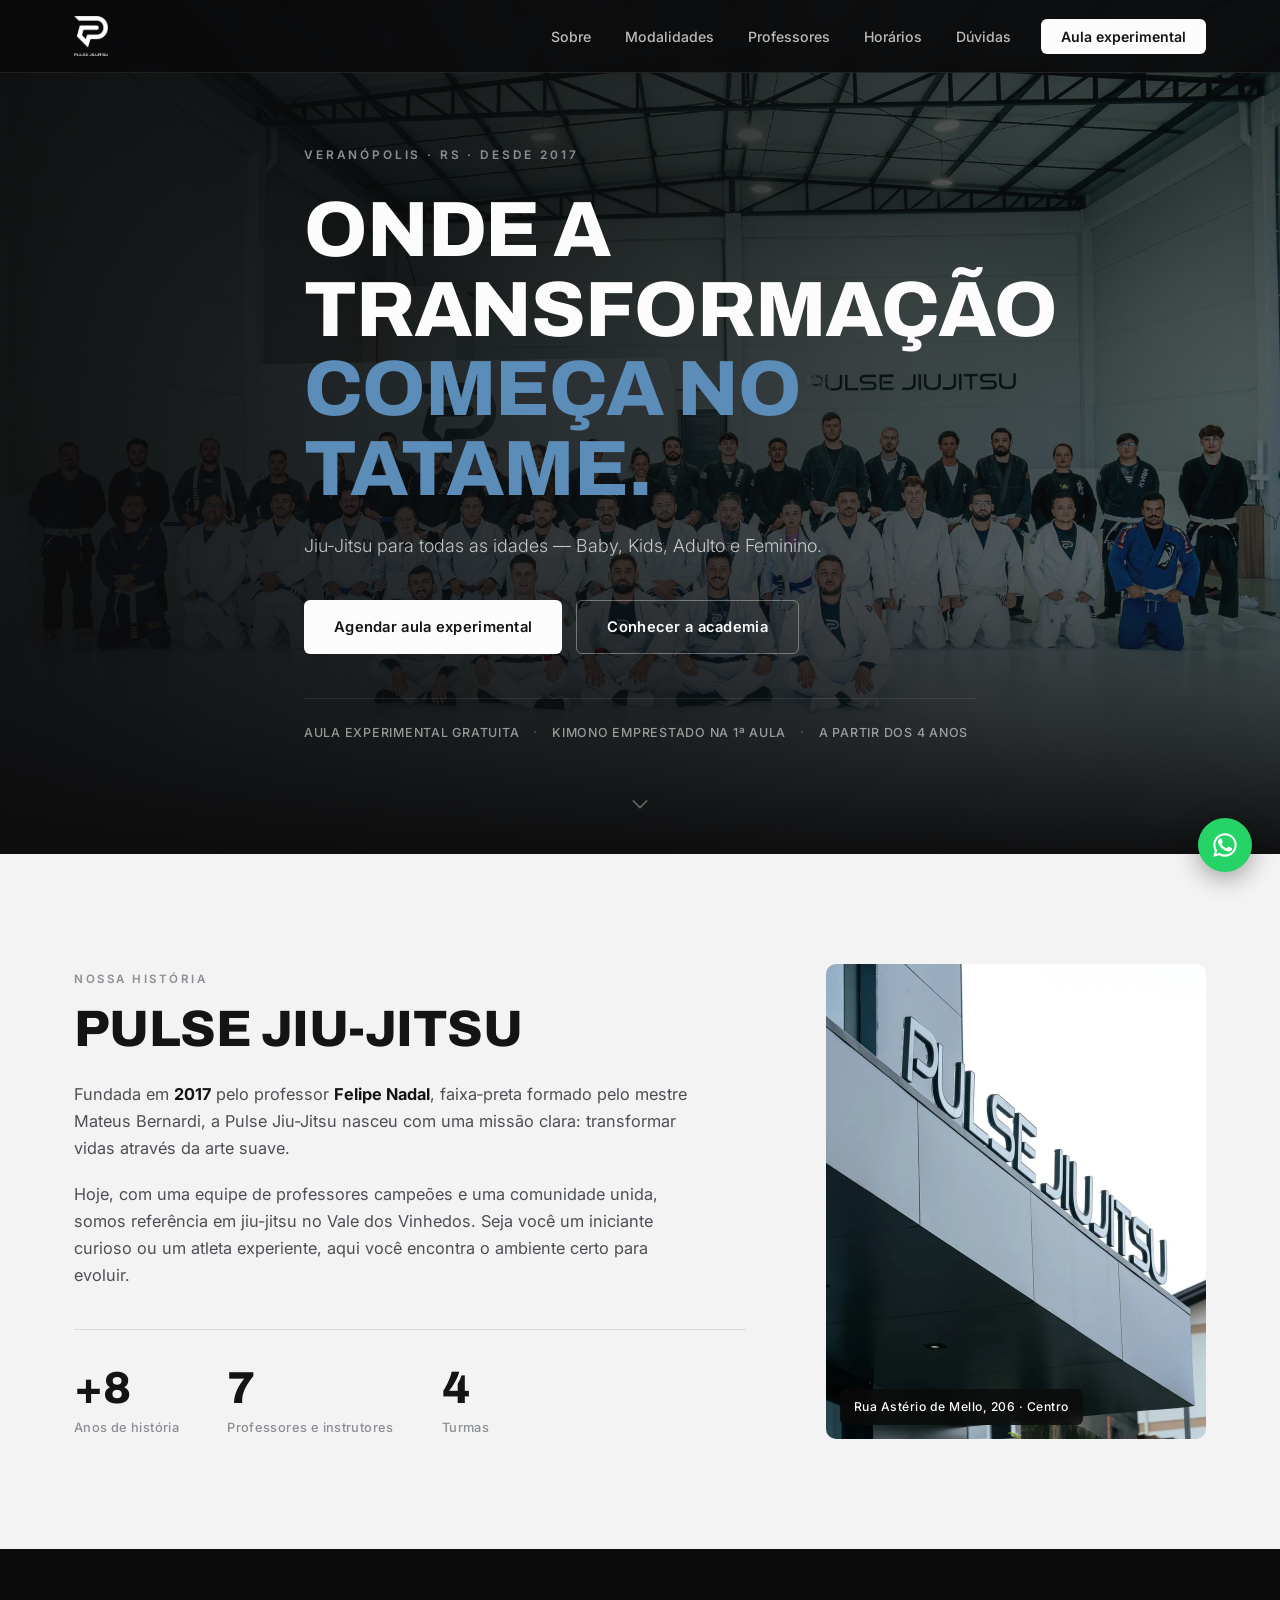
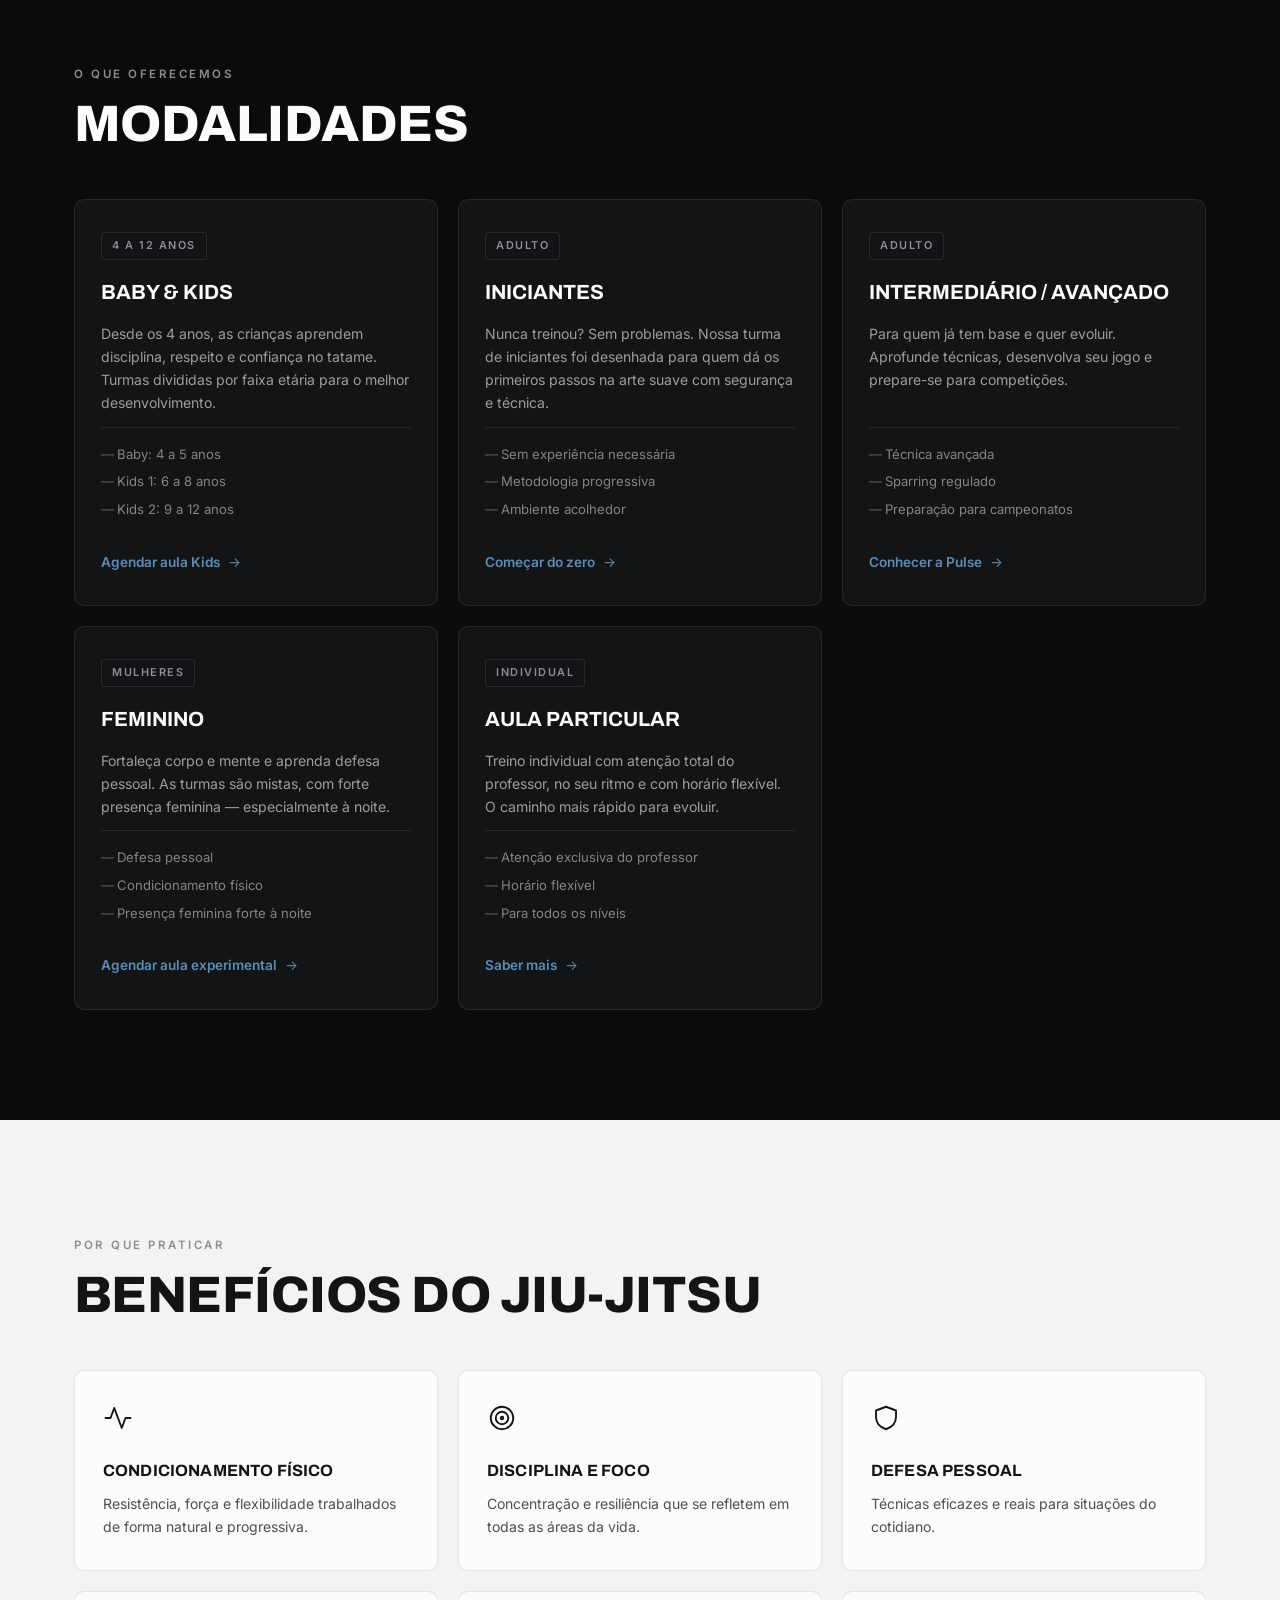
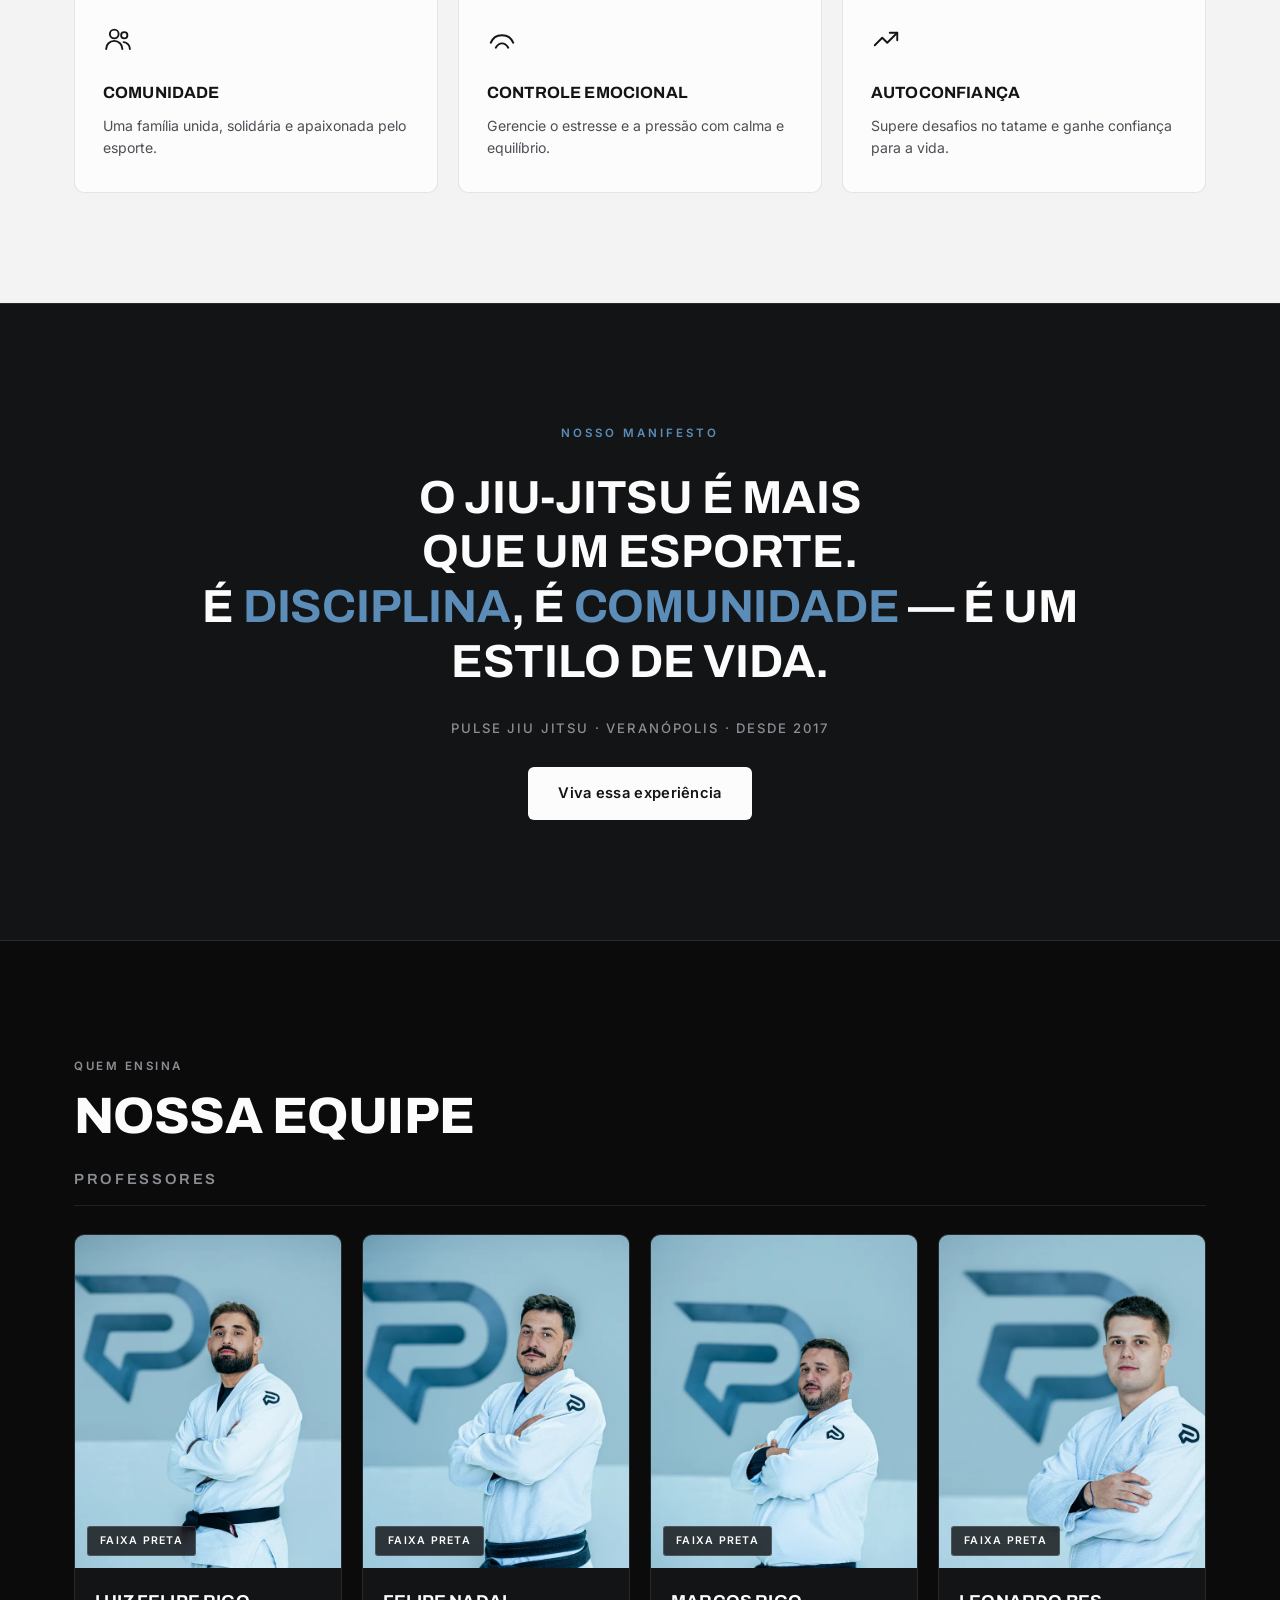
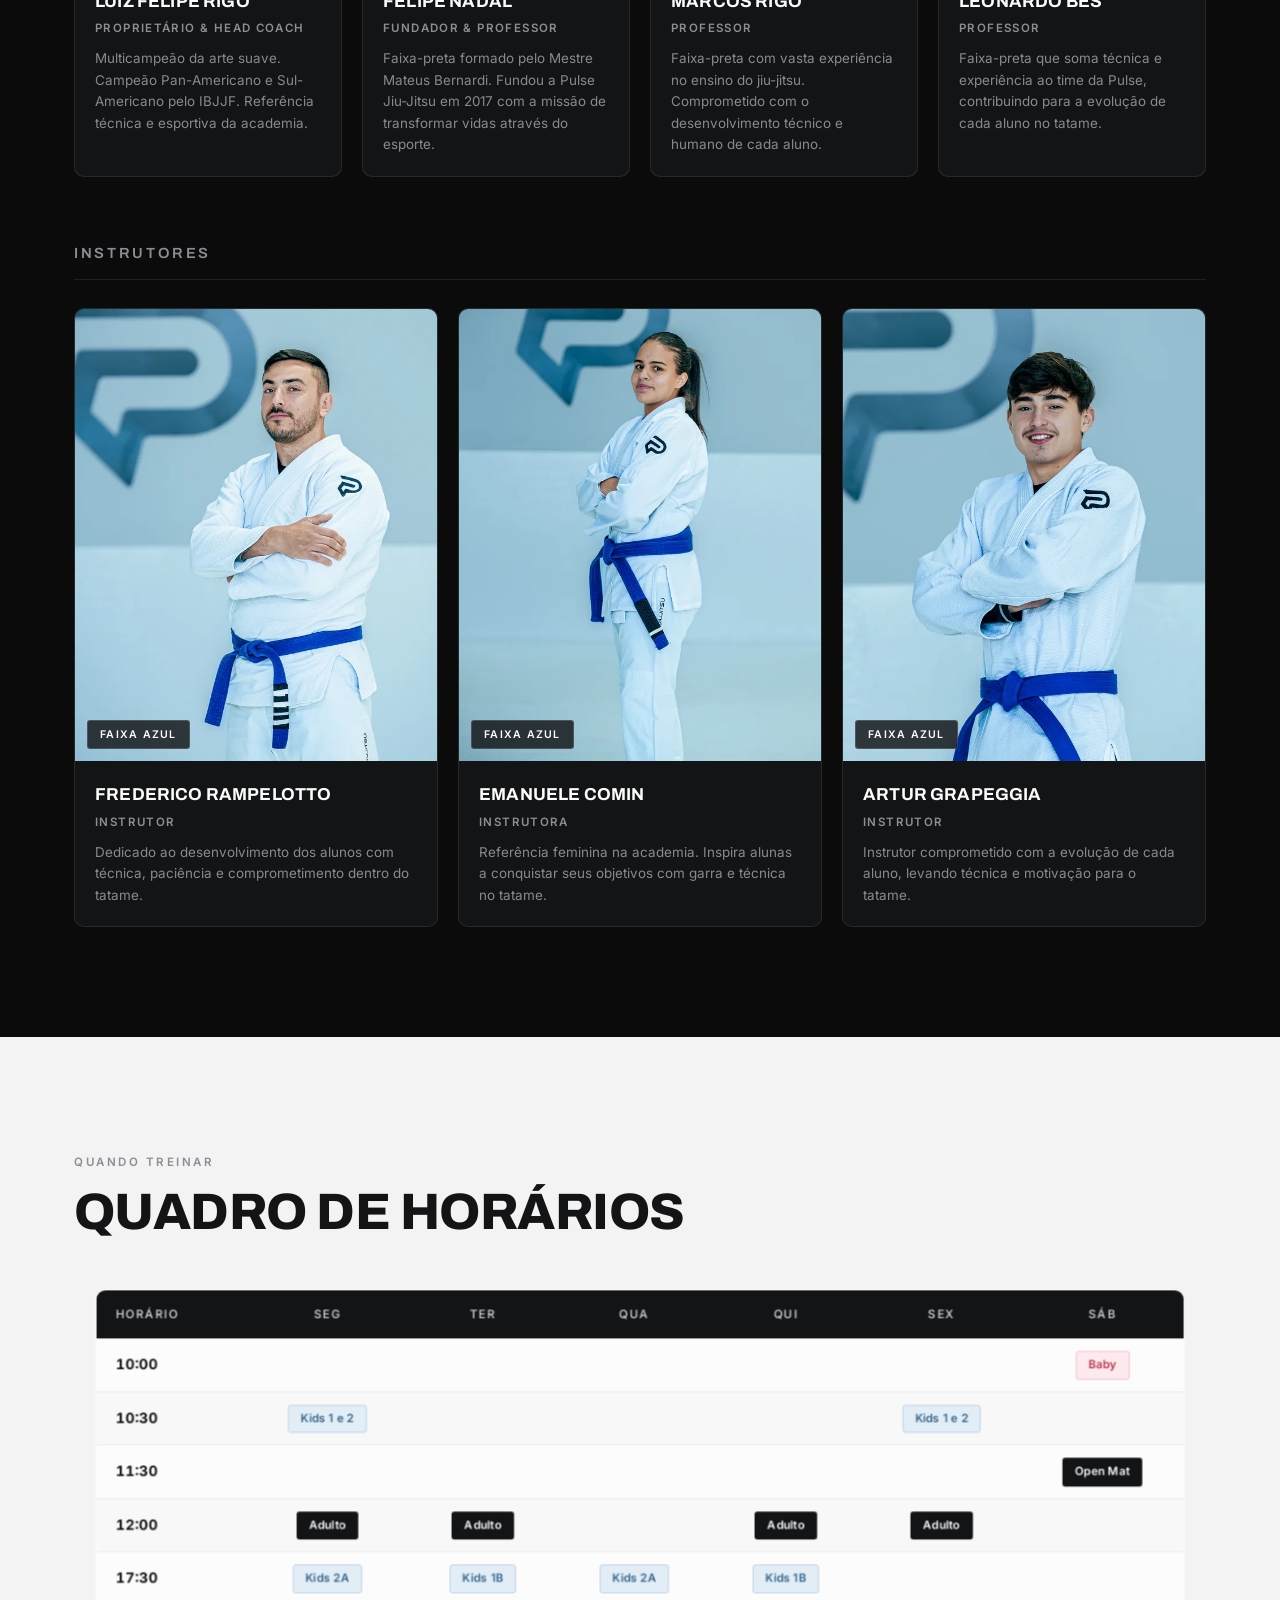
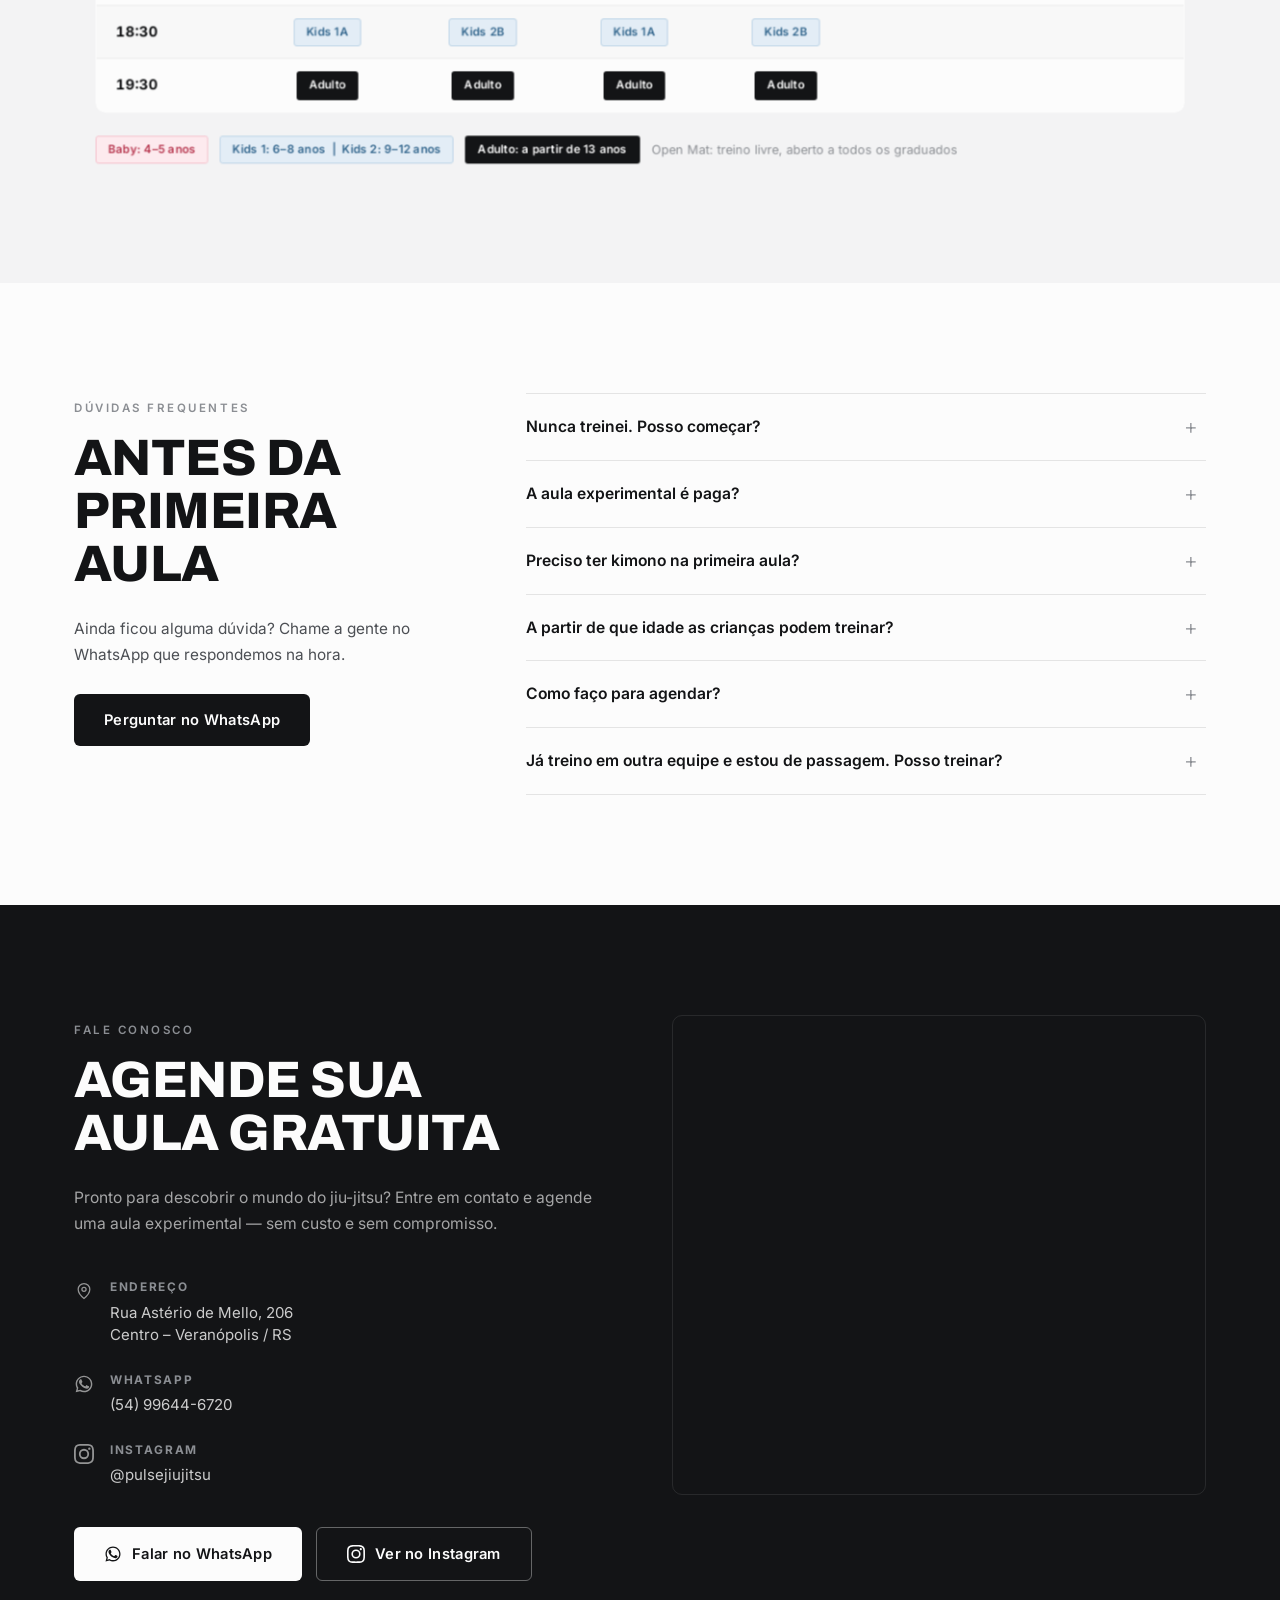
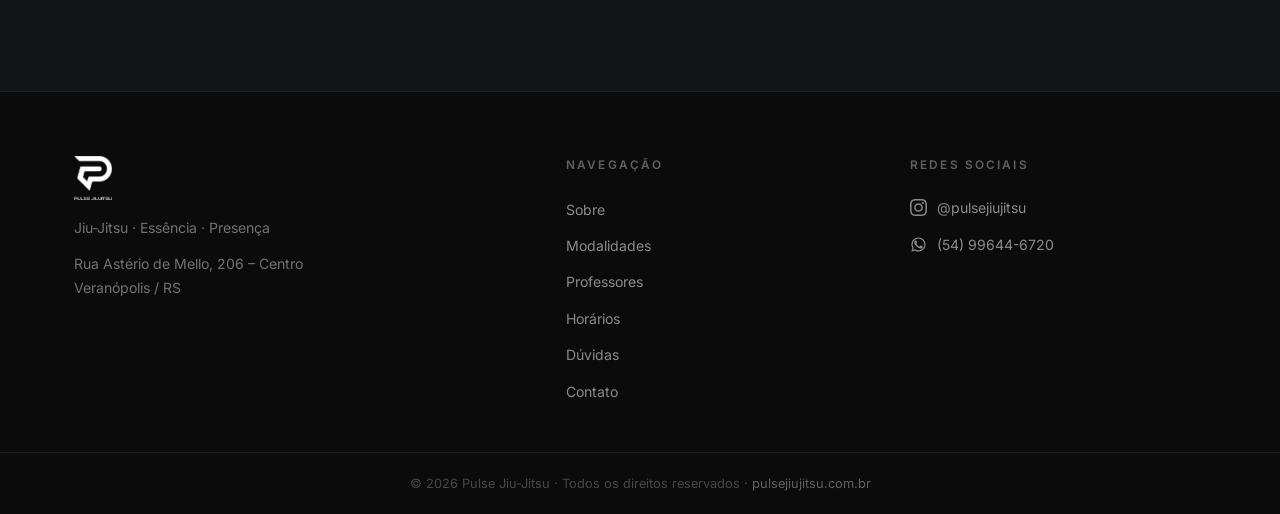
<file: index.html>
<!DOCTYPE html>
<html lang="pt-BR">
<head>
  <meta charset="UTF-8" />
  <meta name="viewport" content="width=device-width, initial-scale=1.0" />
  <meta name="description" content="Pulse Jiu-Jitsu – Academia de Jiu-Jitsu em Veranópolis/RS. Turmas para Baby, Kids, Adulto e Feminino. Aula experimental gratuita." />
  <meta name="keywords" content="jiu-jitsu, academia, veranópolis, RS, BJJ, Pulse, artes marciais" />
  <meta property="og:type" content="website" />
  <meta property="og:url" content="https://pulsejiujitsu.com.br" />
  <meta property="og:title" content="Pulse Jiu-Jitsu – Veranópolis/RS" />
  <meta property="og:description" content="Onde a transformação começa no tatame. Aula experimental gratuita — Baby, Kids, Adulto e Feminino." />
  <meta property="og:image" content="https://pulsejiujitsu.com.br/images/og-image.jpg" />
  <meta name="twitter:card" content="summary_large_image" />
  <title>Pulse Jiu-Jitsu | Veranópolis – RS</title>
  <link rel="icon" type="image/png" href="images/favicon.png" />
  <link rel="preconnect" href="https://fonts.googleapis.com" />
  <link rel="preconnect" href="https://fonts.gstatic.com" crossorigin />
  <link href="https://fonts.googleapis.com/css2?family=Archivo:wght@600;700;800&family=Inter:wght@300;400;500;600;700&display=swap" rel="stylesheet" />
  <link rel="preload" as="image" href="images/hero-bg.webp" fetchpriority="high" />
  <link rel="stylesheet" href="css/style.css" />
  <script type="application/ld+json">
  {
    "@context": "https://schema.org",
    "@type": "SportsActivityLocation",
    "name": "Pulse Jiu-Jitsu",
    "image": "https://pulsejiujitsu.com.br/images/og-image.jpg",
    "url": "https://pulsejiujitsu.com.br",
    "telephone": "+5554996446720",
    "priceRange": "$$",
    "address": {
      "@type": "PostalAddress",
      "streetAddress": "Rua Astério de Mello, 206",
      "addressLocality": "Veranópolis",
      "addressRegion": "RS",
      "postalCode": "95330-000",
      "addressCountry": "BR"
    },
    "sameAs": ["https://instagram.com/pulsejiujitsu"],
    "openingHoursSpecification": [
      {"@type":"OpeningHoursSpecification","dayOfWeek":["Monday","Tuesday","Wednesday","Thursday","Friday"],"opens":"10:00","closes":"20:30"},
      {"@type":"OpeningHoursSpecification","dayOfWeek":"Saturday","opens":"10:00","closes":"12:00"}
    ]
  }
  </script>
</head>
<body>

  <!-- ===== HEADER ===== -->
  <header class="header" id="header">
    <div class="container header__inner">
      <a href="#hero" class="header__logo">
        <img src="images/logo.png" alt="Pulse Jiu-Jitsu" />
      </a>
      <nav class="nav" id="nav">
        <ul class="nav__list">
          <li><a href="#sobre" class="nav__link">Sobre</a></li>
          <li><a href="#modalidades" class="nav__link">Modalidades</a></li>
          <li><a href="#professores" class="nav__link">Professores</a></li>
          <li><a href="#horarios" class="nav__link">Horários</a></li>
          <li><a href="#faq" class="nav__link">Dúvidas</a></li>
          <li><a href="#contato" class="nav__link nav__link--cta">Aula experimental</a></li>
        </ul>
      </nav>
      <button class="hamburger" id="hamburger" aria-label="Menu">
        <span></span><span></span><span></span>
      </button>
    </div>
  </header>

  <!-- ===== HERO ===== -->
  <section class="hero" id="hero">
    <div class="hero__bg"></div>
    <div class="container hero__content">
      <span class="hero__eyebrow">Veranópolis · RS · Desde 2017</span>
      <h1 class="hero__title">Onde a transformação<br><span class="text-accent">começa no tatame.</span></h1>
      <p class="hero__subtitle">Jiu-Jitsu para todas as idades — Baby, Kids, Adulto e Feminino.</p>
      <div class="hero__actions">
        <a href="https://wa.me/5554996446720?text=Olá!%20Quero%20agendar%20uma%20aula%20experimental%20na%20Pulse%20Jiu-Jitsu!" target="_blank" rel="noopener" class="btn btn--primary">Agendar aula experimental</a>
        <a href="#sobre" class="btn btn--outline">Conhecer a academia</a>
      </div>
      <ul class="hero__badges">
        <li>Aula experimental gratuita</li>
        <li>Kimono emprestado na 1ª aula</li>
        <li>A partir dos 4 anos</li>
      </ul>
    </div>
    <a href="#sobre" class="hero__scroll" aria-label="Rolar para baixo">
      <svg viewBox="0 0 24 24" fill="none" stroke="currentColor" stroke-width="1.5"><polyline points="6 9 12 15 18 9"/></svg>
    </a>
  </section>

  <!-- ===== SOBRE ===== -->
  <section class="sobre" id="sobre">
    <div class="container sobre__inner">
      <div class="sobre__text">
        <span class="section-label">Nossa história</span>
        <h2 class="section-title">Pulse Jiu-Jitsu</h2>
        <p>Fundada em <strong>2017</strong> pelo professor <strong>Felipe Nadal</strong>, faixa‑preta formado pelo mestre Mateus Bernardi, a Pulse Jiu-Jitsu nasceu com uma missão clara: transformar vidas através da arte suave.</p>
        <p>Hoje, com uma equipe de professores campeões e uma comunidade unida, somos referência em jiu-jitsu no Vale dos Vinhedos. Seja você um iniciante curioso ou um atleta experiente, aqui você encontra o ambiente certo para evoluir.</p>
        <div class="sobre__stats">
          <div class="stat">
            <span class="stat__number" data-count="8" data-prefix="+">+8</span>
            <span class="stat__label">Anos de história</span>
          </div>
          <div class="stat">
            <span class="stat__number" data-count="7">7</span>
            <span class="stat__label">Professores e instrutores</span>
          </div>
          <div class="stat">
            <span class="stat__number" data-count="4">4</span>
            <span class="stat__label">Turmas</span>
          </div>
        </div>
      </div>
      <div class="sobre__foto">
        <img src="images/fachada.webp" alt="Fachada da Pulse Jiu-Jitsu em Veranópolis" class="sobre__foto-img" width="760" height="950" loading="lazy" />
        <span class="sobre__foto-tag">Rua Astério de Mello, 206 · Centro</span>
      </div>
    </div>
  </section>

  <!-- ===== MODALIDADES ===== -->
  <section class="modalidades" id="modalidades">
    <div class="container">
      <span class="section-label">O que oferecemos</span>
      <h2 class="section-title section-title--light">Modalidades</h2>
      <div class="cards">

        <div class="card">
          <div class="card__badge">4 a 12 anos</div>
          <h3 class="card__title">Baby &amp; Kids</h3>
          <p class="card__text">Desde os 4 anos, as crianças aprendem disciplina, respeito e confiança no tatame. Turmas divididas por faixa etária para o melhor desenvolvimento.</p>
          <ul class="card__list">
            <li>Baby: 4 a 5 anos</li>
            <li>Kids 1: 6 a 8 anos</li>
            <li>Kids 2: 9 a 12 anos</li>
          </ul>
          <a href="https://wa.me/5554996446720?text=Olá!%20Quero%20agendar%20uma%20aula%20experimental%20Kids%20na%20Pulse%20Jiu-Jitsu!" target="_blank" rel="noopener" class="card__cta">Agendar aula Kids</a>
        </div>

        <div class="card">
          <div class="card__badge">Adulto</div>
          <h3 class="card__title">Iniciantes</h3>
          <p class="card__text">Nunca treinou? Sem problemas. Nossa turma de iniciantes foi desenhada para quem dá os primeiros passos na arte suave com segurança e técnica.</p>
          <ul class="card__list">
            <li>Sem experiência necessária</li>
            <li>Metodologia progressiva</li>
            <li>Ambiente acolhedor</li>
          </ul>
          <a href="https://wa.me/5554996446720?text=Olá!%20Nunca%20treinei%20e%20quero%20agendar%20uma%20aula%20experimental%20na%20Pulse%20Jiu-Jitsu!" target="_blank" rel="noopener" class="card__cta">Começar do zero</a>
        </div>

        <div class="card">
          <div class="card__badge">Adulto</div>
          <h3 class="card__title">Intermediário / Avançado</h3>
          <p class="card__text">Para quem já tem base e quer evoluir. Aprofunde técnicas, desenvolva seu jogo e prepare-se para competições.</p>
          <ul class="card__list">
            <li>Técnica avançada</li>
            <li>Sparring regulado</li>
            <li>Preparação para campeonatos</li>
          </ul>
          <a href="https://wa.me/5554996446720?text=Olá!%20Já%20treino%20jiu-jitsu%20e%20quero%20conhecer%20a%20Pulse!" target="_blank" rel="noopener" class="card__cta">Conhecer a Pulse</a>
        </div>

        <div class="card">
          <div class="card__badge">Mulheres</div>
          <h3 class="card__title">Feminino</h3>
          <p class="card__text">Fortaleça corpo e mente e aprenda defesa pessoal. As turmas são mistas, com forte presença feminina — especialmente à noite.</p>
          <ul class="card__list">
            <li>Defesa pessoal</li>
            <li>Condicionamento físico</li>
            <li>Presença feminina forte à noite</li>
          </ul>
          <a href="https://wa.me/5554996446720?text=Olá!%20Quero%20agendar%20uma%20aula%20experimental%20na%20Pulse%20Jiu-Jitsu!" target="_blank" rel="noopener" class="card__cta">Agendar aula experimental</a>
        </div>

        <div class="card">
          <div class="card__badge">Individual</div>
          <h3 class="card__title">Aula Particular</h3>
          <p class="card__text">Treino individual com atenção total do professor, no seu ritmo e com horário flexível. O caminho mais rápido para evoluir.</p>
          <ul class="card__list">
            <li>Atenção exclusiva do professor</li>
            <li>Horário flexível</li>
            <li>Para todos os níveis</li>
          </ul>
          <a href="https://wa.me/5554996446720?text=Olá!%20Quero%20informações%20sobre%20aulas%20particulares%20na%20Pulse!" target="_blank" rel="noopener" class="card__cta">Saber mais</a>
        </div>

      </div>
    </div>
  </section>

  <!-- ===== BENEFÍCIOS ===== -->
  <section class="beneficios" id="beneficios">
    <div class="container">
      <span class="section-label">Por que praticar</span>
      <h2 class="section-title">Benefícios do Jiu-Jitsu</h2>
      <div class="beneficios__grid">
        <div class="beneficio">
          <svg class="beneficio__icon" viewBox="0 0 24 24" fill="none" stroke="currentColor" stroke-width="1.5" stroke-linecap="round" stroke-linejoin="round"><polyline points="2 12 6 12 9 4 15 20 18 12 22 12"/></svg>
          <h4>Condicionamento físico</h4>
          <p>Resistência, força e flexibilidade trabalhados de forma natural e progressiva.</p>
        </div>
        <div class="beneficio">
          <svg class="beneficio__icon" viewBox="0 0 24 24" fill="none" stroke="currentColor" stroke-width="1.5" stroke-linecap="round" stroke-linejoin="round"><circle cx="12" cy="12" r="9"/><circle cx="12" cy="12" r="5"/><circle cx="12" cy="12" r="1"/></svg>
          <h4>Disciplina e foco</h4>
          <p>Concentração e resiliência que se refletem em todas as áreas da vida.</p>
        </div>
        <div class="beneficio">
          <svg class="beneficio__icon" viewBox="0 0 24 24" fill="none" stroke="currentColor" stroke-width="1.5" stroke-linecap="round" stroke-linejoin="round"><path d="M12 3l8 3v5c0 5-3.5 8.5-8 10-4.5-1.5-8-5-8-10V6l8-3z"/></svg>
          <h4>Defesa pessoal</h4>
          <p>Técnicas eficazes e reais para situações do cotidiano.</p>
        </div>
        <div class="beneficio">
          <svg class="beneficio__icon" viewBox="0 0 24 24" fill="none" stroke="currentColor" stroke-width="1.5" stroke-linecap="round" stroke-linejoin="round"><circle cx="9" cy="8" r="3.5"/><path d="M2.5 20c0-3.6 2.9-6.5 6.5-6.5s6.5 2.9 6.5 6.5"/><circle cx="17" cy="9" r="2.5"/><path d="M16.5 14.5c2.9.3 5 2.7 5 5.5"/></svg>
          <h4>Comunidade</h4>
          <p>Uma família unida, solidária e apaixonada pelo esporte.</p>
        </div>
        <div class="beneficio">
          <svg class="beneficio__icon" viewBox="0 0 24 24" fill="none" stroke="currentColor" stroke-width="1.5" stroke-linecap="round" stroke-linejoin="round"><path d="M3 15c2-4 4-6 9-6s7 2 9 6"/><path d="M7 19c1.2-2.2 2.5-3.5 5-3.5s3.8 1.3 5 3.5"/></svg>
          <h4>Controle emocional</h4>
          <p>Gerencie o estresse e a pressão com calma e equilíbrio.</p>
        </div>
        <div class="beneficio">
          <svg class="beneficio__icon" viewBox="0 0 24 24" fill="none" stroke="currentColor" stroke-width="1.5" stroke-linecap="round" stroke-linejoin="round"><polyline points="3 17 9 11 13 15 21 7"/><polyline points="15 7 21 7 21 13"/></svg>
          <h4>Autoconfiança</h4>
          <p>Supere desafios no tatame e ganhe confiança para a vida.</p>
        </div>
      </div>
    </div>
  </section>

  <!-- ===== MANIFESTO ===== -->
  <section class="manifesto" id="manifesto">
    <div class="container">
      <div class="manifesto__inner">
        <span class="manifesto__label">Nosso manifesto</span>
        <p class="manifesto__text">O jiu-jitsu é mais que um esporte.<br>É <em>disciplina</em>, é <em>comunidade</em> — é um estilo de vida.</p>
        <span class="manifesto__origin">Pulse Jiu Jitsu · Veranópolis · Desde 2017</span>
        <a href="https://wa.me/5554996446720?text=Olá!%20Quero%20agendar%20uma%20aula%20experimental%20na%20Pulse%20Jiu-Jitsu!" target="_blank" rel="noopener" class="btn btn--primary">Viva essa experiência</a>
      </div>
    </div>
  </section>

  <!-- ===== PROFESSORES ===== -->
  <section class="professores" id="professores">
    <div class="container">
      <span class="section-label">Quem ensina</span>
      <h2 class="section-title section-title--light">Nossa Equipe</h2>

      <div class="team__group">
        <h3 class="team__group-title">Professores</h3>
        <div class="team team--4">

          <div class="team__card">
            <div class="team__photo-wrap">
              <img src="images/prof-luiz.webp" alt="Luiz Felipe Rigo" class="team__photo" width="640" height="800" loading="lazy" />
              <span class="team__belt">Faixa Preta</span>
            </div>
            <div class="team__info">
              <h4 class="team__name">Luiz Felipe Rigo</h4>
              <p class="team__role">Proprietário &amp; Head Coach</p>
              <p class="team__bio">Multicampeão da arte suave. Campeão Pan-Americano e Sul-Americano pelo IBJJF. Referência técnica e esportiva da academia.</p>
            </div>
          </div>

          <div class="team__card">
            <div class="team__photo-wrap">
              <img src="images/prof-felipe.webp" alt="Felipe Nadal" class="team__photo" width="640" height="800" loading="lazy" />
              <span class="team__belt">Faixa Preta</span>
            </div>
            <div class="team__info">
              <h4 class="team__name">Felipe Nadal</h4>
              <p class="team__role">Fundador &amp; Professor</p>
              <p class="team__bio">Faixa-preta formado pelo Mestre Mateus Bernardi. Fundou a Pulse Jiu-Jitsu em 2017 com a missão de transformar vidas através do esporte.</p>
            </div>
          </div>

          <div class="team__card">
            <div class="team__photo-wrap">
              <img src="images/prof-marcos.webp" alt="Marcos Rigo" class="team__photo" width="640" height="800" loading="lazy" />
              <span class="team__belt">Faixa Preta</span>
            </div>
            <div class="team__info">
              <h4 class="team__name">Marcos Rigo</h4>
              <p class="team__role">Professor</p>
              <p class="team__bio">Faixa-preta com vasta experiência no ensino do jiu-jitsu. Comprometido com o desenvolvimento técnico e humano de cada aluno.</p>
            </div>
          </div>

          <div class="team__card">
            <div class="team__photo-wrap">
              <img src="images/prof-leonardo.webp" alt="Leonardo Bes" class="team__photo" width="640" height="800" loading="lazy" />
              <span class="team__belt">Faixa Preta</span>
            </div>
            <div class="team__info">
              <h4 class="team__name">Leonardo Bes</h4>
              <p class="team__role">Professor</p>
              <p class="team__bio">Faixa-preta que soma técnica e experiência ao time da Pulse, contribuindo para a evolução de cada aluno no tatame.</p>
            </div>
          </div>

        </div>
      </div>

      <div class="team__group">
        <h3 class="team__group-title">Instrutores</h3>
        <div class="team team--3">

          <div class="team__card">
            <div class="team__photo-wrap">
              <img src="images/prof-fred.webp" alt="Frederico Rampelotto" class="team__photo" width="640" height="800" loading="lazy" />
              <span class="team__belt">Faixa Azul</span>
            </div>
            <div class="team__info">
              <h4 class="team__name">Frederico Rampelotto</h4>
              <p class="team__role">Instrutor</p>
              <p class="team__bio">Dedicado ao desenvolvimento dos alunos com técnica, paciência e comprometimento dentro do tatame.</p>
            </div>
          </div>

          <div class="team__card">
            <div class="team__photo-wrap">
              <img src="images/prof-emanuele.webp" alt="Emanuele Comin" class="team__photo" width="640" height="800" loading="lazy" />
              <span class="team__belt">Faixa Azul</span>
            </div>
            <div class="team__info">
              <h4 class="team__name">Emanuele Comin</h4>
              <p class="team__role">Instrutora</p>
              <p class="team__bio">Referência feminina na academia. Inspira alunas a conquistar seus objetivos com garra e técnica no tatame.</p>
            </div>
          </div>

          <div class="team__card">
            <div class="team__photo-wrap">
              <img src="images/prof-artur.webp" alt="Artur Grapeggia" class="team__photo" width="640" height="800" loading="lazy" />
              <span class="team__belt">Faixa Azul</span>
            </div>
            <div class="team__info">
              <h4 class="team__name">Artur Grapeggia</h4>
              <p class="team__role">Instrutor</p>
              <p class="team__bio">Instrutor comprometido com a evolução de cada aluno, levando técnica e motivação para o tatame.</p>
            </div>
          </div>

        </div>
      </div>

    </div>
  </section>

  <!-- ===== HORÁRIOS ===== -->
  <section class="horarios" id="horarios">
    <div class="container">
      <span class="section-label">Quando treinar</span>
      <h2 class="section-title">Quadro de Horários</h2>
      <div class="horarios__wrap horarios__fx" id="horariosFx">
        <div class="table-scroll">
          <table class="schedule">
            <thead>
              <tr>
                <th>Horário</th>
                <th>Seg</th>
                <th>Ter</th>
                <th>Qua</th>
                <th>Qui</th>
                <th>Sex</th>
                <th>Sáb</th>
              </tr>
            </thead>
            <tbody>
              <tr>
                <td class="schedule__time">10:00</td>
                <td></td>
                <td></td>
                <td></td>
                <td></td>
                <td></td>
                <td><span class="pill pill--baby">Baby</span></td>
              </tr>
              <tr>
                <td class="schedule__time">10:30</td>
                <td><span class="pill pill--kids">Kids 1 e 2</span></td>
                <td></td>
                <td></td>
                <td></td>
                <td><span class="pill pill--kids">Kids 1 e 2</span></td>
                <td></td>
              </tr>
              <tr>
                <td class="schedule__time">11:30</td>
                <td></td>
                <td></td>
                <td></td>
                <td></td>
                <td></td>
                <td><span class="pill pill--adulto">Open Mat</span></td>
              </tr>
              <tr>
                <td class="schedule__time">12:00</td>
                <td><span class="pill pill--adulto">Adulto</span></td>
                <td><span class="pill pill--adulto">Adulto</span></td>
                <td></td>
                <td><span class="pill pill--adulto">Adulto</span></td>
                <td><span class="pill pill--adulto">Adulto</span></td>
                <td></td>
              </tr>
              <tr>
                <td class="schedule__time">17:30</td>
                <td><span class="pill pill--kids">Kids 2A</span></td>
                <td><span class="pill pill--kids">Kids 1B</span></td>
                <td><span class="pill pill--kids">Kids 2A</span></td>
                <td><span class="pill pill--kids">Kids 1B</span></td>
                <td></td>
                <td></td>
              </tr>
              <tr>
                <td class="schedule__time">18:30</td>
                <td><span class="pill pill--kids">Kids 1A</span></td>
                <td><span class="pill pill--kids">Kids 2B</span></td>
                <td><span class="pill pill--kids">Kids 1A</span></td>
                <td><span class="pill pill--kids">Kids 2B</span></td>
                <td></td>
                <td></td>
              </tr>
              <tr>
                <td class="schedule__time">19:30</td>
                <td><span class="pill pill--adulto">Adulto</span></td>
                <td><span class="pill pill--adulto">Adulto</span></td>
                <td><span class="pill pill--adulto">Adulto</span></td>
                <td><span class="pill pill--adulto">Adulto</span></td>
                <td></td>
                <td></td>
              </tr>
            </tbody>
          </table>
        </div>
        <div class="horarios__legend">
          <span class="pill pill--baby">Baby: 4–5 anos</span>
          <span class="pill pill--kids">Kids 1: 6–8 anos &nbsp;|&nbsp; Kids 2: 9–12 anos</span>
          <span class="pill pill--adulto">Adulto: a partir de 13 anos</span>
          <span class="horarios__nota">Open Mat: treino livre, aberto a todos os graduados</span>
        </div>
      </div>
    </div>
  </section>

  <!-- ===== FAQ ===== -->
  <section class="faq" id="faq">
    <div class="container faq__inner">
      <div class="faq__head">
        <span class="section-label">Dúvidas frequentes</span>
        <h2 class="section-title">Antes da primeira aula</h2>
        <p class="faq__desc">Ainda ficou alguma dúvida? Chame a gente no WhatsApp que respondemos na hora.</p>
        <a href="https://wa.me/5554996446720?text=Olá!%20Tenho%20uma%20dúvida%20sobre%20a%20Pulse%20Jiu-Jitsu!" target="_blank" rel="noopener" class="btn btn--dark">Perguntar no WhatsApp</a>
      </div>
      <div class="faq__list">

        <details class="faq__item">
          <summary>Nunca treinei. Posso começar?</summary>
          <p>Sim! Não precisa de nenhuma experiência. Temos turma dedicada para iniciantes e a aula experimental é gratuita justamente para você conhecer sem compromisso.</p>
        </details>

        <details class="faq__item">
          <summary>A aula experimental é paga?</summary>
          <p>Não — a primeira aula é <strong>gratuita e sem compromisso</strong>. É só agendar pelo WhatsApp e aparecer.</p>
        </details>

        <details class="faq__item">
          <summary>Preciso ter kimono na primeira aula?</summary>
          <p>Não precisa. A gente <strong>empresta o material</strong> na aula experimental. Venha de roupa confortável e traga uma garrafa de água.</p>
        </details>

        <details class="faq__item">
          <summary>A partir de que idade as crianças podem treinar?</summary>
          <p>A partir dos <strong>4 anos</strong>, na turma Baby. As turmas são divididas por idade: Baby (4–5), Kids 1 (6–8) e Kids 2 (9–12).</p>
        </details>

        <details class="faq__item">
          <summary>Como faço para agendar?</summary>
          <p>É só chamar no WhatsApp <a href="https://wa.me/5554996446720" target="_blank" rel="noopener">(54) 99644-6720</a>. Somente a primeira aula precisa de agendamento — depois é só comparecer nos horários da grade.</p>
        </details>

        <details class="faq__item">
          <summary>Já treino em outra equipe e estou de passagem. Posso treinar?</summary>
          <p>Claro! Visitantes são bem-vindos em qualquer horário da grade. Mande uma mensagem antes para a gente te receber bem.</p>
        </details>

      </div>
    </div>
  </section>

  <!-- ===== CONTATO ===== -->
  <section class="contato" id="contato">
    <div class="container contato__inner">
      <div class="contato__info">
        <span class="section-label">Fale conosco</span>
        <h2 class="section-title section-title--light">Agende sua<br>aula gratuita</h2>
        <p class="contato__desc">Pronto para descobrir o mundo do jiu-jitsu? Entre em contato e agende uma aula experimental — sem custo e sem compromisso.</p>

        <div class="contato__items">
          <div class="contato__item">
            <svg class="contato__icon" viewBox="0 0 24 24" fill="none" stroke="currentColor" stroke-width="1.5" stroke-linecap="round" stroke-linejoin="round"><path d="M12 21s-7-5.5-7-11a7 7 0 0 1 14 0c0 5.5-7 11-7 11z"/><circle cx="12" cy="10" r="2.5"/></svg>
            <div>
              <strong>Endereço</strong>
              <p>Rua Astério de Mello, 206<br>Centro – Veranópolis / RS</p>
            </div>
          </div>
          <div class="contato__item">
            <svg class="contato__icon" viewBox="0 0 24 24" fill="currentColor"><path d="M17.472 14.382c-.297-.149-1.758-.867-2.03-.967-.273-.099-.471-.148-.67.15-.197.297-.767.966-.94 1.164-.173.199-.347.223-.644.075-.297-.15-1.255-.463-2.39-1.475-.883-.788-1.48-1.761-1.653-2.059-.173-.297-.018-.458.13-.606.134-.133.298-.347.446-.52.149-.174.198-.298.298-.497.099-.198.05-.371-.025-.52-.075-.149-.669-1.612-.916-2.207-.242-.579-.487-.5-.669-.51-.173-.008-.371-.01-.57-.01-.198 0-.52.074-.792.372-.272.297-1.04 1.016-1.04 2.479 0 1.462 1.065 2.875 1.213 3.074.149.198 2.096 3.2 5.077 4.487.709.306 1.262.489 1.694.625.712.227 1.36.195 1.871.118.571-.085 1.758-.719 2.006-1.413.248-.694.248-1.289.173-1.413-.074-.124-.272-.198-.57-.347z"/><path d="M12.004 2C6.477 2 2.002 6.479 2 12.01a9.98 9.98 0 001.334 5.005L2 22l5.143-1.311A9.97 9.97 0 0012.004 22C17.531 22 22 17.523 22 12c0-5.522-4.469-10-9.996-10zm0 18.162a8.289 8.289 0 01-4.224-1.155l-.303-.18-3.051.779.807-2.966-.198-.317A8.272 8.272 0 013.733 12c0-4.561 3.712-8.273 8.271-8.273 4.558 0 8.27 3.712 8.27 8.273 0 4.558-3.712 8.162-8.27 8.162z"/></svg>
            <div>
              <strong>WhatsApp</strong>
              <p><a href="https://wa.me/5554996446720" target="_blank" rel="noopener">(54) 99644-6720</a></p>
            </div>
          </div>
          <div class="contato__item">
            <svg class="contato__icon" viewBox="0 0 24 24" fill="currentColor"><path d="M12 2.163c3.204 0 3.584.012 4.85.07 3.252.148 4.771 1.691 4.919 4.919.058 1.265.069 1.645.069 4.849 0 3.205-.012 3.584-.069 4.849-.149 3.225-1.664 4.771-4.919 4.919-1.266.058-1.644.07-4.85.07-3.204 0-3.584-.012-4.849-.07-3.26-.149-4.771-1.699-4.919-4.92-.058-1.265-.07-1.644-.07-4.849 0-3.204.013-3.583.07-4.849.149-3.227 1.664-4.771 4.919-4.919 1.266-.057 1.645-.069 4.849-.069zM12 0C8.741 0 8.333.014 7.053.072 2.695.272.273 2.69.073 7.052.014 8.333 0 8.741 0 12c0 3.259.014 3.668.072 4.948.2 4.358 2.618 6.78 6.98 6.98C8.333 23.986 8.741 24 12 24c3.259 0 3.668-.014 4.948-.072 4.354-.2 6.782-2.618 6.979-6.98.059-1.28.073-1.689.073-4.948 0-3.259-.014-3.667-.072-4.947-.196-4.354-2.617-6.78-6.979-6.98C15.668.014 15.259 0 12 0zm0 5.838a6.162 6.162 0 100 12.324 6.162 6.162 0 000-12.324zM12 16a4 4 0 110-8 4 4 0 010 8zm6.406-11.845a1.44 1.44 0 100 2.881 1.44 1.44 0 000-2.881z"/></svg>
            <div>
              <strong>Instagram</strong>
              <p><a href="https://instagram.com/pulsejiujitsu" target="_blank" rel="noopener">@pulsejiujitsu</a></p>
            </div>
          </div>
        </div>

        <div class="contato__ctas">
          <a href="https://wa.me/5554996446720?text=Olá!%20Quero%20agendar%20uma%20aula%20experimental%20na%20Pulse%20Jiu-Jitsu!" target="_blank" rel="noopener" class="btn btn--primary btn--icon">
            <svg viewBox="0 0 24 24" fill="currentColor"><path d="M17.472 14.382c-.297-.149-1.758-.867-2.03-.967-.273-.099-.471-.148-.67.15-.197.297-.767.966-.94 1.164-.173.199-.347.223-.644.075-.297-.15-1.255-.463-2.39-1.475-.883-.788-1.48-1.761-1.653-2.059-.173-.297-.018-.458.13-.606.134-.133.298-.347.446-.52.149-.174.198-.298.298-.497.099-.198.05-.371-.025-.52-.075-.149-.669-1.612-.916-2.207-.242-.579-.487-.5-.669-.51-.173-.008-.371-.01-.57-.01-.198 0-.52.074-.792.372-.272.297-1.04 1.016-1.04 2.479 0 1.462 1.065 2.875 1.213 3.074.149.198 2.096 3.2 5.077 4.487.709.306 1.262.489 1.694.625.712.227 1.36.195 1.871.118.571-.085 1.758-.719 2.006-1.413.248-.694.248-1.289.173-1.413-.074-.124-.272-.198-.57-.347z"/><path d="M12.004 2C6.477 2 2.002 6.479 2 12.01a9.98 9.98 0 001.334 5.005L2 22l5.143-1.311A9.97 9.97 0 0012.004 22C17.531 22 22 17.523 22 12c0-5.522-4.469-10-9.996-10zm0 18.162a8.289 8.289 0 01-4.224-1.155l-.303-.18-3.051.779.807-2.966-.198-.317A8.272 8.272 0 013.733 12c0-4.561 3.712-8.273 8.271-8.273 4.558 0 8.27 3.712 8.27 8.273 0 4.558-3.712 8.162-8.27 8.162z"/></svg>
            Falar no WhatsApp
          </a>
          <a href="https://instagram.com/pulsejiujitsu" target="_blank" rel="noopener" class="btn btn--outline btn--icon">
            <svg viewBox="0 0 24 24" fill="currentColor"><path d="M12 2.163c3.204 0 3.584.012 4.85.07 3.252.148 4.771 1.691 4.919 4.919.058 1.265.069 1.645.069 4.849 0 3.205-.012 3.584-.069 4.849-.149 3.225-1.664 4.771-4.919 4.919-1.266.058-1.644.07-4.85.07-3.204 0-3.584-.012-4.849-.07-3.26-.149-4.771-1.699-4.919-4.92-.058-1.265-.07-1.644-.07-4.849 0-3.204.013-3.583.07-4.849.149-3.227 1.664-4.771 4.919-4.919 1.266-.057 1.645-.069 4.849-.069zM12 0C8.741 0 8.333.014 7.053.072 2.695.272.273 2.69.073 7.052.014 8.333 0 8.741 0 12c0 3.259.014 3.668.072 4.948.2 4.358 2.618 6.78 6.98 6.98C8.333 23.986 8.741 24 12 24c3.259 0 3.668-.014 4.948-.072 4.354-.2 6.782-2.618 6.979-6.98.059-1.28.073-1.689.073-4.948 0-3.259-.014-3.667-.072-4.947-.196-4.354-2.617-6.78-6.979-6.98C15.668.014 15.259 0 12 0zm0 5.838a6.162 6.162 0 100 12.324 6.162 6.162 0 000-12.324zM12 16a4 4 0 110-8 4 4 0 010 8zm6.406-11.845a1.44 1.44 0 100 2.881 1.44 1.44 0 000-2.881z"/></svg>
            Ver no Instagram
          </a>
        </div>
      </div>

      <div class="contato__map">
        <iframe
          src="https://www.google.com/maps/embed?pb=!1m18!1m12!1m3!1d3524.9!2d-51.5416!3d-28.9380!2m3!1f0!2f0!3f0!3m2!1i1024!2i768!4f13.1!3m3!1m2!1s0x0%3A0x0!2zMjjCsDU2JzE2LjkiUyA1McKwMzInMzAuMiJX!5e0!3m2!1spt-BR!2sbr!4v1234567890"
          width="100%"
          height="100%"
          style="border:0;"
          allowfullscreen=""
          loading="lazy"
          referrerpolicy="no-referrer-when-downgrade"
          title="Localização Pulse Jiu-Jitsu">
        </iframe>
      </div>
    </div>
  </section>

  <!-- ===== FOOTER ===== -->
  <footer class="footer">
    <div class="container footer__inner">
      <div class="footer__brand">
        <img src="images/logo.png" alt="Pulse Jiu-Jitsu" class="footer__logo" />
        <p>Jiu-Jitsu · Essência · Presença</p>
        <p class="footer__address">Rua Astério de Mello, 206 – Centro<br>Veranópolis / RS</p>
      </div>
      <div class="footer__links">
        <h4>Navegação</h4>
        <ul>
          <li><a href="#sobre">Sobre</a></li>
          <li><a href="#modalidades">Modalidades</a></li>
          <li><a href="#professores">Professores</a></li>
          <li><a href="#horarios">Horários</a></li>
          <li><a href="#faq">Dúvidas</a></li>
          <li><a href="#contato">Contato</a></li>
        </ul>
      </div>
      <div class="footer__social">
        <h4>Redes sociais</h4>
        <div class="footer__social-links">
          <a href="https://instagram.com/pulsejiujitsu" target="_blank" rel="noopener" aria-label="Instagram">
            <svg viewBox="0 0 24 24" fill="currentColor"><path d="M12 2.163c3.204 0 3.584.012 4.85.07 3.252.148 4.771 1.691 4.919 4.919.058 1.265.069 1.645.069 4.849 0 3.205-.012 3.584-.069 4.849-.149 3.225-1.664 4.771-4.919 4.919-1.266.058-1.644.07-4.85.07-3.204 0-3.584-.012-4.849-.07-3.26-.149-4.771-1.699-4.919-4.92-.058-1.265-.07-1.644-.07-4.849 0-3.204.013-3.583.07-4.849.149-3.227 1.664-4.771 4.919-4.919 1.266-.057 1.645-.069 4.849-.069zM12 0C8.741 0 8.333.014 7.053.072 2.695.272.273 2.69.073 7.052.014 8.333 0 8.741 0 12c0 3.259.014 3.668.072 4.948.2 4.358 2.618 6.78 6.98 6.98C8.333 23.986 8.741 24 12 24c3.259 0 3.668-.014 4.948-.072 4.354-.2 6.782-2.618 6.979-6.98.059-1.28.073-1.689.073-4.948 0-3.259-.014-3.667-.072-4.947-.196-4.354-2.617-6.78-6.979-6.98C15.668.014 15.259 0 12 0zm0 5.838a6.162 6.162 0 100 12.324 6.162 6.162 0 000-12.324zM12 16a4 4 0 110-8 4 4 0 010 8zm6.406-11.845a1.44 1.44 0 100 2.881 1.44 1.44 0 000-2.881z"/></svg>
            @pulsejiujitsu
          </a>
          <a href="https://wa.me/5554996446720" target="_blank" rel="noopener" aria-label="WhatsApp">
            <svg viewBox="0 0 24 24" fill="currentColor"><path d="M17.472 14.382c-.297-.149-1.758-.867-2.03-.967-.273-.099-.471-.148-.67.15-.197.297-.767.966-.94 1.164-.173.199-.347.223-.644.075-.297-.15-1.255-.463-2.39-1.475-.883-.788-1.48-1.761-1.653-2.059-.173-.297-.018-.458.13-.606.134-.133.298-.347.446-.52.149-.174.198-.298.298-.497.099-.198.05-.371-.025-.52-.075-.149-.669-1.612-.916-2.207-.242-.579-.487-.5-.669-.51-.173-.008-.371-.01-.57-.01-.198 0-.52.074-.792.372-.272.297-1.04 1.016-1.04 2.479 0 1.462 1.065 2.875 1.213 3.074.149.198 2.096 3.2 5.077 4.487.709.306 1.262.489 1.694.625.712.227 1.36.195 1.871.118.571-.085 1.758-.719 2.006-1.413.248-.694.248-1.289.173-1.413-.074-.124-.272-.198-.57-.347z"/><path d="M12.004 2C6.477 2 2.002 6.479 2 12.01a9.98 9.98 0 001.334 5.005L2 22l5.143-1.311A9.97 9.97 0 0012.004 22C17.531 22 22 17.523 22 12c0-5.522-4.469-10-9.996-10zm0 18.162a8.289 8.289 0 01-4.224-1.155l-.303-.18-3.051.779.807-2.966-.198-.317A8.272 8.272 0 013.733 12c0-4.561 3.712-8.273 8.271-8.273 4.558 0 8.27 3.712 8.27 8.273 0 4.558-3.712 8.162-8.27 8.162z"/></svg>
            (54) 99644-6720
          </a>
        </div>
      </div>
    </div>
    <div class="footer__bottom">
      <p>© 2026 Pulse Jiu-Jitsu · Todos os direitos reservados · <a href="https://pulsejiujitsu.com.br">pulsejiujitsu.com.br</a></p>
    </div>
  </footer>

  <a href="https://wa.me/5554996446720?text=Olá!%20Quero%20agendar%20uma%20aula%20experimental%20na%20Pulse%20Jiu-Jitsu!" class="whatsapp-fab" target="_blank" rel="noopener" aria-label="WhatsApp">
    <svg viewBox="0 0 24 24" fill="currentColor"><path d="M17.472 14.382c-.297-.149-1.758-.867-2.03-.967-.273-.099-.471-.148-.67.15-.197.297-.767.966-.94 1.164-.173.199-.347.223-.644.075-.297-.15-1.255-.463-2.39-1.475-.883-.788-1.48-1.761-1.653-2.059-.173-.297-.018-.458.13-.606.134-.133.298-.347.446-.52.149-.174.198-.298.298-.497.099-.198.05-.371-.025-.52-.075-.149-.669-1.612-.916-2.207-.242-.579-.487-.5-.669-.51-.173-.008-.371-.01-.57-.01-.198 0-.52.074-.792.372-.272.297-1.04 1.016-1.04 2.479 0 1.462 1.065 2.875 1.213 3.074.149.198 2.096 3.2 5.077 4.487.709.306 1.262.489 1.694.625.712.227 1.36.195 1.871.118.571-.085 1.758-.719 2.006-1.413.248-.694.248-1.289.173-1.413-.074-.124-.272-.198-.57-.347z"/><path d="M12.004 2C6.477 2 2.002 6.479 2 12.01a9.98 9.98 0 001.334 5.005L2 22l5.143-1.311A9.97 9.97 0 0012.004 22C17.531 22 22 17.523 22 12c0-5.522-4.469-10-9.996-10zm0 18.162a8.289 8.289 0 01-4.224-1.155l-.303-.18-3.051.779.807-2.966-.198-.317A8.272 8.272 0 013.733 12c0-4.561 3.712-8.273 8.271-8.273 4.558 0 8.27 3.712 8.27 8.273 0 4.558-3.712 8.162-8.27 8.162z"/></svg>
  </a>

  <script src="js/main.js"></script>
</body>
</html>
</file>
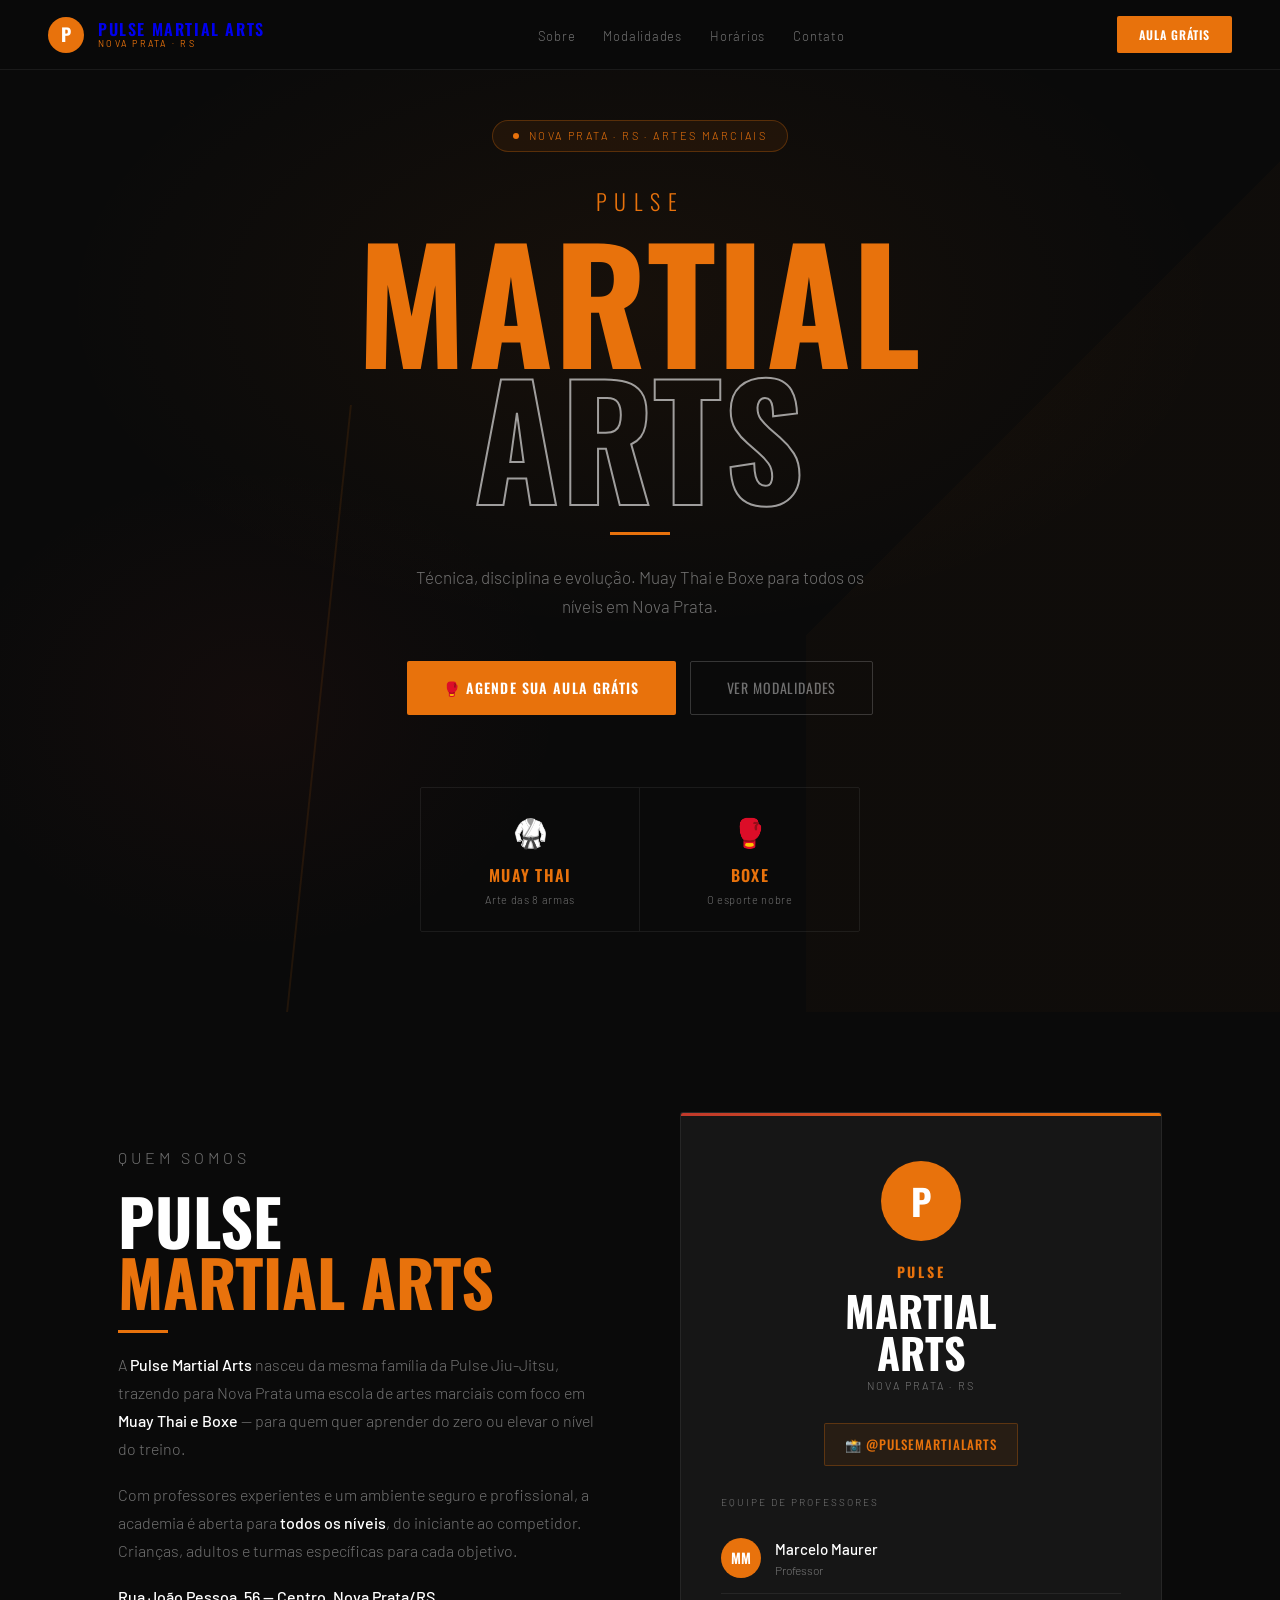
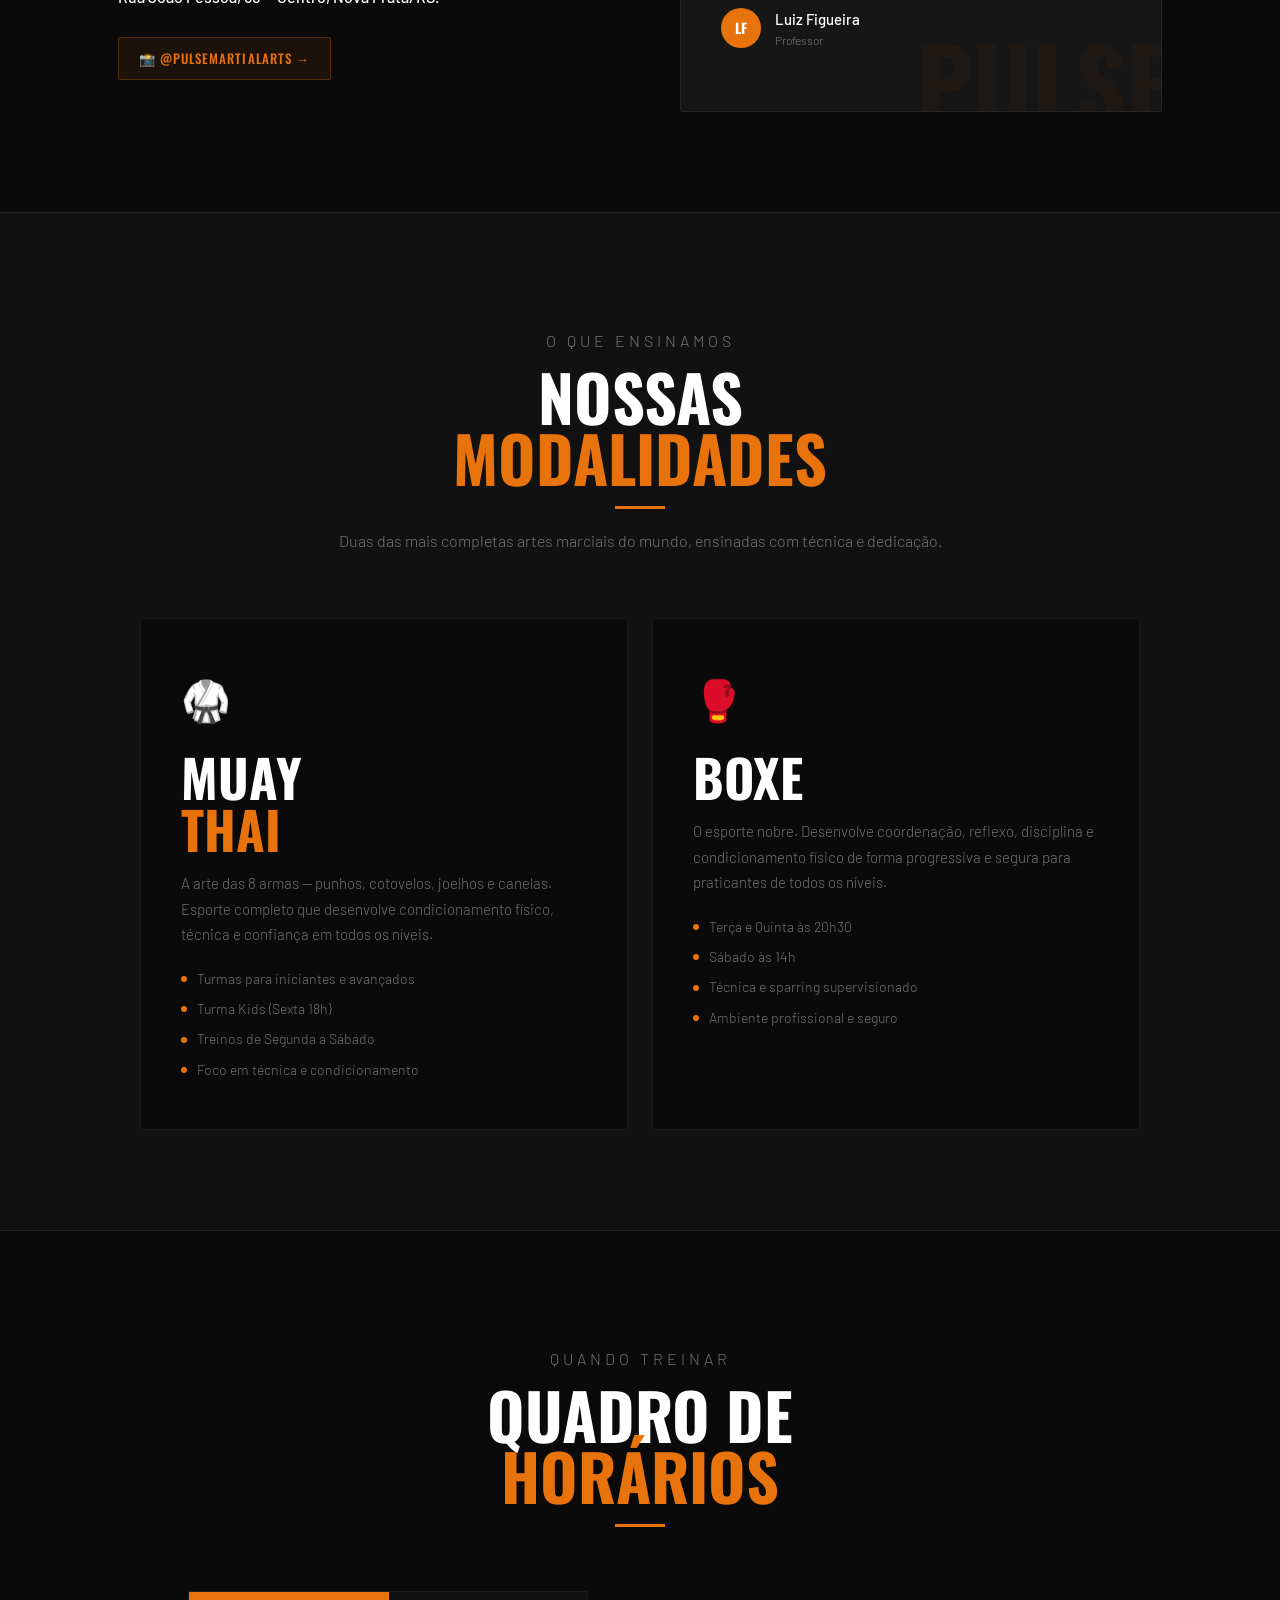
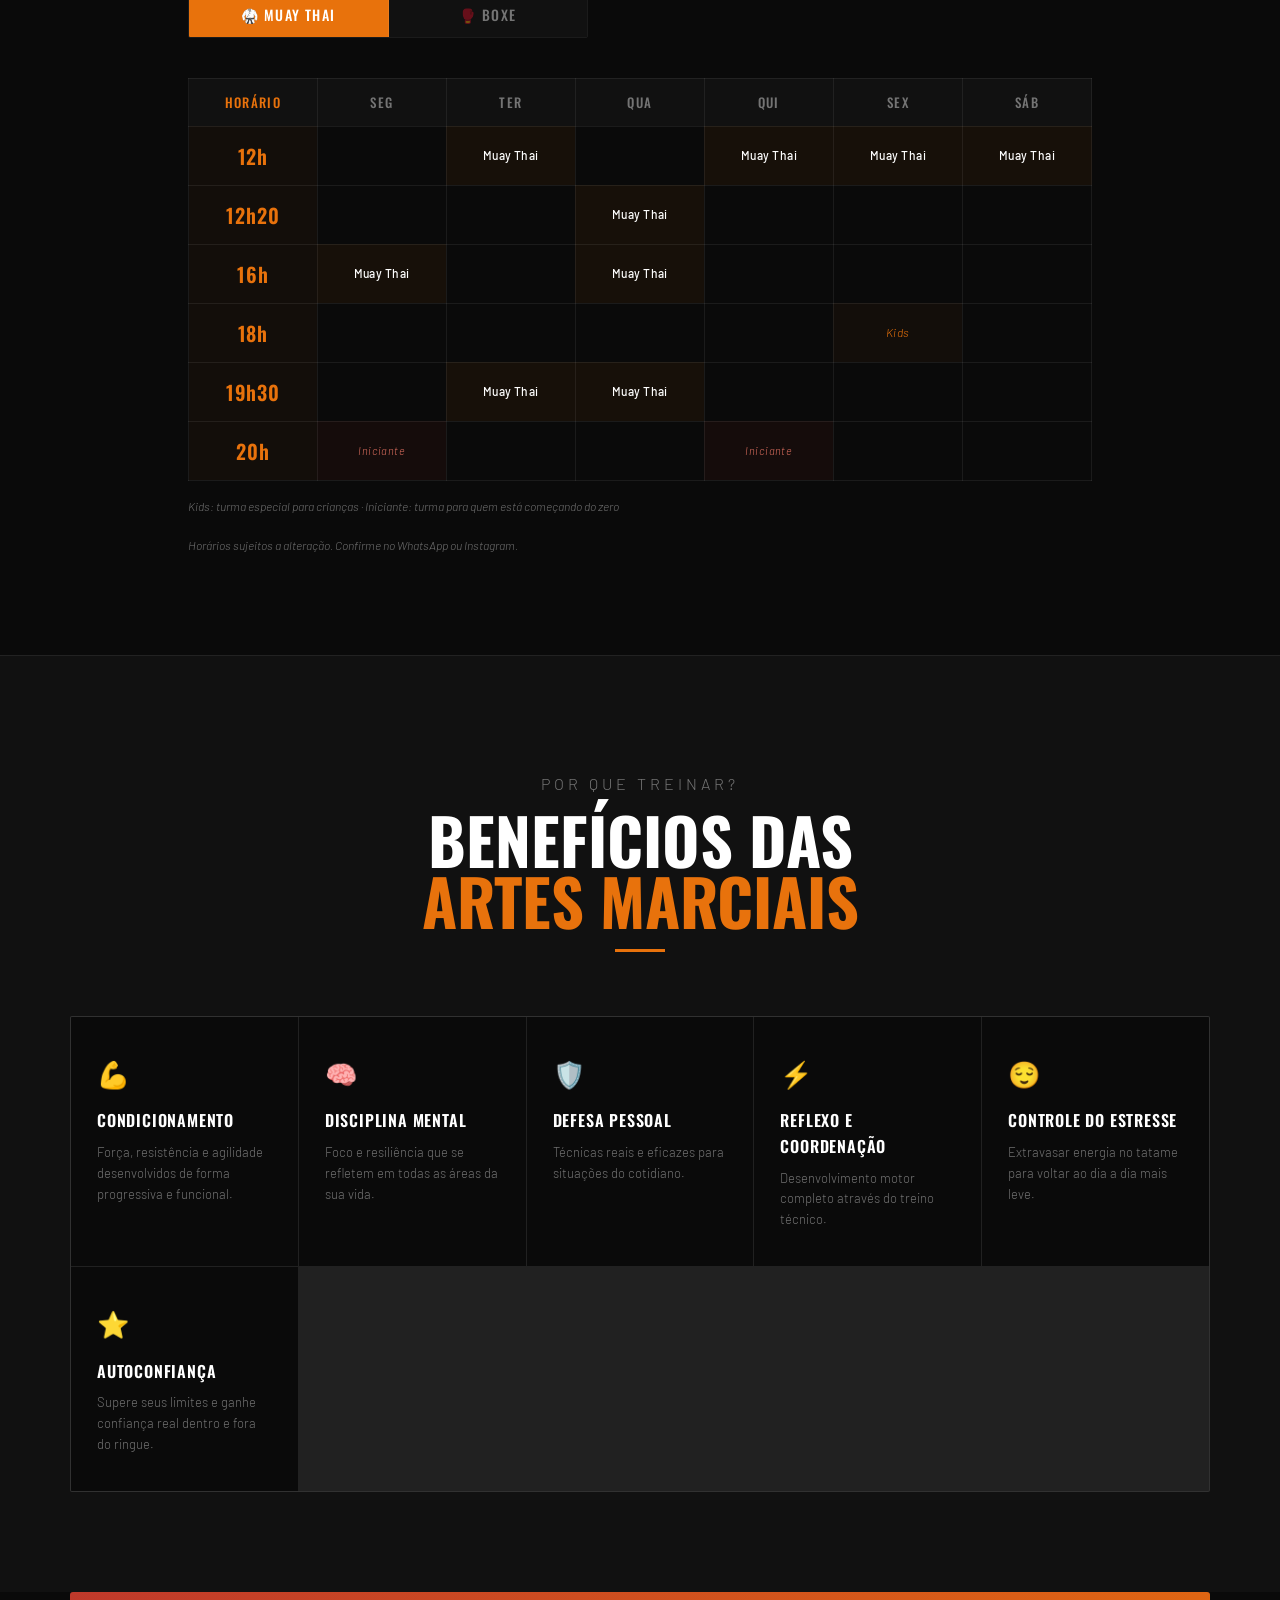
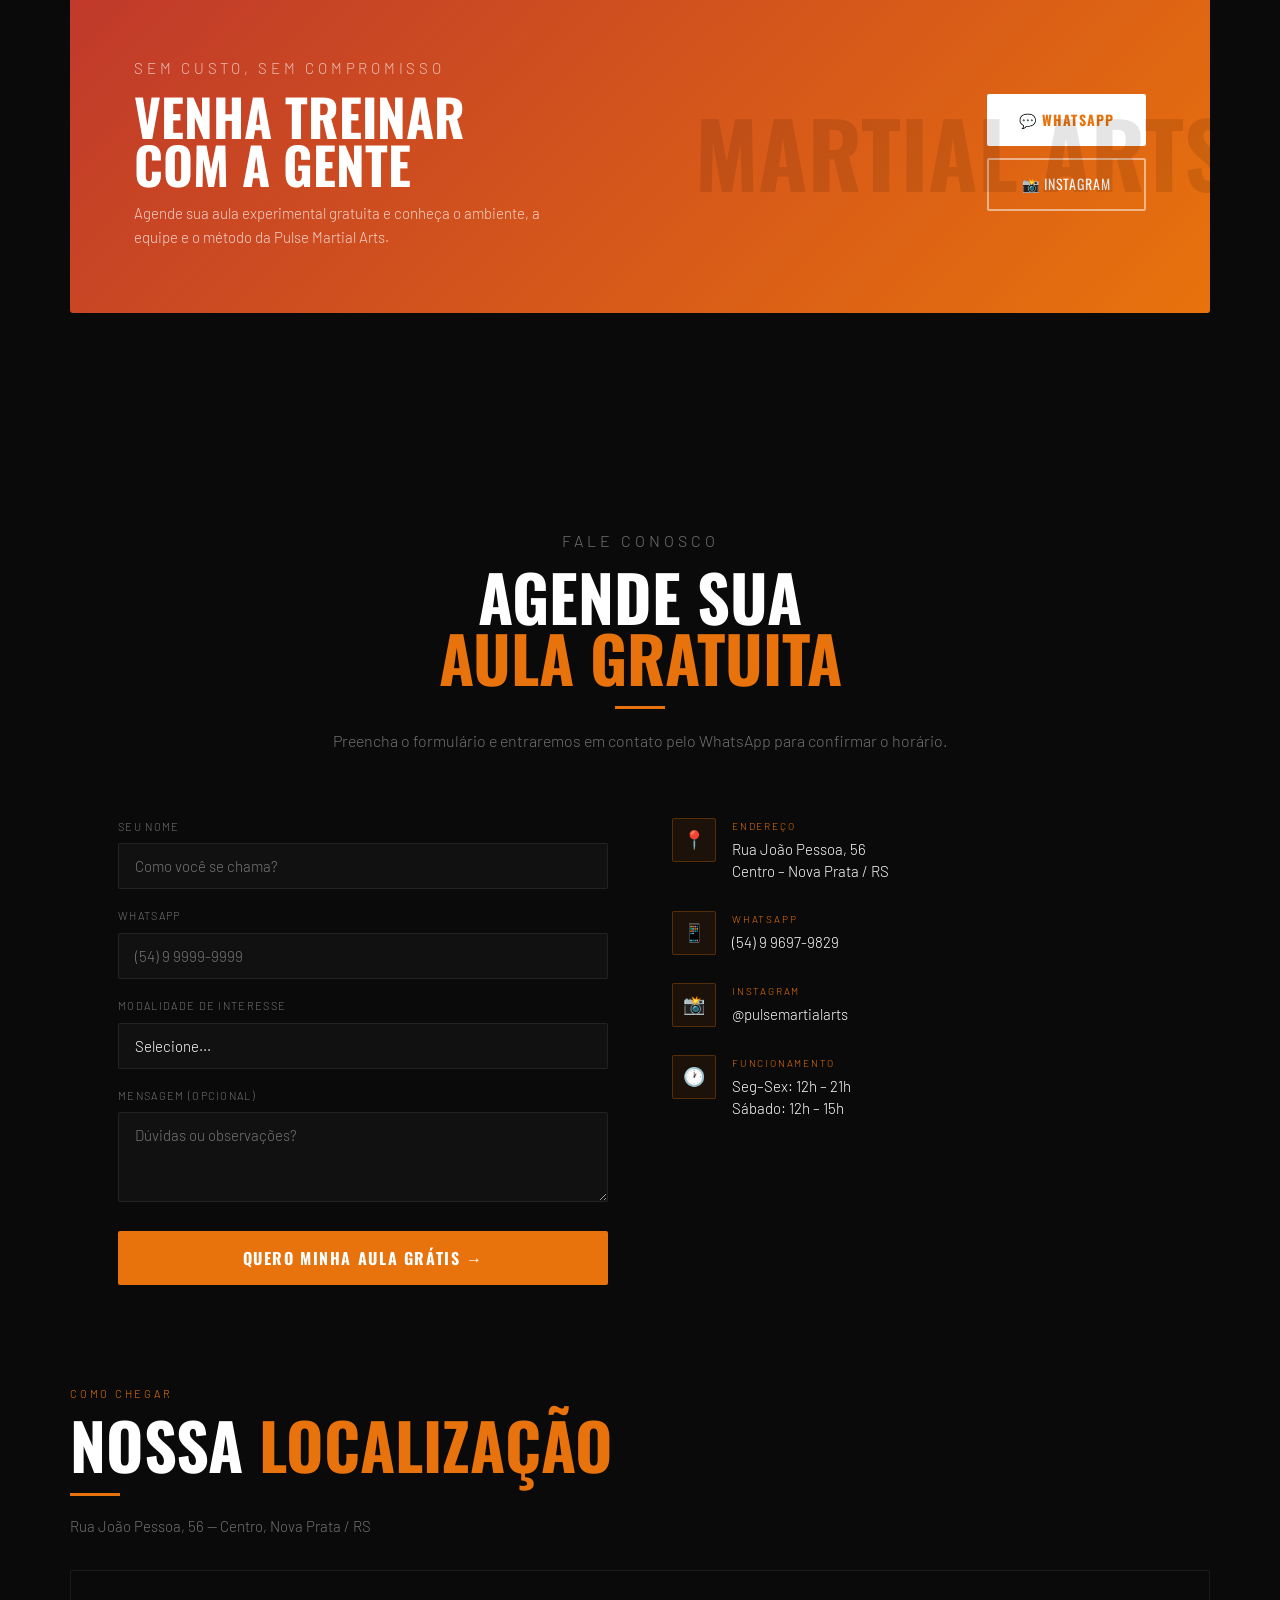
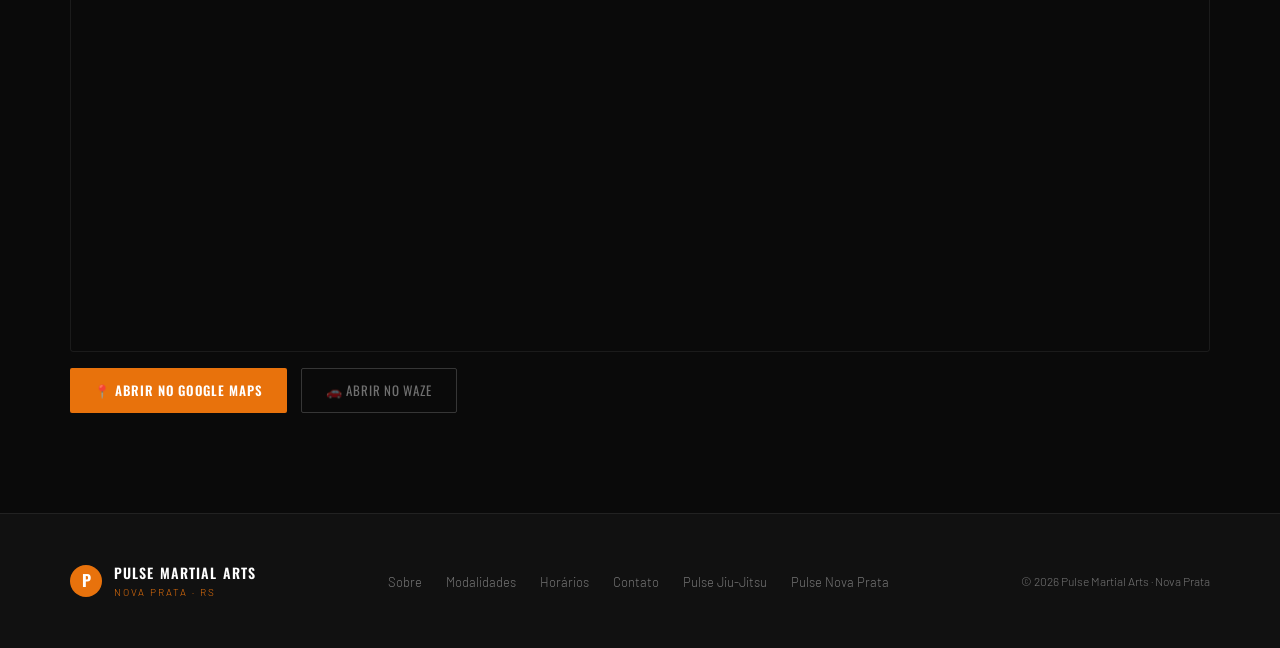
<file: martial-arts/index.html>
<!DOCTYPE html>
<html lang="pt-BR">
<head>
<meta charset="UTF-8">
<meta name="viewport" content="width=device-width, initial-scale=1.0">
<title>Pulse Martial Arts | Nova Prata – RS</title>
<meta name="description" content="Pulse Martial Arts Nova Prata — Muay Thai e Boxe. Técnica, disciplina e evolução. Rua João Pessoa, 56 – Centro. Agende sua aula gratuita.">
<link rel="preconnect" href="https://fonts.googleapis.com">
<link href="https://fonts.googleapis.com/css2?family=Oswald:wght@300;400;500;600;700&family=Barlow:wght@300;400;500&display=swap" rel="stylesheet">

<style>
*,*::before,*::after{box-sizing:border-box;margin:0;padding:0}
html{scroll-behavior:smooth}

:root{
  --black:#0a0a0a;
  --dark:#111;
  --card:#161616;
  --border:rgba(255,255,255,0.07);
  --white:#ffffff;
  --muted:rgba(255,255,255,0.42);
  --orange:#e8720c;
  --orange2:#f08020;
  --red:#c0392b;
  --orange-dim:rgba(232,114,12,0.08);
  --orange-border:rgba(232,114,12,0.28);
}

body{
  background:var(--black);
  color:var(--white);
  font-family:'Barlow',sans-serif;
  font-weight:300;
  line-height:1.6;
  overflow-x:hidden;
}

::-webkit-scrollbar{width:4px}
::-webkit-scrollbar-track{background:var(--black)}
::-webkit-scrollbar-thumb{background:var(--orange);border-radius:2px}

/* ── NAV ── */
nav{
  position:fixed;top:0;left:0;right:0;z-index:200;
  display:flex;align-items:center;justify-content:space-between;
  padding:16px 48px;
  background:rgba(10,10,10,0.93);
  backdrop-filter:blur(16px);
  border-bottom:1px solid var(--border);
}

.nav-logo{display:flex;align-items:center;gap:14px;text-decoration:none}

.nav-p{
  width:36px;height:36px;
  background:var(--orange);border-radius:50%;
  display:grid;place-items:center;
  font-family:'Oswald',sans-serif;
  font-weight:700;font-size:18px;color:var(--white);
}

.nav-name{display:flex;flex-direction:column;line-height:1.15}

.nav-pulse{
  font-family:'Oswald',sans-serif;
  font-weight:600;font-size:16px;letter-spacing:0.1em;
  text-transform:uppercase;
}

.nav-sub{
  font-size:9px;letter-spacing:0.25em;
  text-transform:uppercase;color:var(--orange);font-weight:400;
}

.nav-links{display:flex;gap:28px;list-style:none}
.nav-links a{
  color:var(--muted);text-decoration:none;
  font-size:13px;letter-spacing:0.06em;transition:color .2s;
}
.nav-links a:hover{color:var(--white)}

.nav-cta{
  background:var(--orange);color:var(--white);
  padding:9px 22px;border-radius:2px;
  text-decoration:none;font-size:12px;
  font-weight:600;letter-spacing:0.08em;
  font-family:'Oswald',sans-serif;
  text-transform:uppercase;
  transition:background .2s,transform .15s;
}
.nav-cta:hover{background:var(--orange2);transform:translateY(-1px)}

/* ── HERO ── */
#hero{
  min-height:100vh;
  display:flex;align-items:center;justify-content:center;
  padding:120px 48px 80px;
  position:relative;overflow:hidden;
  text-align:center;
}

.hero-bg{
  position:absolute;inset:0;
  background:
    radial-gradient(ellipse 70% 50% at 50% 30%,rgba(232,114,12,0.06) 0%,transparent 65%),
    radial-gradient(ellipse 40% 40% at 20% 70%,rgba(192,57,43,0.05) 0%,transparent 60%);
  background-color:var(--black);
}

/* diagonal slashes */
.hero-slash1{
  position:absolute;top:0;right:-8%;
  width:45%;height:100%;
  background:linear-gradient(135deg,transparent 40%,rgba(232,114,12,0.025) 40%);
  pointer-events:none;
}
.hero-slash2{
  position:absolute;bottom:0;left:-5%;
  width:30%;height:60%;
  border-right:2px solid rgba(232,114,12,0.1);
  transform:skewX(-6deg);
  pointer-events:none;
}

.hero-content{position:relative;z-index:2;max-width:900px}

.hero-badge{
  display:inline-flex;align-items:center;gap:10px;
  background:var(--orange-dim);
  border:1px solid var(--orange-border);
  color:var(--orange);
  font-size:11px;letter-spacing:0.22em;
  text-transform:uppercase;
  padding:6px 20px;border-radius:100px;
  margin-bottom:32px;
  animation:fadeUp .7s ease both;
}

.hero-badge::before{
  content:'';width:6px;height:6px;
  border-radius:50%;background:var(--orange);
  animation:blink 2s infinite;
}

@keyframes blink{
  0%,100%{opacity:1}50%{opacity:.3}
}

.hero-eyebrow{
  font-family:'Oswald',sans-serif;
  font-weight:300;font-size:clamp(16px,2vw,22px);
  letter-spacing:0.35em;text-transform:uppercase;
  color:var(--orange);margin-bottom:12px;
  animation:fadeUp .7s .05s ease both;
}

.hero-title{
  font-family:'Oswald',sans-serif;
  font-weight:700;
  font-size:clamp(70px,13vw,155px);
  line-height:0.88;
  letter-spacing:0.01em;
  text-transform:uppercase;
  animation:fadeUp .7s .1s ease both;
}

.hero-title .outline{
  -webkit-text-stroke:2px rgba(255,255,255,0.6);
  color:transparent;
}

.hero-title .accent{color:var(--orange)}

.hero-divider{
  width:60px;height:3px;
  background:var(--orange);
  margin:28px auto;
  animation:fadeUp .7s .18s ease both;
}

.hero-sub{
  max-width:480px;margin:0 auto;
  color:var(--muted);font-size:17px;line-height:1.7;
  animation:fadeUp .7s .22s ease both;
}

.hero-actions{
  display:flex;gap:14px;justify-content:center;
  margin-top:40px;flex-wrap:wrap;
  animation:fadeUp .7s .3s ease both;
}

.btn-primary{
  background:var(--orange);color:var(--white);
  padding:15px 36px;border-radius:2px;
  text-decoration:none;font-weight:600;font-size:14px;
  letter-spacing:0.08em;text-transform:uppercase;
  font-family:'Oswald',sans-serif;
  transition:background .2s,transform .15s;
  display:inline-flex;align-items:center;gap:8px;
}
.btn-primary:hover{background:var(--orange2);transform:translateY(-2px)}

.btn-ghost{
  border:1px solid rgba(255,255,255,0.18);color:var(--muted);
  padding:15px 36px;border-radius:2px;
  text-decoration:none;font-size:14px;
  letter-spacing:0.06em;text-transform:uppercase;
  font-family:'Oswald',sans-serif;font-weight:400;
  transition:border-color .2s,color .2s;
}
.btn-ghost:hover{border-color:rgba(255,255,255,.4);color:var(--white)}

.hero-modalities{
  display:flex;gap:0;justify-content:center;
  margin-top:72px;
  border:1px solid var(--border);border-radius:2px;
  overflow:hidden;max-width:440px;
  margin-left:auto;margin-right:auto;
  animation:fadeUp .7s .4s ease both;
}

.mod-item{
  flex:1;padding:22px 20px;text-align:center;
  border-right:1px solid var(--border);
}
.mod-item:last-child{border-right:none}

.mod-icon{font-size:28px;margin-bottom:8px}

.mod-name{
  font-family:'Oswald',sans-serif;font-weight:600;
  font-size:16px;letter-spacing:0.08em;text-transform:uppercase;
  color:var(--orange);
}

.mod-desc{font-size:11px;color:var(--muted);letter-spacing:0.06em;margin-top:3px}

@keyframes fadeUp{
  from{opacity:0;transform:translateY(22px)}
  to{opacity:1;transform:translateY(0)}
}

/* ── SECTION BASE ── */
.section-label{
  font-size:11px;letter-spacing:0.25em;
  text-transform:uppercase;color:var(--orange);margin-bottom:12px;
}

.section-title{
  font-family:'Oswald',sans-serif;
  font-weight:700;text-transform:uppercase;
  font-size:clamp(36px,5vw,64px);line-height:0.95;
}

.section-divider{
  width:50px;height:3px;background:var(--orange);margin:18px 0;
}

.section-header{text-align:center;max-width:640px;margin:0 auto 64px}
.section-header .section-divider{margin:18px auto}
.section-header p{color:var(--muted);margin-top:14px;font-size:16px;line-height:1.7}

/* ── SOBRE ── */
#sobre{
  padding:100px 48px;
  max-width:1140px;margin:0 auto;
  display:grid;grid-template-columns:1fr 1fr;
  gap:80px;align-items:center;
}

.sobre-text p{
  color:var(--muted);font-size:16px;
  margin-bottom:18px;line-height:1.75;
}
.sobre-text strong{color:var(--white);font-weight:500}

.sobre-card{
  background:var(--card);
  border:1px solid var(--border);
  border-radius:3px;padding:48px 40px;
  text-align:center;position:relative;overflow:hidden;
}

.sobre-card::before{
  content:'';position:absolute;
  top:0;left:0;right:0;height:3px;
  background:linear-gradient(90deg,var(--red),var(--orange));
}

.sobre-card::after{
  content:'PULSE';
  position:absolute;bottom:-20px;right:-10px;
  font-family:'Oswald',sans-serif;font-weight:700;
  font-size:100px;color:rgba(232,114,12,0.04);
  line-height:1;pointer-events:none;
}

.sobre-emblem{
  width:80px;height:80px;border-radius:50%;
  background:var(--orange);
  display:grid;place-items:center;
  font-family:'Oswald',sans-serif;
  font-weight:700;font-size:36px;color:var(--white);
  margin:0 auto 20px;
}

.sobre-card-title{
  font-family:'Oswald',sans-serif;font-weight:700;
  font-size:14px;letter-spacing:0.2em;text-transform:uppercase;
  color:var(--orange);margin-bottom:6px;
}

.sobre-card-name{
  font-family:'Oswald',sans-serif;font-weight:700;
  font-size:42px;text-transform:uppercase;line-height:1;
  margin-bottom:4px;
}

.sobre-card-city{
  font-size:11px;letter-spacing:0.2em;text-transform:uppercase;
  color:var(--muted);margin-bottom:28px;
}

.sobre-insta{
  display:inline-flex;align-items:center;gap:8px;
  background:var(--orange-dim);border:1px solid var(--orange-border);
  color:var(--orange);padding:10px 20px;border-radius:2px;
  text-decoration:none;font-size:13px;
  font-family:'Oswald',sans-serif;font-weight:500;
  letter-spacing:0.08em;text-transform:uppercase;
  transition:background .2s;
}
.sobre-insta:hover{background:rgba(232,114,12,0.15)}

.profs-list{margin-top:28px;text-align:left}
.profs-label{
  font-size:10px;letter-spacing:0.2em;text-transform:uppercase;
  color:var(--muted);margin-bottom:14px;
}
.prof-item{
  display:flex;align-items:center;gap:14px;
  padding:13px 0;border-bottom:1px solid var(--border);
}
.prof-item:last-child{border-bottom:none}
.prof-avatar{
  width:40px;height:40px;border-radius:50%;
  background:var(--orange);
  display:grid;place-items:center;
  font-family:'Oswald',sans-serif;font-weight:700;
  font-size:14px;color:var(--white);flex-shrink:0;
}
.prof-name{font-size:15px;font-weight:500}
.prof-role{font-size:12px;color:var(--muted)}

/* ── MODALIDADES ── */
#modalidades{
  background:var(--dark);
  border-top:1px solid var(--border);
  border-bottom:1px solid var(--border);
  padding:100px 48px;
}

.modal-grid{
  display:grid;grid-template-columns:1fr 1fr;
  gap:24px;max-width:1000px;margin:0 auto;
}

.modal-card{
  background:var(--black);
  border:1px solid var(--border);
  border-radius:3px;padding:48px 40px;
  position:relative;overflow:hidden;
  transition:border-color .25s,transform .25s;
}

.modal-card:hover{border-color:var(--orange-border);transform:translateY(-3px)}

.modal-card::before{
  content:'';position:absolute;
  left:0;top:0;bottom:0;width:3px;
  background:var(--orange);
  transform:scaleY(0);transform-origin:bottom;
  transition:transform .35s;
}
.modal-card:hover::before{transform:scaleY(1)}

.modal-icon{font-size:40px;margin-bottom:20px}

.modal-card h3{
  font-family:'Oswald',sans-serif;font-weight:700;
  font-size:clamp(36px,5vw,52px);text-transform:uppercase;
  line-height:1;margin-bottom:16px;
  color:var(--white);
}

.modal-card h3 span{color:var(--orange)}

.modal-card p{color:var(--muted);font-size:15px;line-height:1.7;margin-bottom:20px}

.modal-items{list-style:none;display:flex;flex-direction:column;gap:8px}
.modal-items li{
  font-size:14px;color:var(--muted);
  display:flex;align-items:center;gap:10px;
}
.modal-items li::before{
  content:'';width:6px;height:6px;
  border-radius:50%;background:var(--orange);flex-shrink:0;
}

/* ── HORÁRIOS ── */
#horarios{
  padding:100px 48px;
  max-width:1000px;margin:0 auto;
}

.horarios-tabs{
  display:flex;gap:0;
  margin-bottom:40px;
  border:1px solid var(--border);
  border-radius:2px;overflow:hidden;
  max-width:400px;
}

.tab-btn{
  flex:1;padding:12px;
  background:var(--dark);color:var(--muted);
  border:none;cursor:pointer;
  font-family:'Oswald',sans-serif;font-weight:500;
  font-size:14px;letter-spacing:0.1em;text-transform:uppercase;
  transition:background .2s,color .2s;
  border-right:1px solid var(--border);
}
.tab-btn:last-child{border-right:none}
.tab-btn.active{background:var(--orange);color:var(--white)}
.tab-btn:hover:not(.active){background:var(--card);color:var(--white)}

.tab-content{display:none}
.tab-content.active{display:block}

.table-wrap{overflow-x:auto}

table{width:100%;border-collapse:collapse;font-size:13px}

th{
  background:var(--dark);padding:13px 10px;text-align:center;
  font-family:'Oswald',sans-serif;font-weight:500;
  font-size:13px;letter-spacing:0.1em;text-transform:uppercase;
  color:var(--muted);border:1px solid var(--border);
}
th.th-h{color:var(--orange)}

td{
  padding:13px 10px;text-align:center;
  border:1px solid var(--border);color:var(--muted);
  font-size:12px;letter-spacing:0.04em;
}
td.hora{
  font-family:'Oswald',sans-serif;font-weight:600;
  font-size:20px;color:var(--orange);
  background:rgba(232,114,12,0.04);
  white-space:nowrap;
}
td.filled{background:rgba(232,114,12,0.06);color:var(--white);font-weight:500}
td.kids{background:rgba(232,114,12,0.04);color:var(--orange);font-style:italic}
td.init{
  background:rgba(192,57,43,0.06);
  color:#e07060;font-style:italic;font-size:11px;
}

.schedule-note{
  margin-top:16px;font-size:12px;
  color:var(--muted);font-style:italic;
}

/* ── BENEFÍCIOS ── */
#beneficios{
  background:var(--dark);
  border-top:1px solid var(--border);
  padding:100px 48px;
}

.benefits-grid{
  display:grid;
  grid-template-columns:repeat(auto-fit,minmax(200px,1fr));
  gap:1px;background:var(--border);
  max-width:1140px;margin:60px auto 0;
  border:1px solid var(--border);border-radius:2px;overflow:hidden;
}

.benefit{
  background:var(--black);padding:36px 26px;
  transition:background .2s;
}
.benefit:hover{background:var(--card)}

.benefit-icon{font-size:26px;margin-bottom:14px}

.benefit h4{
  font-family:'Oswald',sans-serif;font-weight:600;
  font-size:16px;text-transform:uppercase;
  letter-spacing:0.05em;margin-bottom:8px;color:var(--white);
}
.benefit p{color:var(--muted);font-size:13px;line-height:1.6}

/* ── CTA ── */
#cta{padding:0 48px 100px}

.cta-inner{
  max-width:1140px;margin:0 auto;
  background:linear-gradient(135deg,var(--red) 0%,var(--orange) 100%);
  border-radius:3px;padding:64px;
  display:flex;align-items:center;justify-content:space-between;
  gap:40px;position:relative;overflow:hidden;
}

.cta-inner::before{
  content:'MARTIAL ARTS';
  position:absolute;right:-20px;top:50%;
  transform:translateY(-50%);
  font-family:'Oswald',sans-serif;font-weight:700;
  font-size:90px;color:rgba(0,0,0,0.1);
  line-height:1;pointer-events:none;white-space:nowrap;
}

.cta-text .section-label{color:rgba(255,255,255,0.65)}
.cta-text h2{
  font-family:'Oswald',sans-serif;font-weight:700;
  font-size:clamp(32px,4vw,56px);text-transform:uppercase;
  line-height:0.95;color:var(--white);margin:8px 0 12px;
}
.cta-text p{color:rgba(255,255,255,0.75);max-width:420px;font-size:15px}

.cta-actions{display:flex;flex-direction:column;gap:12px;flex-shrink:0}

.btn-white{
  background:var(--white);color:var(--orange);
  padding:15px 32px;border-radius:2px;
  text-decoration:none;font-weight:700;font-size:14px;
  letter-spacing:0.08em;text-transform:uppercase;
  font-family:'Oswald',sans-serif;
  transition:background .2s;text-align:center;
}
.btn-white:hover{background:#f0f0f0}

.btn-outline-white{
  border:2px solid rgba(255,255,255,0.5);color:var(--white);
  padding:13px 32px;border-radius:2px;
  text-decoration:none;font-size:14px;
  letter-spacing:0.06em;text-transform:uppercase;
  font-family:'Oswald',sans-serif;font-weight:400;
  transition:border-color .2s;text-align:center;
}
.btn-outline-white:hover{border-color:var(--white)}

/* ── CONTATO ── */
#contato{
  padding:100px 48px;
  max-width:1140px;margin:0 auto;
}

.contact-grid{
  display:grid;grid-template-columns:1fr 1fr;
  gap:64px;margin-top:60px;align-items:start;
}

label{
  display:block;font-size:11px;
  letter-spacing:0.12em;text-transform:uppercase;
  color:var(--muted);margin-bottom:8px;
}

input,select,textarea{
  width:100%;background:var(--dark);
  border:1px solid var(--border);border-radius:2px;
  padding:13px 16px;color:var(--white);
  font-family:'Barlow',sans-serif;font-size:15px;font-weight:300;
  outline:none;transition:border-color .2s;-webkit-appearance:none;
}
input:focus,select:focus,textarea:focus{border-color:rgba(232,114,12,0.5)}
select option{background:#1a1a1a}
textarea{resize:vertical;min-height:90px}
.form-group{margin-bottom:18px}

.form-submit{
  width:100%;background:var(--orange);color:var(--white);
  border:none;padding:15px;border-radius:2px;
  font-family:'Oswald',sans-serif;font-weight:700;
  font-size:16px;letter-spacing:0.1em;text-transform:uppercase;
  cursor:pointer;transition:background .2s;margin-top:4px;
}
.form-submit:hover{background:var(--orange2)}

.contact-info{display:flex;flex-direction:column;gap:28px}

.info-block{display:flex;gap:16px;align-items:flex-start}

.info-icon{
  width:44px;height:44px;flex-shrink:0;
  background:var(--orange-dim);border:1px solid var(--orange-border);
  border-radius:2px;display:grid;place-items:center;font-size:18px;
}

.info-label{
  font-size:10px;letter-spacing:0.18em;
  text-transform:uppercase;color:var(--orange);margin-bottom:4px;
}
.info-val{color:var(--white);font-size:15px;line-height:1.5}
.info-val a{color:var(--white);text-decoration:none}
.info-val a:hover{color:var(--orange)}

/* ── FOOTER ── */
footer{
  background:var(--dark);border-top:1px solid var(--border);
  padding:48px;
}

.footer-inner{
  max-width:1140px;margin:0 auto;
  display:flex;align-items:center;justify-content:space-between;
  gap:32px;flex-wrap:wrap;
}

.footer-brand{display:flex;align-items:center;gap:12px}

.footer-p{
  width:32px;height:32px;background:var(--orange);border-radius:50%;
  display:grid;place-items:center;
  font-family:'Oswald',sans-serif;font-weight:700;
  font-size:16px;color:var(--white);
}

.footer-name{
  font-family:'Oswald',sans-serif;font-weight:600;
  font-size:14px;letter-spacing:0.08em;text-transform:uppercase;
}

.footer-sub{font-size:10px;letter-spacing:0.2em;text-transform:uppercase;color:var(--orange)}

.footer-links{display:flex;gap:24px;list-style:none;flex-wrap:wrap}
.footer-links a{color:var(--muted);text-decoration:none;font-size:13px;transition:color .2s}
.footer-links a:hover{color:var(--white)}

.footer-copy{font-size:12px;color:var(--muted)}

/* ── RESPONSIVE ── */
@media(max-width:900px){
  nav{padding:14px 24px}
  .nav-links{display:none}
  .nav-cta{display:none}
  #hero{padding:100px 24px 60px}
  #sobre{grid-template-columns:1fr;gap:48px;padding:72px 24px}
  #modalidades{padding:72px 24px}
  .modal-grid{grid-template-columns:1fr}
  #horarios{padding:72px 24px}
  #beneficios{padding:72px 24px}
  #cta{padding:0 24px 72px}
  .cta-inner{flex-direction:column;text-align:center;padding:48px 32px}
  .cta-actions{flex-direction:row;flex-wrap:wrap;justify-content:center}
  #contato{padding:72px 24px}
  .contact-grid{grid-template-columns:1fr;gap:48px}
  footer{padding:32px 24px}
  .footer-inner{flex-direction:column;text-align:center}
  .footer-links{justify-content:center}
}
</style>
</head>
<body>

<!-- NAV -->
<nav>
  <a class="nav-logo" href="#hero">
    <div class="nav-p">P</div>
    <div class="nav-name">
      <span class="nav-pulse">Pulse Martial Arts</span>
      <span class="nav-sub">Nova Prata · RS</span>
    </div>
  </a>

  <ul class="nav-links">
    <li><a href="#sobre">Sobre</a></li>
    <li><a href="#modalidades">Modalidades</a></li>
    <li><a href="#horarios">Horários</a></li>
    <li><a href="#contato">Contato</a></li>
  </ul>

  <a class="nav-cta" href="https://wa.me/5554996979829?text=Olá!%20Quero%20saber%20mais%20sobre%20as%20aulas%20na%20Pulse%20Martial%20Arts!" target="_blank">Aula Grátis</a>
</nav>

<!-- HERO -->
<section id="hero">
  <div class="hero-bg"></div>
  <div class="hero-slash1"></div>
  <div class="hero-slash2"></div>

  <div class="hero-content">
    <div class="hero-badge">Nova Prata · RS · Artes Marciais</div>

    <p class="hero-eyebrow">Pulse</p>

    <h1 class="hero-title">
      <span class="accent">MARTIAL</span><br>
      <span class="outline">ARTS</span>
    </h1>

    <div class="hero-divider"></div>

    <p class="hero-sub">Técnica, disciplina e evolução. Muay Thai e Boxe para todos os níveis em Nova Prata.</p>

    <div class="hero-actions">
      <a class="btn-primary" href="https://wa.me/5554996979829?text=Olá!%20Quero%20agendar%20uma%20aula%20experimental%20na%20Pulse%20Martial%20Arts!" target="_blank">
        🥊 Agende sua Aula Grátis
      </a>
      <a class="btn-ghost" href="#modalidades">Ver Modalidades</a>
    </div>

    <div class="hero-modalities">
      <div class="mod-item">
        <div class="mod-icon">🥋</div>
        <div class="mod-name">Muay Thai</div>
        <div class="mod-desc">Arte das 8 armas</div>
      </div>
      <div class="mod-item">
        <div class="mod-icon">🥊</div>
        <div class="mod-name">Boxe</div>
        <div class="mod-desc">O esporte nobre</div>
      </div>
    </div>
  </div>
</section>

<!-- SOBRE -->
<section id="sobre">
  <div class="sobre-text">
    <p class="section-label">Quem somos</p>
    <h2 class="section-title">Pulse<br><span style="color:var(--orange)">Martial Arts</span></h2>
    <div class="section-divider"></div>
    <p>A <strong>Pulse Martial Arts</strong> nasceu da mesma família da Pulse Jiu-Jitsu, trazendo para Nova Prata uma escola de artes marciais com foco em <strong>Muay Thai e Boxe</strong> — para quem quer aprender do zero ou elevar o nível do treino.</p>
    <p>Com professores experientes e um ambiente seguro e profissional, a academia é aberta para <strong>todos os níveis</strong>, do iniciante ao competidor. Crianças, adultos e turmas específicas para cada objetivo.</p>
    <p><strong>Rua João Pessoa, 56 — Centro, Nova Prata/RS.</strong></p>
    <a class="sobre-insta" href="https://instagram.com/pulsemartialarts" target="_blank" style="margin-top:8px;display:inline-flex;">
      📸 @pulsemartialarts →
    </a>
  </div>

  <div>
    <div class="sobre-card">
      <div class="sobre-emblem">P</div>
      <div class="sobre-card-title">Pulse</div>
      <div class="sobre-card-name">Martial<br>Arts</div>
      <div class="sobre-card-city">Nova Prata · RS</div>
      <a class="sobre-insta" href="https://instagram.com/pulsemartialarts" target="_blank">📸 @pulsemartialarts</a>

      <div class="profs-list">
        <div class="profs-label">Equipe de professores</div>
        <div class="prof-item">
          <div class="prof-avatar">MM</div>
          <div>
            <div class="prof-name">Marcelo Maurer</div>
            <div class="prof-role">Professor</div>
          </div>
        </div>
        <div class="prof-item">
          <div class="prof-avatar">LF</div>
          <div>
            <div class="prof-name">Luiz Figueira</div>
            <div class="prof-role">Professor</div>
          </div>
        </div>
      </div>
    </div>
  </div>
</section>

<!-- MODALIDADES -->
<section id="modalidades">
  <div class="section-header">
    <p class="section-label">O que ensinamos</p>
    <h2 class="section-title">Nossas<br><span style="color:var(--orange)">Modalidades</span></h2>
    <div class="section-divider"></div>
    <p>Duas das mais completas artes marciais do mundo, ensinadas com técnica e dedicação.</p>
  </div>

  <div class="modal-grid">
    <div class="modal-card">
      <div class="modal-icon">🥋</div>
      <h3>Muay<br><span>Thai</span></h3>
      <p>A arte das 8 armas — punhos, cotovelos, joelhos e canelas. Esporte completo que desenvolve condicionamento físico, técnica e confiança em todos os níveis.</p>
      <ul class="modal-items">
        <li>Turmas para iniciantes e avançados</li>
        <li>Turma Kids (Sexta 18h)</li>
        <li>Treinos de Segunda a Sábado</li>
        <li>Foco em técnica e condicionamento</li>
      </ul>
    </div>

    <div class="modal-card">
      <div class="modal-icon">🥊</div>
      <h3>Boxe</h3>
      <p>O esporte nobre. Desenvolve coordenação, reflexo, disciplina e condicionamento físico de forma progressiva e segura para praticantes de todos os níveis.</p>
      <ul class="modal-items">
        <li>Terça e Quinta às 20h30</li>
        <li>Sábado às 14h</li>
        <li>Técnica e sparring supervisionado</li>
        <li>Ambiente profissional e seguro</li>
      </ul>
    </div>
  </div>
</section>

<!-- HORÁRIOS -->
<section id="horarios">
  <div class="section-header">
    <p class="section-label">Quando treinar</p>
    <h2 class="section-title">Quadro de<br><span style="color:var(--orange)">Horários</span></h2>
    <div class="section-divider"></div>
  </div>

  <div class="horarios-tabs">
    <button class="tab-btn active" onclick="showTab('muaythai',this)">🥋 Muay Thai</button>
    <button class="tab-btn" onclick="showTab('boxe',this)">🥊 Boxe</button>
  </div>

  <!-- MUAY THAI -->
  <div class="tab-content active" id="tab-muaythai">
    <div class="table-wrap">
      <table>
        <thead>
          <tr>
            <th class="th-h">Horário</th>
            <th>SEG</th>
            <th>TER</th>
            <th>QUA</th>
            <th>QUI</th>
            <th>SEX</th>
            <th>SÁB</th>
          </tr>
        </thead>
        <tbody>
          <tr>
            <td class="hora">12h</td>
            <td></td>
            <td class="filled">Muay Thai</td>
            <td></td>
            <td class="filled">Muay Thai</td>
            <td class="filled">Muay Thai</td>
            <td class="filled">Muay Thai</td>
          </tr>
          <tr>
            <td class="hora">12h20</td>
            <td></td>
            <td></td>
            <td class="filled">Muay Thai</td>
            <td></td>
            <td></td>
            <td></td>
          </tr>
          <tr>
            <td class="hora">16h</td>
            <td class="filled">Muay Thai</td>
            <td></td>
            <td class="filled">Muay Thai</td>
            <td></td>
            <td></td>
            <td></td>
          </tr>
          <tr>
            <td class="hora">18h</td>
            <td></td>
            <td></td>
            <td></td>
            <td></td>
            <td class="kids">Kids</td>
            <td></td>
          </tr>
          <tr>
            <td class="hora">19h30</td>
            <td></td>
            <td class="filled">Muay Thai</td>
            <td class="filled">Muay Thai</td>
            <td></td>
            <td></td>
            <td></td>
          </tr>
          <tr>
            <td class="hora">20h</td>
            <td class="init">Iniciante</td>
            <td></td>
            <td></td>
            <td class="init">Iniciante</td>
            <td></td>
            <td></td>
          </tr>
        </tbody>
      </table>
    </div>
    <p class="schedule-note">Kids: turma especial para crianças · Iniciante: turma para quem está começando do zero</p>
  </div>

  <!-- BOXE -->
  <div class="tab-content" id="tab-boxe">
    <div class="table-wrap">
      <table>
        <thead>
          <tr>
            <th class="th-h">Horário</th>
            <th>SEG</th>
            <th>TER</th>
            <th>QUA</th>
            <th>QUI</th>
            <th>SEX</th>
            <th>SÁB</th>
          </tr>
        </thead>
        <tbody>
          <tr>
            <td class="hora">14h</td>
            <td></td>
            <td></td>
            <td></td>
            <td></td>
            <td></td>
            <td class="filled">Boxe</td>
          </tr>
          <tr>
            <td class="hora">20h30</td>
            <td></td>
            <td class="filled">Boxe</td>
            <td></td>
            <td class="filled">Boxe</td>
            <td></td>
            <td></td>
          </tr>
        </tbody>
      </table>
    </div>
  </div>

  <p class="schedule-note" style="margin-top:20px">Horários sujeitos a alteração. Confirme no WhatsApp ou Instagram.</p>
</section>

<!-- BENEFÍCIOS -->
<section id="beneficios">
  <div class="section-header">
    <p class="section-label">Por que treinar?</p>
    <h2 class="section-title">Benefícios das<br><span style="color:var(--orange)">Artes Marciais</span></h2>
    <div class="section-divider"></div>
  </div>

  <div class="benefits-grid">
    <div class="benefit">
      <div class="benefit-icon">💪</div>
      <h4>Condicionamento</h4>
      <p>Força, resistência e agilidade desenvolvidos de forma progressiva e funcional.</p>
    </div>
    <div class="benefit">
      <div class="benefit-icon">🧠</div>
      <h4>Disciplina Mental</h4>
      <p>Foco e resiliência que se refletem em todas as áreas da sua vida.</p>
    </div>
    <div class="benefit">
      <div class="benefit-icon">🛡️</div>
      <h4>Defesa Pessoal</h4>
      <p>Técnicas reais e eficazes para situações do cotidiano.</p>
    </div>
    <div class="benefit">
      <div class="benefit-icon">⚡</div>
      <h4>Reflexo e Coordenação</h4>
      <p>Desenvolvimento motor completo através do treino técnico.</p>
    </div>
    <div class="benefit">
      <div class="benefit-icon">😌</div>
      <h4>Controle do Estresse</h4>
      <p>Extravasar energia no tatame para voltar ao dia a dia mais leve.</p>
    </div>
    <div class="benefit">
      <div class="benefit-icon">⭐</div>
      <h4>Autoconfiança</h4>
      <p>Supere seus limites e ganhe confiança real dentro e fora do ringue.</p>
    </div>
  </div>
</section>

<!-- CTA -->
<section id="cta">
  <div class="cta-inner">
    <div class="cta-text">
      <p class="section-label">Sem custo, sem compromisso</p>
      <h2>Venha Treinar<br>Com a Gente</h2>
      <p>Agende sua aula experimental gratuita e conheça o ambiente, a equipe e o método da Pulse Martial Arts.</p>
    </div>
    <div class="cta-actions">
      <a class="btn-white" href="https://wa.me/5554996979829?text=Olá!%20Quero%20agendar%20uma%20aula%20experimental%20na%20Pulse%20Martial%20Arts!" target="_blank">
        💬 WhatsApp
      </a>
      <a class="btn-outline-white" href="https://instagram.com/pulsemartialarts" target="_blank">
        📸 Instagram
      </a>
    </div>
  </div>
</section>

<!-- CONTATO -->
<section id="contato">
  <div class="section-header">
    <p class="section-label">Fale conosco</p>
    <h2 class="section-title">Agende sua<br><span style="color:var(--orange)">Aula Gratuita</span></h2>
    <div class="section-divider"></div>
    <p>Preencha o formulário e entraremos em contato pelo WhatsApp para confirmar o horário.</p>
  </div>

  <div class="contact-grid">
    <form onsubmit="handleForm(event)">
      <div class="form-group">
        <label>Seu nome</label>
        <input type="text" id="nome" placeholder="Como você se chama?" required>
      </div>
      <div class="form-group">
        <label>WhatsApp</label>
        <input type="tel" id="wpp" placeholder="(54) 9 9999-9999" required>
      </div>
      <div class="form-group">
        <label>Modalidade de interesse</label>
        <select id="turma" required>
          <option value="" disabled selected>Selecione...</option>
          <option>Muay Thai – Iniciante</option>
          <option>Muay Thai – Avançado</option>
          <option>Muay Thai – Kids</option>
          <option>Boxe</option>
        </select>
      </div>
      <div class="form-group">
        <label>Mensagem (opcional)</label>
        <textarea id="msg" placeholder="Dúvidas ou observações?"></textarea>
      </div>
      <button class="form-submit" type="submit">Quero minha aula grátis →</button>
    </form>

    <div class="contact-info">
      <div class="info-block">
        <div class="info-icon">📍</div>
        <div>
          <div class="info-label">Endereço</div>
          <div class="info-val">Rua João Pessoa, 56<br>Centro – Nova Prata / RS</div>
        </div>
      </div>
      <div class="info-block">
        <div class="info-icon">📱</div>
        <div>
          <div class="info-label">WhatsApp</div>
          <div class="info-val">
            <a href="https://wa.me/5554996979829" target="_blank">(54) 9 9697-9829</a>
          </div>
        </div>
      </div>
      <div class="info-block">
        <div class="info-icon">📸</div>
        <div>
          <div class="info-label">Instagram</div>
          <div class="info-val">
            <a href="https://instagram.com/pulsemartialarts" target="_blank">@pulsemartialarts</a>
          </div>
        </div>
      </div>
      <div class="info-block">
        <div class="info-icon">🕐</div>
        <div>
          <div class="info-label">Funcionamento</div>
          <div class="info-val">Seg–Sex: 12h – 21h<br>Sábado: 12h – 15h</div>
        </div>
      </div>
    </div>
  </div>
</section>

<!-- MAPA -->
<section id="mapa" style="padding:0 48px 100px;">
  <div style="max-width:1140px;margin:0 auto;">
    <div style="margin-bottom:32px;">
      <p class="section-label">Como chegar</p>
      <h2 class="section-title">Nossa <span style="color:var(--orange)">Localização</span></h2>
      <div class="section-divider"></div>
      <p style="color:var(--muted);font-size:15px;margin-top:8px;">Rua João Pessoa, 56 — Centro, Nova Prata / RS</p>
    </div>
    <div style="border-radius:3px;overflow:hidden;border:1px solid var(--border);position:relative;">
      <iframe
        src="https://maps.google.com/maps?q=Rua+Jo%C3%A3o+Pessoa,+56,+Nova+Prata,+RS,+Brasil&output=embed&z=17"
        width="100%" height="380" style="border:0;display:block;filter:invert(90%) hue-rotate(180deg);"
        allowfullscreen="" loading="lazy" referrerpolicy="no-referrer-when-downgrade">
      </iframe>
    </div>
    <div style="display:flex;gap:14px;margin-top:16px;flex-wrap:wrap;">
      <a href="https://www.google.com/maps/dir/?api=1&destination=Rua+João+Pessoa,56,Nova+Prata,RS,Brasil" target="_blank" class="btn-primary" style="font-size:13px;padding:11px 24px;">
        📍 Abrir no Google Maps
      </a>
      <a href="https://waze.com/ul?q=Rua+João+Pessoa+56+Nova+Prata+RS" target="_blank" class="btn-ghost" style="font-size:13px;padding:11px 24px;">
        🚗 Abrir no Waze
      </a>
    </div>
  </div>
</section>

<!-- FOOTER -->
<footer>
  <div class="footer-inner">
    <div class="footer-brand">
      <div class="footer-p">P</div>
      <div>
        <div class="footer-name">Pulse Martial Arts</div>
        <div class="footer-sub">Nova Prata · RS</div>
      </div>
    </div>

    <ul class="footer-links">
      <li><a href="#sobre">Sobre</a></li>
      <li><a href="#modalidades">Modalidades</a></li>
      <li><a href="#horarios">Horários</a></li>
      <li><a href="#contato">Contato</a></li>
      <li><a href="https://pulsejiujitsu.com.br" target="_blank">Pulse Jiu-Jitsu</a></li>
      <li><a href="https://pulsejiujitsu.com.br/nova-prata" target="_blank">Pulse Nova Prata</a></li>
    </ul>

    <div class="footer-copy">© 2026 Pulse Martial Arts · Nova Prata</div>
  </div>
</footer>

<script>
function showTab(id, btn) {
  document.querySelectorAll('.tab-content').forEach(t => t.classList.remove('active'));
  document.querySelectorAll('.tab-btn').forEach(b => b.classList.remove('active'));
  document.getElementById('tab-' + id).classList.add('active');
  btn.classList.add('active');
}

function handleForm(e) {
  e.preventDefault();
  const nome = document.getElementById('nome').value;
  const turma = document.getElementById('turma').value;
  const msg = document.getElementById('msg').value;
  const text = encodeURIComponent(
    `Olá! Meu nome é ${nome} e tenho interesse em: ${turma}.${msg ? ' ' + msg : ''} Gostaria de agendar uma aula experimental na Pulse Martial Arts!`
  );
  window.open(`https://wa.me/5554996979829?text=${text}`, '_blank');
}
</script>

</body>
</html>
</file>
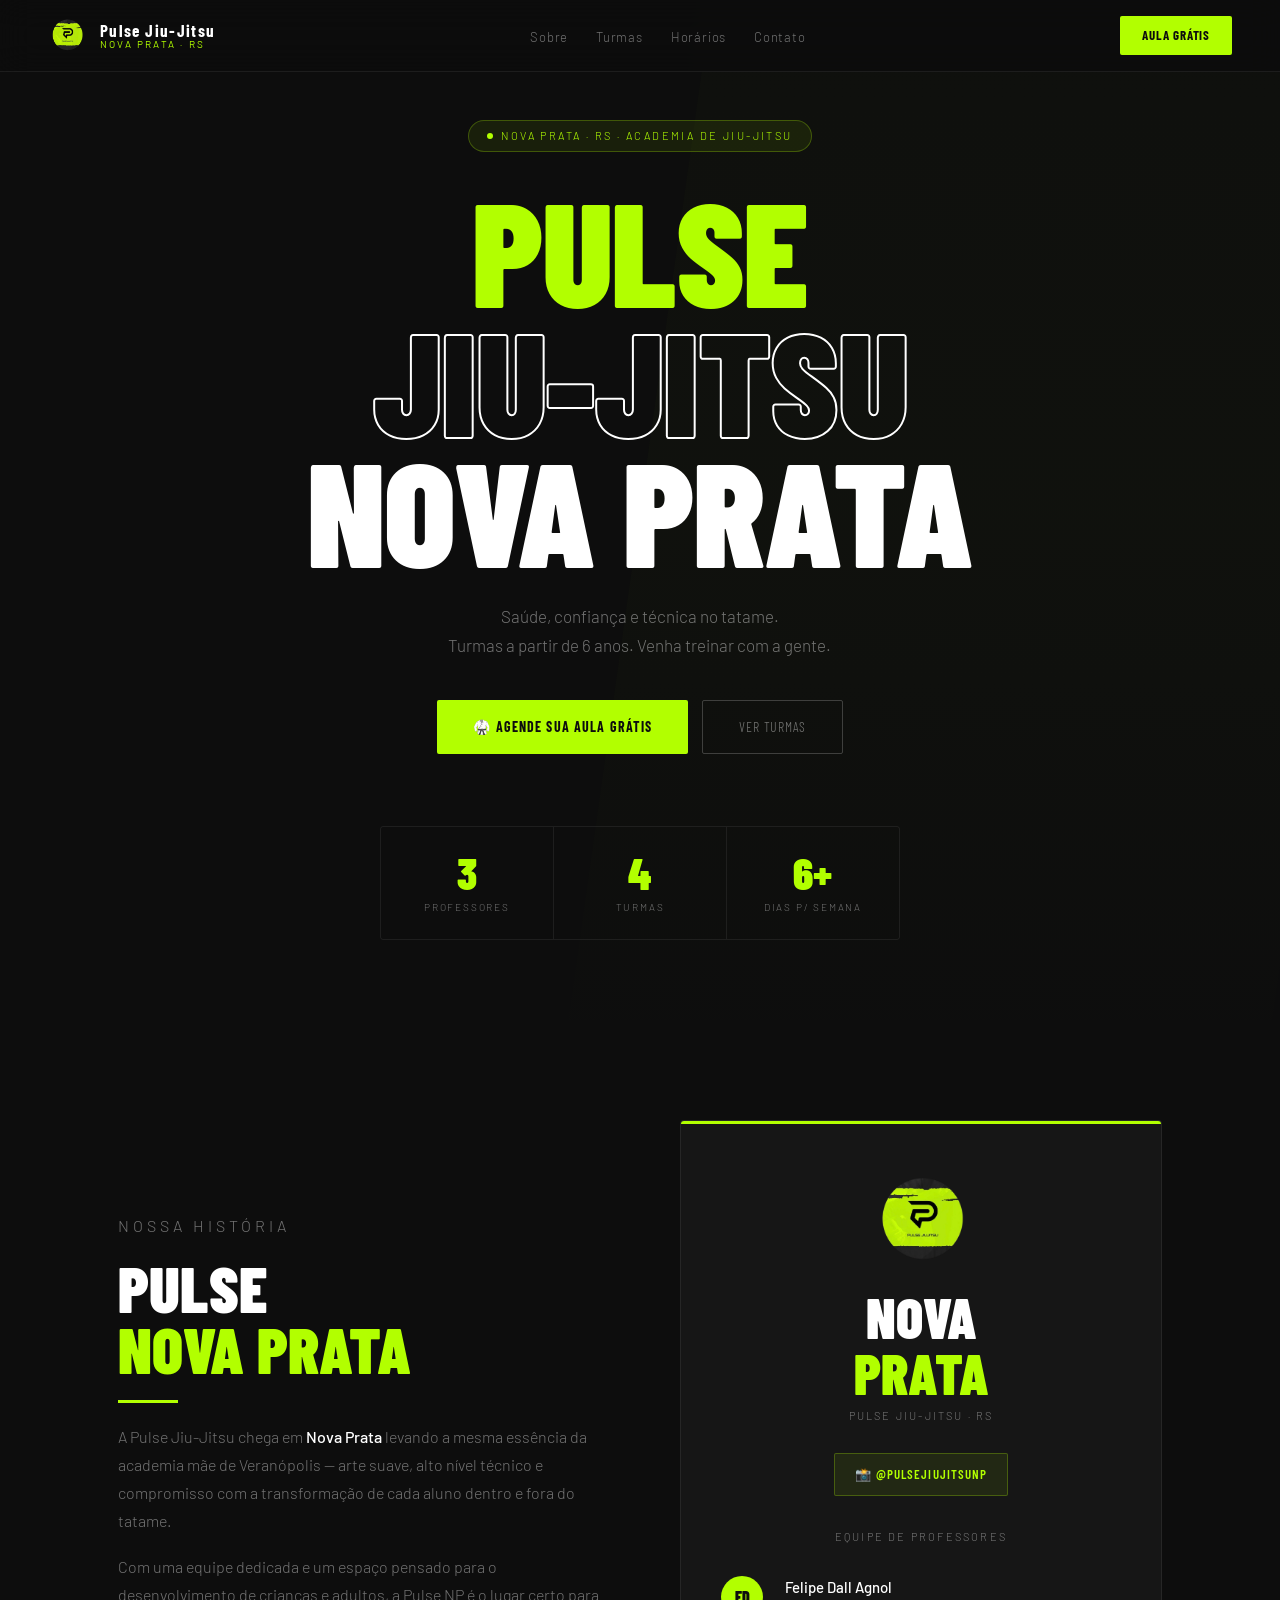
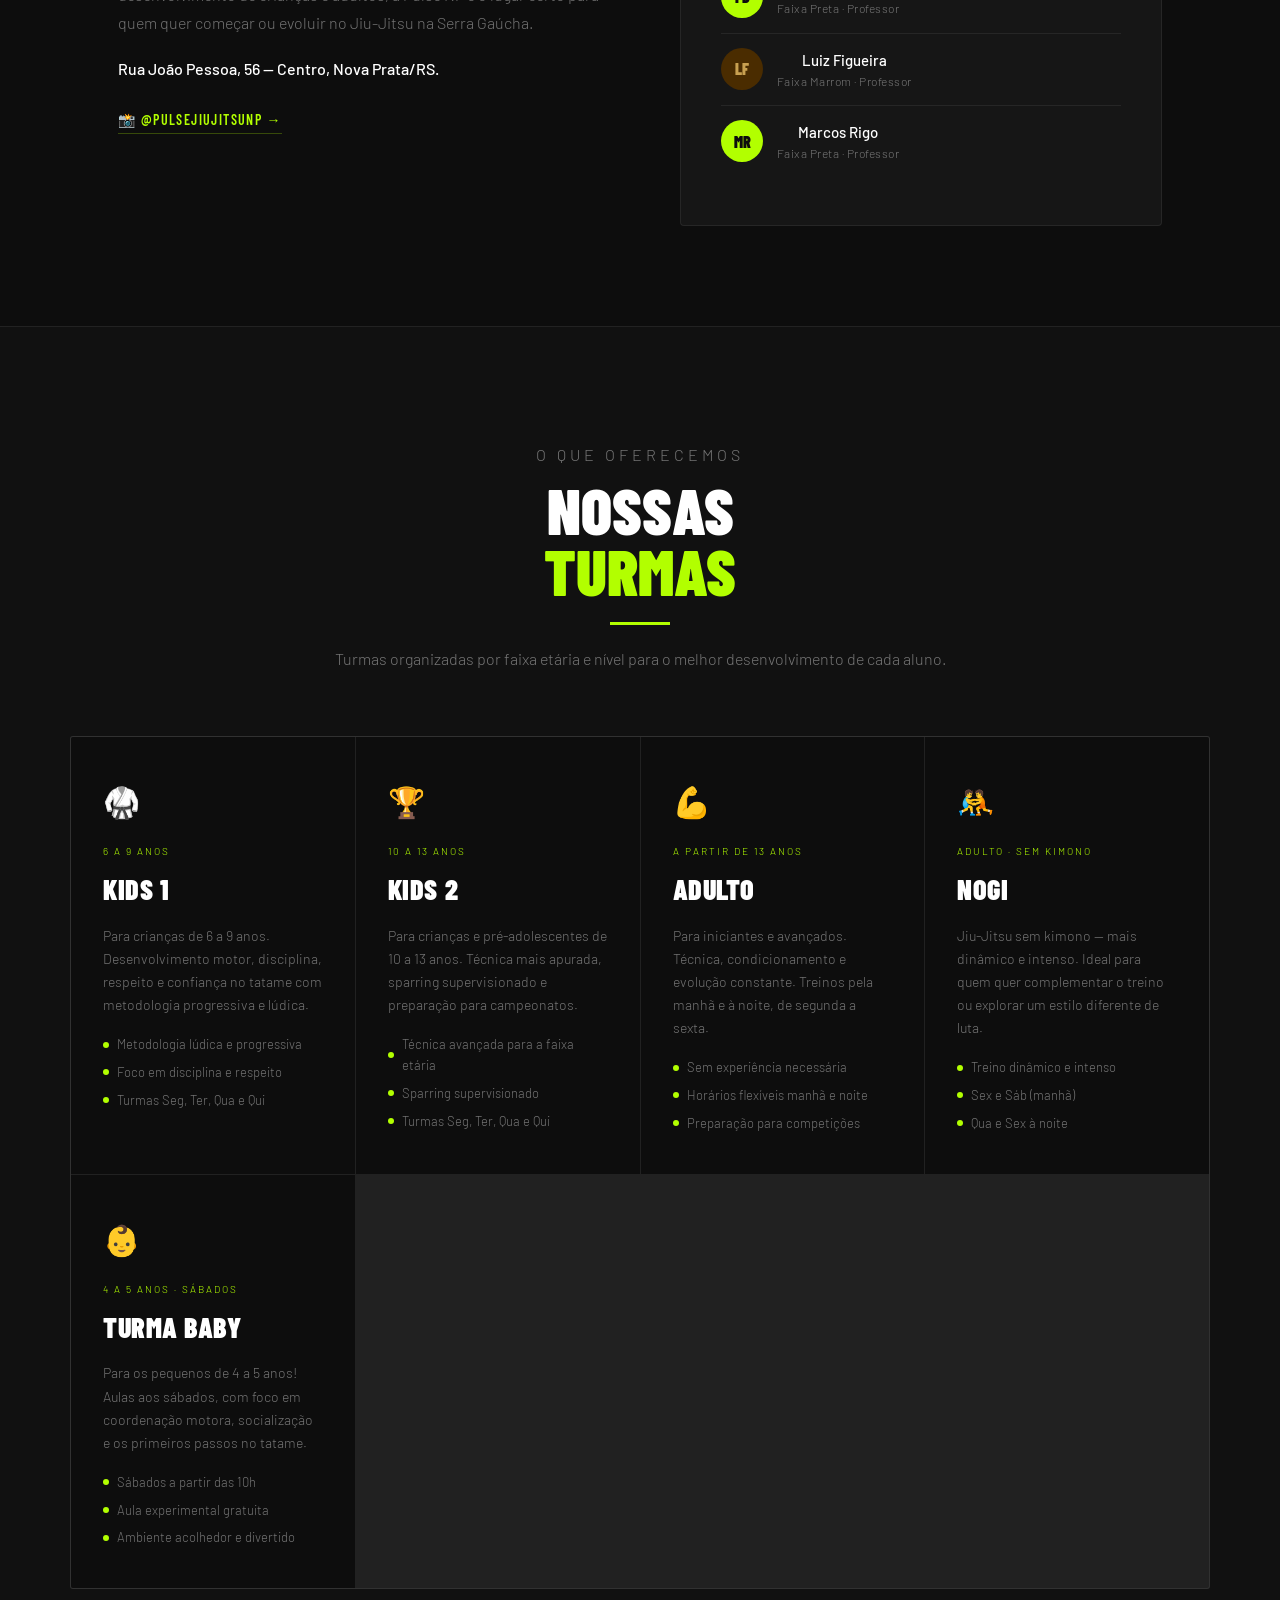
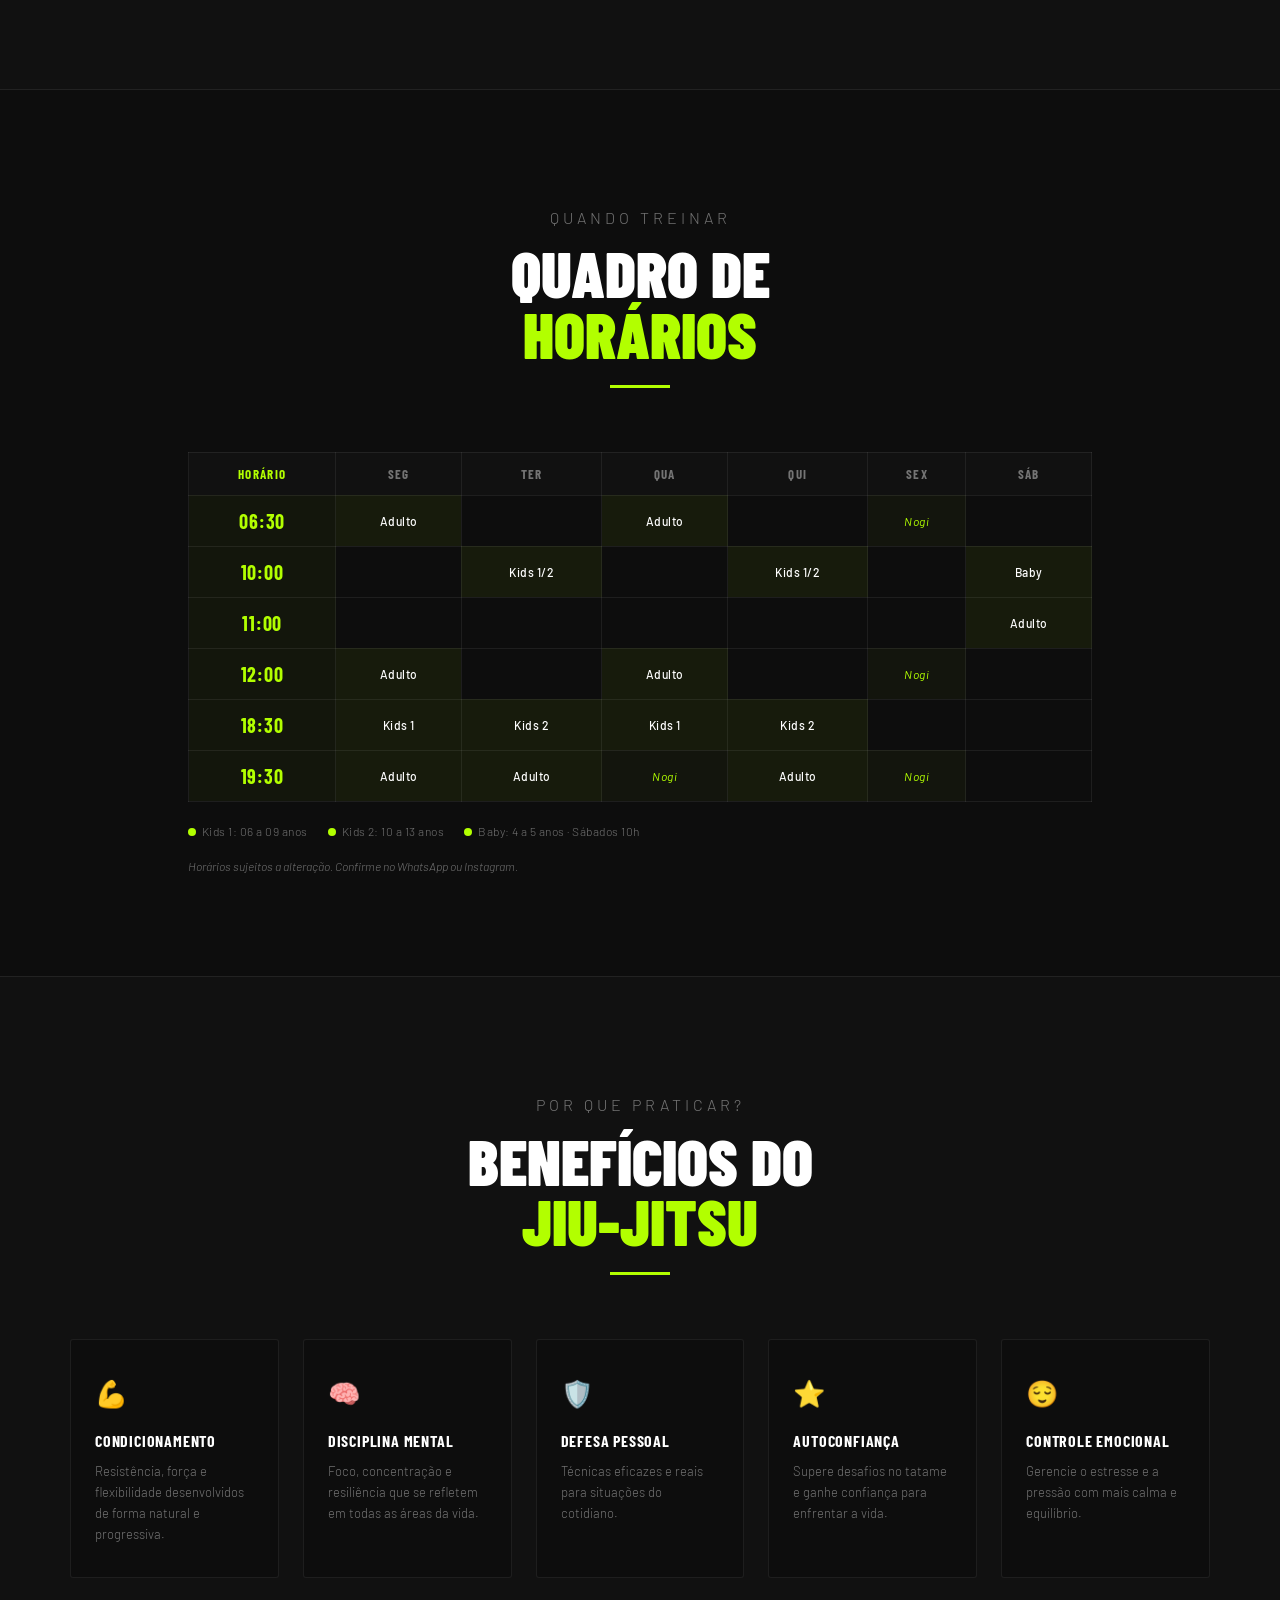
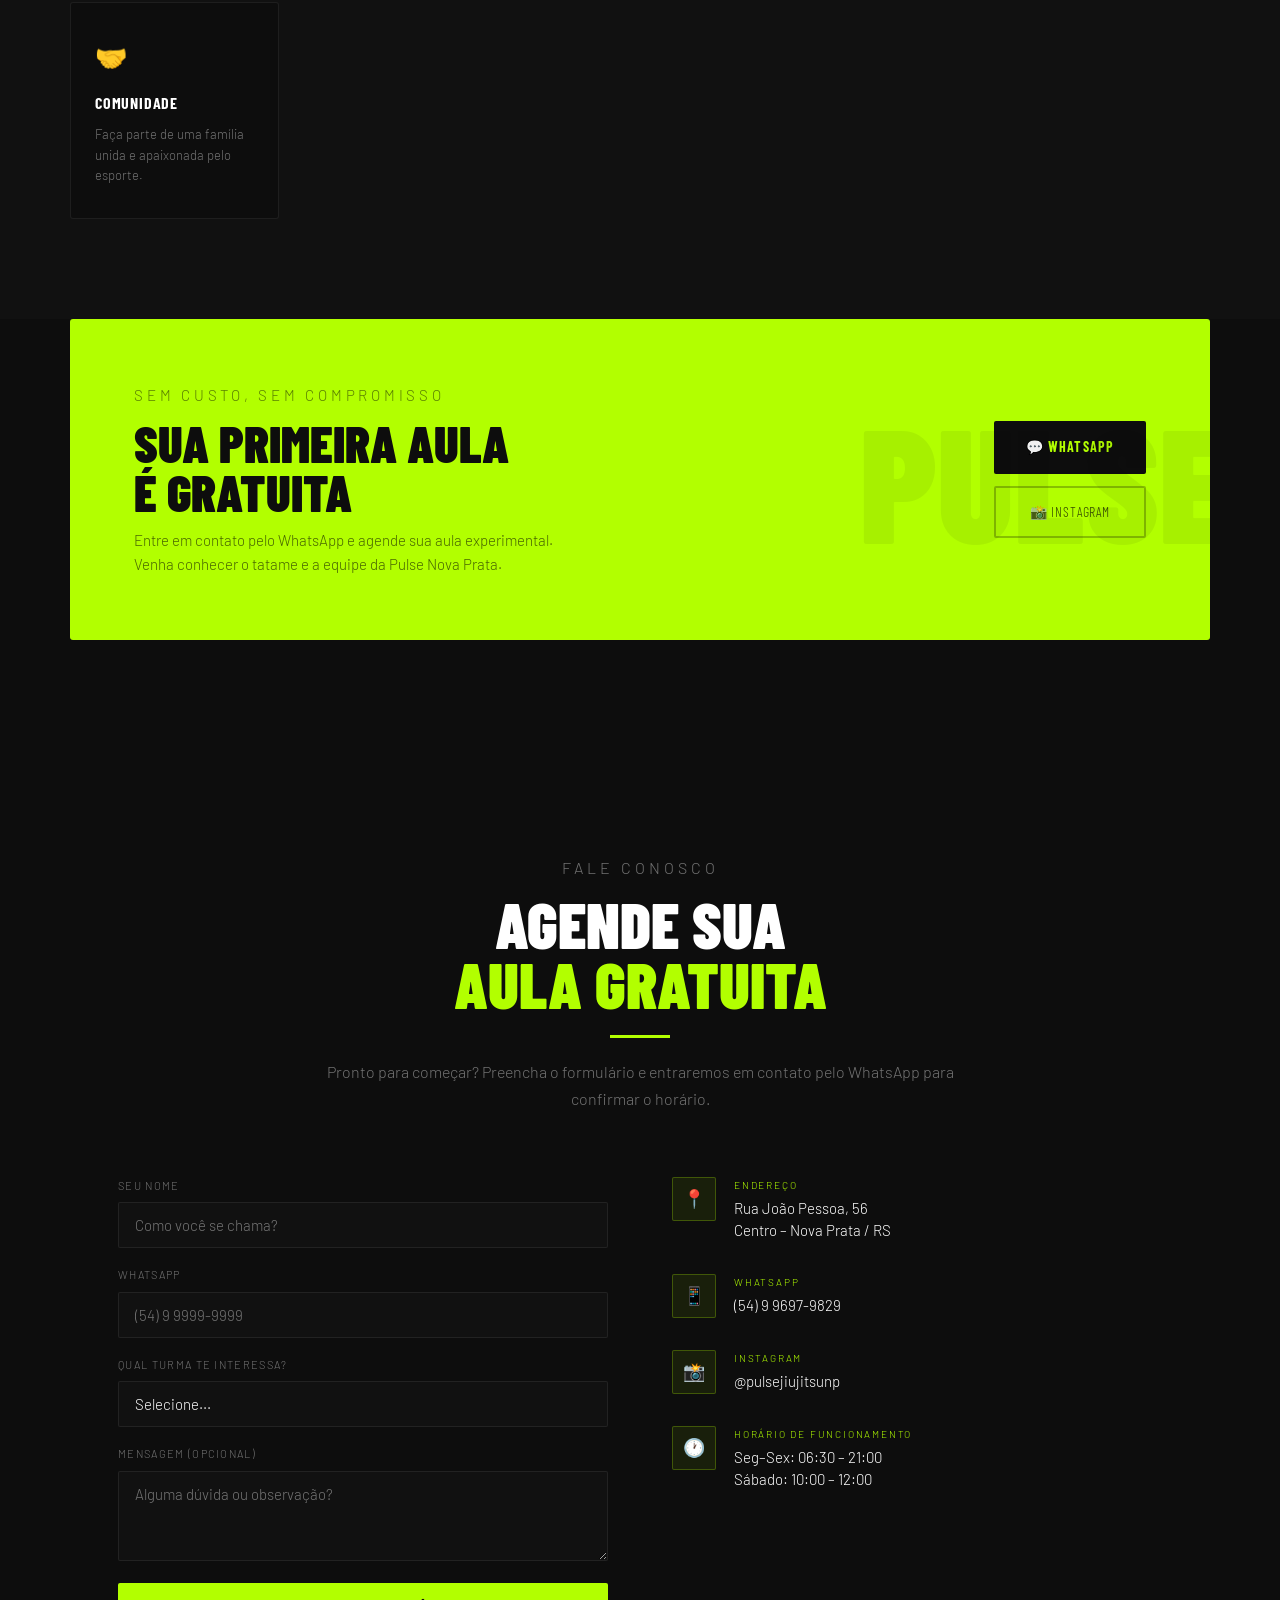
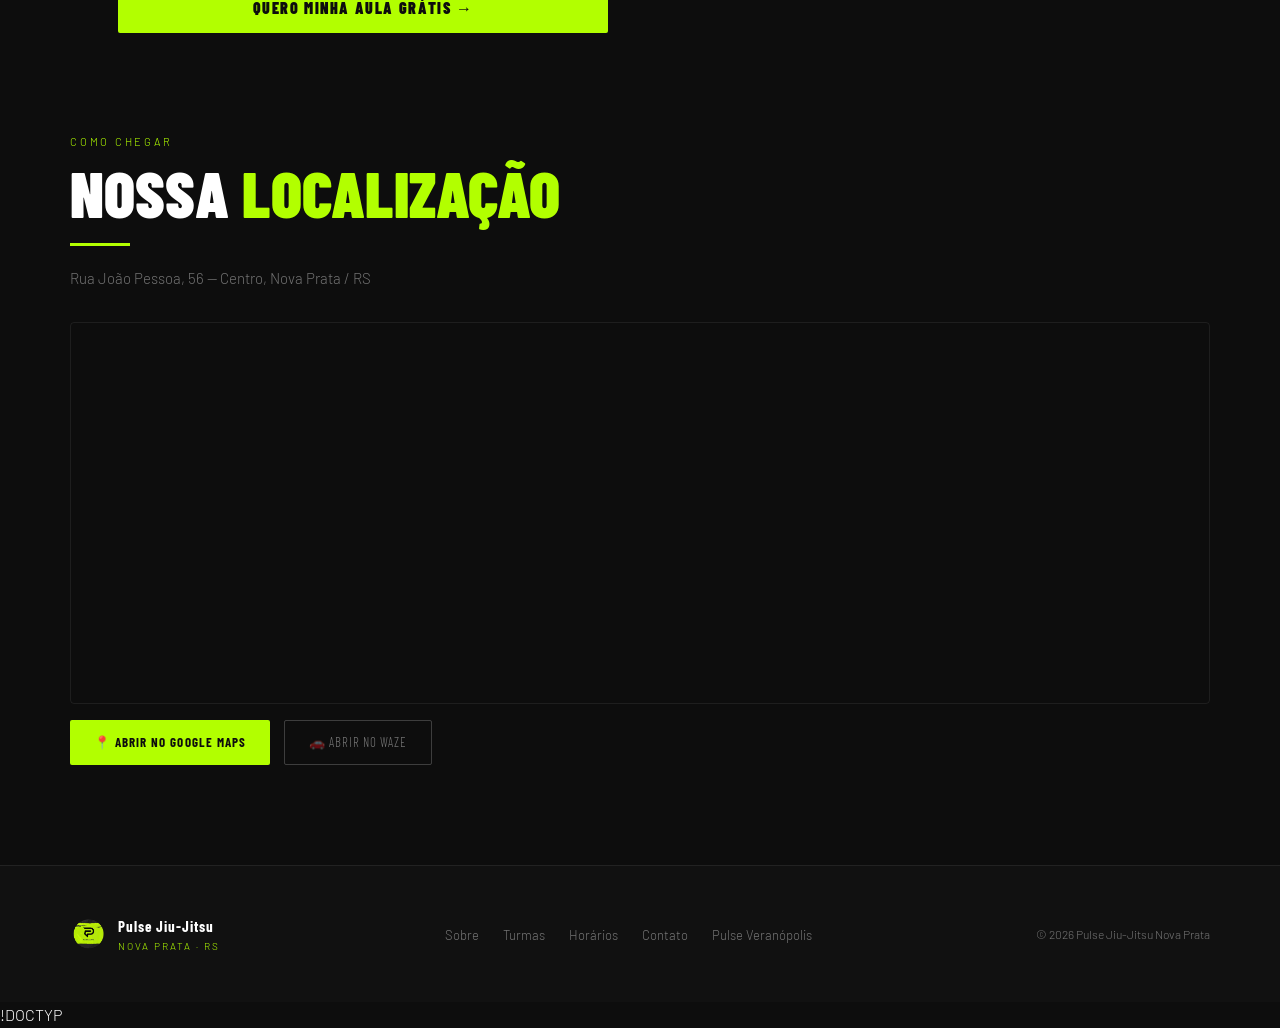
<file: nova-prata/index.html>
<E html>
<html lang="pt-BR">
<head>
<meta charset="UTF-8">
<meta name="viewport" content="width=device-width, initial-scale=1.0">
<title>Pulse Jiu-Jitsu | Nova Prata – RS</title>
<meta name="description" content="Pulse Jiu-Jitsu Nova Prata — Academia de Jiu-Jitsu. Turmas Kids, Adulto, Nogi e Baby. Rua João Pessoa, 56 – Centro. Agende sua aula gratuita.">
<link rel="preconnect" href="https://fonts.googleapis.com">
<link href="https://fonts.googleapis.com/css2?family=Barlow+Condensed:ital,wght@0,400;0,600;0,700;0,900;1,700&family=Barlow:wght@300;400;500&display=swap" rel="stylesheet">

<style>
*,*::before,*::after{box-sizing:border-box;margin:0;padding:0}
html{scroll-behavior:smooth}

:root{
  --black:#0d0d0d;
  --dark:#111;
  --card:#161616;
  --border:rgba(255,255,255,0.07);
  --white:#ffffff;
  --off:#cccccc;
  --muted:rgba(255,255,255,0.42);
  --green:#b2ff00;
  --green2:#caff3c;
  --green-dim:rgba(178,255,0,0.08);
  --green-border:rgba(178,255,0,0.25);
}

body{
  background:var(--black);
  color:var(--white);
  font-family:'Barlow',sans-serif;
  font-weight:300;
  line-height:1.6;
  overflow-x:hidden;
}

/* ── SCROLLBAR ── */
::-webkit-scrollbar{width:4px}
::-webkit-scrollbar-track{background:var(--black)}
::-webkit-scrollbar-thumb{background:var(--green);border-radius:2px}

/* ── NAV ── */
nav{
  position:fixed;top:0;left:0;right:0;z-index:200;
  display:flex;align-items:center;justify-content:space-between;
  padding:16px 48px;
  background:rgba(13,13,13,0.92);
  backdrop-filter:blur(16px);
  border-bottom:1px solid var(--border);
}

.nav-logo{
  display:flex;align-items:center;gap:14px;
  text-decoration:none;
  color:var(--white);
}

.nav-p{
  width:36px;height:36px;
  background:var(--green);
  border-radius:50%;
  display:grid;place-items:center;
  font-family:'Barlow Condensed',sans-serif;
  font-weight:900;font-size:20px;
  color:var(--black);letter-spacing:-1px;
}

.nav-name{
  display:flex;flex-direction:column;line-height:1.1;
}

.nav-pulse{
  font-family:'Barlow Condensed',sans-serif;
  font-weight:700;font-size:17px;letter-spacing:0.08em;
  color:#ffffff;
}

.nav-city{
  font-size:10px;letter-spacing:0.22em;
  text-transform:uppercase;color:var(--green);
  font-weight:400;
}

.nav-links{display:flex;gap:28px;list-style:none}
.nav-links a{
  color:var(--muted);text-decoration:none;
  font-size:13px;letter-spacing:0.06em;
  transition:color .2s;
}
.nav-links a:hover{color:var(--white)}

.nav-cta{
  background:var(--green);color:var(--black);
  padding:9px 22px;border-radius:2px;
  text-decoration:none;font-size:13px;
  font-weight:700;letter-spacing:0.06em;
  font-family:'Barlow Condensed',sans-serif;
  text-transform:uppercase;
  transition:background .2s,transform .15s;
}
.nav-cta:hover{background:var(--green2);transform:translateY(-1px)}

/* hamburger */
.hamburger{display:none;flex-direction:column;gap:5px;cursor:pointer;background:none;border:none;padding:4px}
.hamburger span{display:block;width:24px;height:2px;background:var(--white);transition:.3s}

/* ── HERO ── */
#hero{
  min-height:100vh;
  display:flex;align-items:center;justify-content:center;
  padding:120px 48px 80px;
  position:relative;overflow:hidden;
  text-align:center;
}

.hero-noise{
  position:absolute;inset:0;
  background:var(--black);
}

.hero-video{
  position:absolute;inset:0;
  width:100%;height:100%;
  object-fit:cover;
  opacity:0.25;
  z-index:0;
}

.hero-video-overlay{
  position:absolute;inset:0;
  background:linear-gradient(
    to bottom,
    rgba(13,13,13,0.55) 0%,
    rgba(13,13,13,0.3) 50%,
    rgba(13,13,13,0.9) 100%
  );
  z-index:1;
}

/* diagonal slash bg */
.hero-slash{
  position:absolute;bottom:-10%;right:-5%;
  width:55%;height:120%;
  background:rgba(178,255,0,0.022);
  transform:skewX(-8deg);
  pointer-events:none;
}

.hero-content{position:relative;z-index:2;max-width:900px}

.hero-badge{
  display:inline-flex;align-items:center;gap:8px;
  background:var(--green-dim);
  border:1px solid var(--green-border);
  color:var(--green);
  font-size:11px;letter-spacing:0.22em;
  text-transform:uppercase;
  padding:6px 18px;border-radius:100px;
  margin-bottom:32px;
  animation:fadeUp .7s ease both;
}

.hero-badge::before{
  content:'';width:6px;height:6px;
  border-radius:50%;background:var(--green);
  animation:pulse 2s infinite;
}

@keyframes pulse{
  0%,100%{opacity:1;transform:scale(1)}
  50%{opacity:.4;transform:scale(1.3)}
}

.hero-title{
  font-family:'Barlow Condensed',sans-serif;
  font-weight:900;
  font-size:clamp(64px,12vw,148px);
  line-height:0.88;
  letter-spacing:-0.01em;
  text-transform:uppercase;
  animation:fadeUp .7s .1s ease both;
}

.hero-title .green{color:var(--green)}
.hero-title .stroke{
  -webkit-text-stroke:2px var(--white);
  color:transparent;
}

.hero-sub{
  max-width:500px;margin:28px auto 0;
  color:var(--muted);font-size:17px;line-height:1.7;
  animation:fadeUp .7s .2s ease both;
}

.hero-actions{
  display:flex;gap:14px;justify-content:center;
  margin-top:40px;flex-wrap:wrap;
  animation:fadeUp .7s .3s ease both;
}

.btn-primary{
  background:var(--green);color:var(--black);
  padding:15px 36px;border-radius:2px;
  text-decoration:none;font-weight:700;font-size:14px;
  letter-spacing:0.08em;text-transform:uppercase;
  font-family:'Barlow Condensed',sans-serif;
  transition:background .2s,transform .15s;
  display:inline-flex;align-items:center;gap:8px;
}
.btn-primary:hover{background:var(--green2);transform:translateY(-2px)}

.btn-ghost{
  border:1px solid rgba(255,255,255,0.2);
  color:var(--muted);
  padding:15px 36px;border-radius:2px;
  text-decoration:none;font-size:14px;
  letter-spacing:0.06em;text-transform:uppercase;
  font-family:'Barlow Condensed',sans-serif;
  transition:border-color .2s,color .2s;
}
.btn-ghost:hover{border-color:rgba(255,255,255,.45);color:var(--white)}

.hero-stats{
  display:flex;gap:0;justify-content:center;
  margin-top:72px;
  border:1px solid var(--border);
  border-radius:3px;
  overflow:hidden;
  max-width:520px;
  margin-left:auto;margin-right:auto;
  animation:fadeUp .7s .4s ease both;
}

.stat{
  flex:1;padding:24px 20px;text-align:center;
  border-right:1px solid var(--border);
}
.stat:last-child{border-right:none}

.stat-n{
  font-family:'Barlow Condensed',sans-serif;
  font-weight:900;font-size:44px;
  color:var(--green);line-height:1;
}

.stat-l{
  font-size:10px;letter-spacing:0.18em;
  text-transform:uppercase;color:var(--muted);
  margin-top:4px;
}

@keyframes fadeUp{
  from{opacity:0;transform:translateY(22px)}
  to{opacity:1;transform:translateY(0)}
}

/* ── SECTION BASE ── */
.section-label{
  font-size:11px;letter-spacing:0.25em;
  text-transform:uppercase;color:var(--green);
  margin-bottom:12px;
}

.section-title{
  font-family:'Barlow Condensed',sans-serif;
  font-weight:900;text-transform:uppercase;
  font-size:clamp(36px,5vw,64px);
  line-height:0.95;
}

.section-header{text-align:center;max-width:640px;margin:0 auto 64px}
.section-header p{color:var(--muted);margin-top:14px;font-size:16px;line-height:1.7}

/* ── SOBRE ── */
#sobre{
  padding:100px 48px;
  max-width:1140px;margin:0 auto;
  display:grid;grid-template-columns:1fr 1fr;
  gap:80px;align-items:center;
}

.sobre-text p{
  color:var(--muted);font-size:16px;
  margin-bottom:18px;line-height:1.75;
}

.sobre-text strong{color:var(--white);font-weight:500}

.sobre-link{
  display:inline-flex;align-items:center;gap:10px;
  color:var(--green);text-decoration:none;
  font-family:'Barlow Condensed',sans-serif;
  font-weight:600;font-size:14px;letter-spacing:0.1em;
  text-transform:uppercase;
  border-bottom:1px solid var(--green-border);
  padding-bottom:2px;
  transition:border-color .2s;
  margin-top:8px;
}
.sobre-link:hover{border-color:var(--green)}

.sobre-visual{
  position:relative;
}

.sobre-card{
  background:var(--card);
  border:1px solid var(--border);
  border-radius:4px;
  padding:48px 40px;
  text-align:center;
  position:relative;overflow:hidden;
}

.sobre-card::before{
  content:'';position:absolute;
  top:0;left:0;right:0;height:3px;
  background:var(--green);
}

.sobre-card-p{
  width:72px;height:72px;
  background:var(--green);border-radius:50%;
  display:grid;place-items:center;
  font-family:'Barlow Condensed',sans-serif;
  font-weight:900;font-size:38px;
  color:var(--black);
  margin:0 auto 20px;
}

.sobre-card-city{
  font-family:'Barlow Condensed',sans-serif;
  font-weight:900;font-size:56px;
  text-transform:uppercase;line-height:1;
  color:var(--white);
}

.sobre-card-city span{color:var(--green)}

.sobre-card-since{
  font-size:11px;letter-spacing:0.2em;
  text-transform:uppercase;color:var(--muted);
  margin-top:6px;margin-bottom:28px;
}

.sobre-insta{
  display:inline-flex;align-items:center;gap:8px;
  background:var(--green-dim);border:1px solid var(--green-border);
  color:var(--green);padding:10px 20px;border-radius:2px;
  text-decoration:none;font-size:13px;
  font-family:'Barlow Condensed',sans-serif;
  font-weight:600;letter-spacing:0.08em;text-transform:uppercase;
  transition:background .2s;
}
.sobre-insta:hover{background:rgba(178,255,0,0.14)}

/* ── TURMAS ── */
#turmas{
  background:var(--dark);
  border-top:1px solid var(--border);
  border-bottom:1px solid var(--border);
  padding:100px 48px;
}

.turmas-grid{
  display:grid;
  grid-template-columns:repeat(auto-fit,minmax(240px,1fr));
  gap:1px;background:var(--border);
  max-width:1140px;margin:0 auto;
  border:1px solid var(--border);border-radius:3px;overflow:hidden;
}

.turma-card{
  background:var(--black);
  padding:40px 32px;
  position:relative;
  transition:background .25s;
  cursor:default;
}

.turma-card:hover{background:#141414}

.turma-card::after{
  content:'';
  position:absolute;bottom:0;left:0;right:0;height:2px;
  background:var(--green);
  transform:scaleX(0);transform-origin:left;
  transition:transform .35s;
}
.turma-card:hover::after{transform:scaleX(1)}

.turma-icon{font-size:30px;margin-bottom:18px}

.turma-age{
  font-size:10px;letter-spacing:0.2em;
  text-transform:uppercase;color:var(--green);
  margin-bottom:8px;
}

.turma-card h3{
  font-family:'Barlow Condensed',sans-serif;
  font-weight:900;font-size:28px;
  text-transform:uppercase;letter-spacing:0.02em;
  margin-bottom:12px;
}

.turma-card p{color:var(--muted);font-size:14px;line-height:1.65}

.turma-items{
  margin-top:18px;list-style:none;
  display:flex;flex-direction:column;gap:7px;
}
.turma-items li{
  font-size:13px;color:var(--muted);
  display:flex;align-items:center;gap:8px;
}
.turma-items li::before{
  content:'';width:6px;height:6px;
  border-radius:50%;background:var(--green);
  flex-shrink:0;
}

/* ── HORÁRIOS ── */
#horarios{
  padding:100px 48px;
  max-width:1000px;margin:0 auto;
}

.table-wrap{margin-top:56px;overflow-x:auto}

table{width:100%;border-collapse:collapse;font-size:13px}

th{
  background:var(--dark);
  padding:13px 10px;text-align:center;
  font-family:'Barlow Condensed',sans-serif;
  font-weight:700;font-size:13px;letter-spacing:0.1em;
  text-transform:uppercase;color:var(--muted);
  border:1px solid var(--border);
}

th.th-hora{color:var(--green)}

td{
  padding:13px 10px;text-align:center;
  border:1px solid var(--border);
  color:var(--muted);font-size:12px;
  letter-spacing:0.04em;
}

td.hora{
  font-family:'Barlow Condensed',sans-serif;
  font-weight:700;font-size:20px;
  color:var(--green);background:rgba(178,255,0,0.04);
  text-align:center;white-space:nowrap;
}

td.filled{
  background:rgba(178,255,0,0.06);
  color:var(--white);font-weight:500;
}

td.nogi{
  background:rgba(178,255,0,0.03);
  color:var(--green);font-style:italic;
}

.legend{
  display:flex;gap:20px;flex-wrap:wrap;
  margin-top:20px;font-size:12px;
  color:var(--muted);letter-spacing:0.04em;
}

.legend span{display:flex;align-items:center;gap:6px}
.legend span::before{
  content:'';width:8px;height:8px;
  border-radius:50%;background:var(--green);
}

.schedule-note{
  margin-top:16px;font-size:12px;
  color:var(--muted);font-style:italic;
}

/* ── BENEFÍCIOS ── */
#beneficios{
  background:var(--dark);
  border-top:1px solid var(--border);
  padding:100px 48px;
}

.benefits-grid{
  display:grid;
  grid-template-columns:repeat(auto-fit,minmax(200px,1fr));
  gap:24px;max-width:1140px;margin:60px auto 0;
}

.benefit{
  background:var(--black);
  border:1px solid var(--border);
  border-radius:3px;
  padding:32px 24px;
  transition:border-color .25s,transform .25s;
}
.benefit:hover{border-color:var(--green-border);transform:translateY(-3px)}

.benefit-icon{font-size:26px;margin-bottom:14px}

.benefit h4{
  font-family:'Barlow Condensed',sans-serif;
  font-weight:700;font-size:16px;
  text-transform:uppercase;letter-spacing:0.05em;
  margin-bottom:8px;
}

.benefit p{color:var(--muted);font-size:13px;line-height:1.6}

/* ── CTA STRIP ── */
#cta{
  padding:0 48px 100px;
}

.cta-inner{
  max-width:1140px;margin:0 auto;
  background:var(--green);
  border-radius:3px;
  padding:64px;
  display:flex;align-items:center;justify-content:space-between;
  gap:40px;
  position:relative;overflow:hidden;
}

.cta-inner::before{
  content:'PULSE';
  position:absolute;right:-20px;top:50%;
  transform:translateY(-50%);
  font-family:'Barlow Condensed',sans-serif;
  font-weight:900;font-size:160px;
  color:rgba(0,0,0,0.06);
  line-height:1;pointer-events:none;
  white-space:nowrap;
}

.cta-text .section-label{color:rgba(0,0,0,0.5)}

.cta-text h2{
  font-family:'Barlow Condensed',sans-serif;
  font-weight:900;font-size:clamp(32px,4vw,56px);
  text-transform:uppercase;line-height:0.95;
  color:var(--black);margin:8px 0 12px;
}

.cta-text p{color:rgba(0,0,0,0.6);max-width:420px;font-size:15px}

.cta-actions{display:flex;flex-direction:column;gap:12px;flex-shrink:0}

.btn-dark{
  background:var(--black);color:var(--green);
  padding:15px 32px;border-radius:2px;
  text-decoration:none;font-weight:700;font-size:14px;
  letter-spacing:0.08em;text-transform:uppercase;
  font-family:'Barlow Condensed',sans-serif;
  transition:background .2s;
  text-align:center;
}
.btn-dark:hover{background:#1a1a1a}

.btn-outline-dark{
  border:2px solid rgba(0,0,0,0.25);
  color:rgba(0,0,0,0.7);
  padding:13px 32px;border-radius:2px;
  text-decoration:none;font-size:14px;
  letter-spacing:0.06em;text-transform:uppercase;
  font-family:'Barlow Condensed',sans-serif;
  transition:border-color .2s,color .2s;
  text-align:center;
}
.btn-outline-dark:hover{border-color:rgba(0,0,0,0.6);color:var(--black)}

/* ── CONTATO ── */
#contato{
  padding:100px 48px;
  max-width:1140px;margin:0 auto;
}

.contact-grid{
  display:grid;grid-template-columns:1fr 1fr;
  gap:64px;margin-top:60px;align-items:start;
}

label{
  display:block;font-size:11px;
  letter-spacing:0.12em;text-transform:uppercase;
  color:var(--muted);margin-bottom:8px;
}

input,select,textarea{
  width:100%;
  background:var(--dark);
  border:1px solid var(--border);
  border-radius:2px;
  padding:13px 16px;
  color:var(--white);
  font-family:'Barlow',sans-serif;font-size:15px;font-weight:300;
  outline:none;
  transition:border-color .2s;
  -webkit-appearance:none;
}
input:focus,select:focus,textarea:focus{border-color:var(--green)}
select option{background:#1a1a1a}
textarea{resize:vertical;min-height:90px}

.form-group{margin-bottom:18px}

.form-submit{
  width:100%;
  background:var(--green);color:var(--black);
  border:none;padding:15px;border-radius:2px;
  font-family:'Barlow Condensed',sans-serif;
  font-weight:900;font-size:16px;
  letter-spacing:0.1em;text-transform:uppercase;
  cursor:pointer;transition:background .2s;
  margin-top:4px;
}
.form-submit:hover{background:var(--green2)}

.contact-info{display:flex;flex-direction:column;gap:32px}

.info-block{display:flex;gap:18px;align-items:flex-start}

.info-icon{
  width:44px;height:44px;flex-shrink:0;
  background:var(--green-dim);border:1px solid var(--green-border);
  border-radius:2px;display:grid;place-items:center;font-size:18px;
}

.info-label{
  font-size:10px;letter-spacing:0.18em;
  text-transform:uppercase;color:var(--green);margin-bottom:4px;
}

.info-val{color:var(--white);font-size:15px;line-height:1.5}
.info-val a{color:var(--white);text-decoration:none}
.info-val a:hover{color:var(--green)}

.profs-list{margin-top:32px}

.profs-label{
  font-size:11px;letter-spacing:0.2em;
  text-transform:uppercase;color:var(--muted);
  margin-bottom:16px;
}

.prof-item{
  display:flex;align-items:center;gap:14px;
  padding:14px 0;
  border-bottom:1px solid var(--border);
}
.prof-item:last-child{border-bottom:none}

.prof-avatar{
  width:42px;height:42px;border-radius:50%;
  background:var(--green);
  display:grid;place-items:center;
  font-family:'Barlow Condensed',sans-serif;
  font-weight:900;font-size:16px;color:var(--black);
  flex-shrink:0;
}

.prof-name{font-size:15px;font-weight:500}
.prof-role{font-size:12px;color:var(--muted);letter-spacing:0.04em}

/* ── FOOTER ── */
footer{
  background:var(--dark);
  border-top:1px solid var(--border);
  padding:48px;
}

.footer-inner{
  max-width:1140px;margin:0 auto;
  display:flex;align-items:center;justify-content:space-between;
  gap:32px;flex-wrap:wrap;
}

.footer-brand{display:flex;align-items:center;gap:12px}

.footer-p{
  width:32px;height:32px;background:var(--green);border-radius:50%;
  display:grid;place-items:center;
  font-family:'Barlow Condensed',sans-serif;
  font-weight:900;font-size:17px;color:var(--black);
}

.footer-name{
  font-family:'Barlow Condensed',sans-serif;
  font-weight:700;font-size:15px;letter-spacing:0.06em;
}

.footer-city{font-size:10px;letter-spacing:0.2em;text-transform:uppercase;color:var(--green)}

.footer-links{display:flex;gap:24px;list-style:none}
.footer-links a{color:var(--muted);text-decoration:none;font-size:13px;transition:color .2s}
.footer-links a:hover{color:var(--white)}

.footer-copy{font-size:12px;color:var(--muted)}

/* ── DIVIDER ── */
.slash-divider{
  height:3px;background:var(--green);
  max-width:60px;margin:20px 0;
}

.section-header .slash-divider{margin:20px auto}

/* ── RESPONSIVE ── */
@media(max-width:900px){
  nav{padding:14px 24px}
  .nav-links{display:none}

  .hamburger{display:flex}

  #hero{padding:100px 24px 60px}
  #sobre{grid-template-columns:1fr;gap:48px;padding:72px 24px}
  #turmas{padding:72px 24px}
  #horarios{padding:72px 24px}
  #beneficios{padding:72px 24px}
  #cta{padding:0 24px 72px}
  .cta-inner{flex-direction:column;text-align:center;padding:48px 32px}
  .cta-text p{max-width:100%}
  .cta-actions{flex-direction:row;flex-wrap:wrap;justify-content:center}
  #contato{padding:72px 24px}
  .contact-grid{grid-template-columns:1fr;gap:48px}
  footer{padding:32px 24px}
  .footer-inner{flex-direction:column;text-align:center}
  .footer-links{flex-wrap:wrap;justify-content:center}
  .hero-stats{flex-wrap:wrap}
  .nav-cta{display:none}
}
</style>
</head>
<body>

<!-- NAV -->
<nav>
  <a class="nav-logo" href="#hero">
    <img src="logo.png" alt="Pulse Jiu-Jitsu" style="height:38px;width:38px;object-fit:contain;border-radius:50%;">
    <div class="nav-name">
      <span class="nav-pulse">Pulse Jiu-Jitsu</span>
      <span class="nav-city">Nova Prata · RS</span>
    </div>
  </a>

  <ul class="nav-links">
    <li><a href="#sobre">Sobre</a></li>
    <li><a href="#turmas">Turmas</a></li>
    <li><a href="#horarios">Horários</a></li>
    <li><a href="#contato">Contato</a></li>
  </ul>

  <a class="nav-cta" href="https://wa.me/5554996979829?text=Olá!%20Quero%20agendar%20uma%20aula%20experimental%20na%20Pulse%20Jiu-Jitsu%20Nova%20Prata!" target="_blank">Aula Grátis</a>

  <button class="hamburger" onclick="document.querySelector('.nav-links').style.display='flex';this.style.display='none'" aria-label="Menu">
    <span></span><span></span><span></span>
  </button>
</nav>

<!-- HERO -->
<section id="hero">
  <div class="hero-noise"></div>
  <video class="hero-video" autoplay muted loop playsinline>
    <source src="video.mp4" type="video/mp4">
  </video>
  <div class="hero-video-overlay"></div>
  <div class="hero-slash"></div>
  <div class="hero-content">
    <div class="hero-badge">Nova Prata · RS · Academia de Jiu-Jitsu</div>

    <h1 class="hero-title">
      <span class="green">PULSE</span><br>
      <span class="stroke">JIU-JITSU</span><br>
      NOVA PRATA
    </h1>

    <p class="hero-sub">Saúde, confiança e técnica no tatame.<br>Turmas a partir de 6 anos. Venha treinar com a gente.</p>

    <div class="hero-actions">
      <a class="btn-primary" href="https://wa.me/5554996979829?text=Olá!%20Quero%20agendar%20uma%20aula%20experimental%20na%20Pulse%20Jiu-Jitsu%20Nova%20Prata!" target="_blank">
        🥋 Agende sua Aula Grátis
      </a>
      <a class="btn-ghost" href="#turmas">Ver Turmas</a>
    </div>

    <div class="hero-stats">
      <div class="stat">
        <div class="stat-n">3</div>
        <div class="stat-l">Professores</div>
      </div>
      <div class="stat">
        <div class="stat-n">4</div>
        <div class="stat-l">Turmas</div>
      </div>
      <div class="stat">
        <div class="stat-n">6+</div>
        <div class="stat-l">Dias p/ semana</div>
      </div>
    </div>
  </div>
</section>

<!-- SOBRE -->
<section id="sobre">
  <div class="sobre-text">
    <p class="section-label">Nossa história</p>
    <h2 class="section-title">Pulse<br><span style="color:var(--green)">Nova Prata</span></h2>
    <div class="slash-divider"></div>
    <p>A Pulse Jiu-Jitsu chega em <strong>Nova Prata</strong> levando a mesma essência da academia mãe de Veranópolis — arte suave, alto nível técnico e compromisso com a transformação de cada aluno dentro e fora do tatame.</p>
    <p>Com uma equipe dedicada e um espaço pensado para o desenvolvimento de crianças e adultos, a Pulse NP é o lugar certo para quem quer começar ou evoluir no Jiu-Jitsu na Serra Gaúcha.</p>
    <p><strong>Rua João Pessoa, 56 — Centro, Nova Prata/RS.</strong></p>
    <a class="sobre-link" href="https://instagram.com/pulsejiujitsunp" target="_blank">
      📸 @pulsejiujitsunp →
    </a>
  </div>

  <div class="sobre-visual">
    <div class="sobre-card">
      <img src="logo.png" alt="Pulse Jiu-Jitsu Nova Prata" style="width:100px;height:100px;object-fit:contain;border-radius:50%;margin:0 auto 20px;display:block;">
      <div class="sobre-card-city">NOVA<br><span>PRATA</span></div>
      <div class="sobre-card-since">Pulse Jiu-Jitsu · RS</div>
      <a class="sobre-insta" href="https://instagram.com/pulsejiujitsunp" target="_blank">
        📸 @pulsejiujitsunp
      </a>

      <div class="profs-list" style="margin-top:32px">
        <div class="profs-label">Equipe de professores</div>
        <div class="prof-item">
          <div class="prof-avatar">FD</div>
          <div>
            <div class="prof-name">Felipe Dall Agnol</div>
            <div class="prof-role">Faixa Preta · Professor</div>
          </div>
        </div>
        <div class="prof-item">
          <div class="prof-avatar" style="background:#4a2c00;color:#c8a050;">LF</div>
          <div>
            <div class="prof-name">Luiz Figueira</div>
            <div class="prof-role">Faixa Marrom · Professor</div>
          </div>
        </div>
        <div class="prof-item">
          <div class="prof-avatar">MR</div>
          <div>
            <div class="prof-name">Marcos Rigo</div>
            <div class="prof-role">Faixa Preta · Professor</div>
          </div>
        </div>
      </div>
    </div>
  </div>
</section>

<!-- TURMAS -->
<section id="turmas">
  <div class="section-header">
    <p class="section-label">O que oferecemos</p>
    <h2 class="section-title">Nossas<br><span style="color:var(--green)">Turmas</span></h2>
    <div class="slash-divider"></div>
    <p>Turmas organizadas por faixa etária e nível para o melhor desenvolvimento de cada aluno.</p>
  </div>

  <div class="turmas-grid">
    <div class="turma-card">
      <div class="turma-icon">🥋</div>
      <div class="turma-age">6 a 9 anos</div>
      <h3>Kids 1</h3>
      <p>Para crianças de 6 a 9 anos. Desenvolvimento motor, disciplina, respeito e confiança no tatame com metodologia progressiva e lúdica.</p>
      <ul class="turma-items">
        <li>Metodologia lúdica e progressiva</li>
        <li>Foco em disciplina e respeito</li>
        <li>Turmas Seg, Ter, Qua e Qui</li>
      </ul>
    </div>

    <div class="turma-card">
      <div class="turma-icon">🏆</div>
      <div class="turma-age">10 a 13 anos</div>
      <h3>Kids 2</h3>
      <p>Para crianças e pré-adolescentes de 10 a 13 anos. Técnica mais apurada, sparring supervisionado e preparação para campeonatos.</p>
      <ul class="turma-items">
        <li>Técnica avançada para a faixa etária</li>
        <li>Sparring supervisionado</li>
        <li>Turmas Seg, Ter, Qua e Qui</li>
      </ul>
    </div>

    <div class="turma-card">
      <div class="turma-icon">💪</div>
      <div class="turma-age">A partir de 13 anos</div>
      <h3>Adulto</h3>
      <p>Para iniciantes e avançados. Técnica, condicionamento e evolução constante. Treinos pela manhã e à noite, de segunda a sexta.</p>
      <ul class="turma-items">
        <li>Sem experiência necessária</li>
        <li>Horários flexíveis manhã e noite</li>
        <li>Preparação para competições</li>
      </ul>
    </div>

    <div class="turma-card">
      <div class="turma-icon">🤼</div>
      <div class="turma-age">Adulto · sem kimono</div>
      <h3>Nogi</h3>
      <p>Jiu-Jitsu sem kimono — mais dinâmico e intenso. Ideal para quem quer complementar o treino ou explorar um estilo diferente de luta.</p>
      <ul class="turma-items">
        <li>Treino dinâmico e intenso</li>
        <li>Sex e Sáb (manhã)</li>
        <li>Qua e Sex à noite</li>
      </ul>
    </div>

    <div class="turma-card">
      <div class="turma-icon">👶</div>
      <div class="turma-age">4 a 5 anos · Sábados</div>
      <h3>Turma Baby</h3>
      <p>Para os pequenos de 4 a 5 anos! Aulas aos sábados, com foco em coordenação motora, socialização e os primeiros passos no tatame.</p>
      <ul class="turma-items">
        <li>Sábados a partir das 10h</li>
        <li>Aula experimental gratuita</li>
        <li>Ambiente acolhedor e divertido</li>
      </ul>
    </div>
  </div>
</section>

<!-- HORÁRIOS -->
<section id="horarios">
  <div class="section-header">
    <p class="section-label">Quando treinar</p>
    <h2 class="section-title">Quadro de<br><span style="color:var(--green)">Horários</span></h2>
    <div class="slash-divider"></div>
  </div>

  <div class="table-wrap">
    <table>
      <thead>
        <tr>
          <th class="th-hora">Horário</th>
          <th>SEG</th>
          <th>TER</th>
          <th>QUA</th>
          <th>QUI</th>
          <th>SEX</th>
          <th>SÁB</th>
        </tr>
      </thead>
      <tbody>
        <tr>
          <td class="hora">06:30</td>
          <td class="filled">Adulto</td>
          <td></td>
          <td class="filled">Adulto</td>
          <td></td>
          <td class="nogi">Nogi</td>
          <td></td>
        </tr>
        <tr>
          <td class="hora">10:00</td>
          <td></td>
          <td class="filled">Kids 1/2</td>
          <td></td>
          <td class="filled">Kids 1/2</td>
          <td></td>
          <td class="filled">Baby</td>
        </tr>
        <tr>
          <td class="hora">11:00</td>
          <td></td>
          <td></td>
          <td></td>
          <td></td>
          <td></td>
          <td class="filled">Adulto</td>
        </tr>
        <tr>
          <td class="hora">12:00</td>
          <td class="filled">Adulto</td>
          <td></td>
          <td class="filled">Adulto</td>
          <td></td>
          <td class="nogi">Nogi</td>
          <td></td>
        </tr>
        <tr>
          <td class="hora">18:30</td>
          <td class="filled">Kids 1</td>
          <td class="filled">Kids 2</td>
          <td class="filled">Kids 1</td>
          <td class="filled">Kids 2</td>
          <td></td>
          <td></td>
        </tr>
        <tr>
          <td class="hora">19:30</td>
          <td class="filled">Adulto</td>
          <td class="filled">Adulto</td>
          <td class="nogi">Nogi</td>
          <td class="filled">Adulto</td>
          <td class="nogi">Nogi</td>
          <td></td>
        </tr>
      </tbody>
    </table>
  </div>

  <div class="legend">
    <span>Kids 1: 06 a 09 anos</span>
    <span>Kids 2: 10 a 13 anos</span>
    <span>Baby: 4 a 5 anos · Sábados 10h</span>
  </div>
  <p class="schedule-note">Horários sujeitos a alteração. Confirme no WhatsApp ou Instagram.</p>
</section>

<!-- BENEFÍCIOS -->
<section id="beneficios">
  <div class="section-header">
    <p class="section-label">Por que praticar?</p>
    <h2 class="section-title">Benefícios do<br><span style="color:var(--green)">Jiu-Jitsu</span></h2>
    <div class="slash-divider"></div>
  </div>

  <div class="benefits-grid">
    <div class="benefit">
      <div class="benefit-icon">💪</div>
      <h4>Condicionamento</h4>
      <p>Resistência, força e flexibilidade desenvolvidos de forma natural e progressiva.</p>
    </div>
    <div class="benefit">
      <div class="benefit-icon">🧠</div>
      <h4>Disciplina Mental</h4>
      <p>Foco, concentração e resiliência que se refletem em todas as áreas da vida.</p>
    </div>
    <div class="benefit">
      <div class="benefit-icon">🛡️</div>
      <h4>Defesa Pessoal</h4>
      <p>Técnicas eficazes e reais para situações do cotidiano.</p>
    </div>
    <div class="benefit">
      <div class="benefit-icon">⭐</div>
      <h4>Autoconfiança</h4>
      <p>Supere desafios no tatame e ganhe confiança para enfrentar a vida.</p>
    </div>
    <div class="benefit">
      <div class="benefit-icon">😌</div>
      <h4>Controle Emocional</h4>
      <p>Gerencie o estresse e a pressão com mais calma e equilíbrio.</p>
    </div>
    <div class="benefit">
      <div class="benefit-icon">🤝</div>
      <h4>Comunidade</h4>
      <p>Faça parte de uma família unida e apaixonada pelo esporte.</p>
    </div>
  </div>
</section>

<!-- CTA STRIP -->
<section id="cta">
  <div class="cta-inner">
    <div class="cta-text">
      <p class="section-label">Sem custo, sem compromisso</p>
      <h2>Sua Primeira Aula<br>É Gratuita</h2>
      <p>Entre em contato pelo WhatsApp e agende sua aula experimental. Venha conhecer o tatame e a equipe da Pulse Nova Prata.</p>
    </div>
    <div class="cta-actions">
      <a class="btn-dark" href="https://wa.me/5554996979829?text=Olá!%20Quero%20agendar%20uma%20aula%20experimental%20na%20Pulse%20Jiu-Jitsu%20Nova%20Prata!" target="_blank">
        💬 WhatsApp
      </a>
      <a class="btn-outline-dark" href="https://instagram.com/pulsejiujitsunp" target="_blank">
        📸 Instagram
      </a>
    </div>
  </div>
</section>

<!-- CONTATO -->
<section id="contato">
  <div class="section-header">
    <p class="section-label">Fale conosco</p>
    <h2 class="section-title">Agende sua<br><span style="color:var(--green)">Aula Gratuita</span></h2>
    <div class="slash-divider"></div>
    <p>Pronto para começar? Preencha o formulário e entraremos em contato pelo WhatsApp para confirmar o horário.</p>
  </div>

  <div class="contact-grid">
    <form onsubmit="handleForm(event)">
      <div class="form-group">
        <label>Seu nome</label>
        <input type="text" id="nome" placeholder="Como você se chama?" required>
      </div>
      <div class="form-group">
        <label>WhatsApp</label>
        <input type="tel" id="wpp" placeholder="(54) 9 9999-9999" required>
      </div>
      <div class="form-group">
        <label>Qual turma te interessa?</label>
        <select id="turma" required>
          <option value="" disabled selected>Selecione...</option>
          <option>Baby (4–5 anos)</option>
          <option>Kids 1 (6–9 anos)</option>
          <option>Kids 2 (10–13 anos)</option>
          <option>Adulto</option>
          <option>Nogi</option>
        </select>
      </div>
      <div class="form-group">
        <label>Mensagem (opcional)</label>
        <textarea id="msg" placeholder="Alguma dúvida ou observação?"></textarea>
      </div>
      <button class="form-submit" type="submit">Quero minha aula grátis →</button>
    </form>

    <div class="contact-info">
      <div class="info-block">
        <div class="info-icon">📍</div>
        <div>
          <div class="info-label">Endereço</div>
          <div class="info-val">Rua João Pessoa, 56<br>Centro – Nova Prata / RS</div>
        </div>
      </div>
      <div class="info-block">
        <div class="info-icon">📱</div>
        <div>
          <div class="info-label">WhatsApp</div>
          <div class="info-val">
            <a href="https://wa.me/5554996979829" target="_blank">(54) 9 9697-9829</a>
          </div>
        </div>
      </div>
      <div class="info-block">
        <div class="info-icon">📸</div>
        <div>
          <div class="info-label">Instagram</div>
          <div class="info-val">
            <a href="https://instagram.com/pulsejiujitsunp" target="_blank">@pulsejiujitsunp</a>
          </div>
        </div>
      </div>
      <div class="info-block">
        <div class="info-icon">🕐</div>
        <div>
          <div class="info-label">Horário de funcionamento</div>
          <div class="info-val">Seg–Sex: 06:30 – 21:00<br>Sábado: 10:00 – 12:00</div>
        </div>
      </div>
    </div>
  </div>
</section>

<!-- MAPA -->
<section id="mapa" style="padding:0 48px 100px;">
  <div style="max-width:1140px;margin:0 auto;">
    <div style="margin-bottom:32px;">
      <p class="section-label">Como chegar</p>
      <h2 class="section-title">Nossa <span style="color:var(--green)">Localização</span></h2>
      <div class="slash-divider"></div>
      <p style="color:var(--muted);font-size:15px;margin-top:8px;">Rua João Pessoa, 56 — Centro, Nova Prata / RS</p>
    </div>
    <div style="border-radius:4px;overflow:hidden;border:1px solid var(--border);position:relative;">
      <iframe
        src="https://maps.google.com/maps?q=Rua+Jo%C3%A3o+Pessoa,+56,+Nova+Prata,+RS,+Brasil&output=embed&z=17"
        width="100%" height="380" style="border:0;display:block;filter:invert(90%) hue-rotate(180deg);"
        allowfullscreen="" loading="lazy" referrerpolicy="no-referrer-when-downgrade">
      </iframe>
    </div>
    <div style="display:flex;gap:14px;margin-top:16px;flex-wrap:wrap;">
      <a href="https://www.google.com/maps/dir/?api=1&destination=Rua+João+Pessoa,56,Nova+Prata,RS,Brasil" target="_blank" class="btn-primary" style="font-size:13px;padding:11px 24px;">
        📍 Abrir no Google Maps
      </a>
      <a href="https://waze.com/ul?q=Rua+João+Pessoa+56+Nova+Prata+RS" target="_blank" class="btn-ghost" style="font-size:13px;padding:11px 24px;">
        🚗 Abrir no Waze
      </a>
    </div>
  </div>
</section>

<!-- FOOTER -->
<footer>
  <div class="footer-inner">
    <div class="footer-brand">
      <img src="logo.png" alt="Pulse" style="width:36px;height:36px;object-fit:contain;border-radius:50%;">
      <div>
        <div class="footer-name">Pulse Jiu-Jitsu</div>
        <div class="footer-city">Nova Prata · RS</div>
      </div>
    </div>

    <ul class="footer-links">
      <li><a href="#sobre">Sobre</a></li>
      <li><a href="#turmas">Turmas</a></li>
      <li><a href="#horarios">Horários</a></li>
      <li><a href="#contato">Contato</a></li>
      <li><a href="https://pulsejiujitsu.com.br" target="_blank">Pulse Veranópolis</a></li>
    </ul>

    <div class="footer-copy">© 2026 Pulse Jiu-Jitsu Nova Prata</div>
  </div>
</footer>

<script>
function handleForm(e){
  e.preventDefault();
  const nome = document.getElementById('nome').value;
  const turma = document.getElementById('turma').value;
  const msg = document.getElementById('msg').value;
  const text = encodeURIComponent(
    `Olá! Meu nome é ${nome} e tenho interesse na turma: ${turma}.${msg ? ' ' + msg : ''} Gostaria de agendar uma aula experimental na Pulse Jiu-Jitsu Nova Prata!`
  );
  window.open(`https://wa.me/5554996979829?text=${text}`, '_blank');
}
</script>

</body>
</html>!DOCTYP
</file>
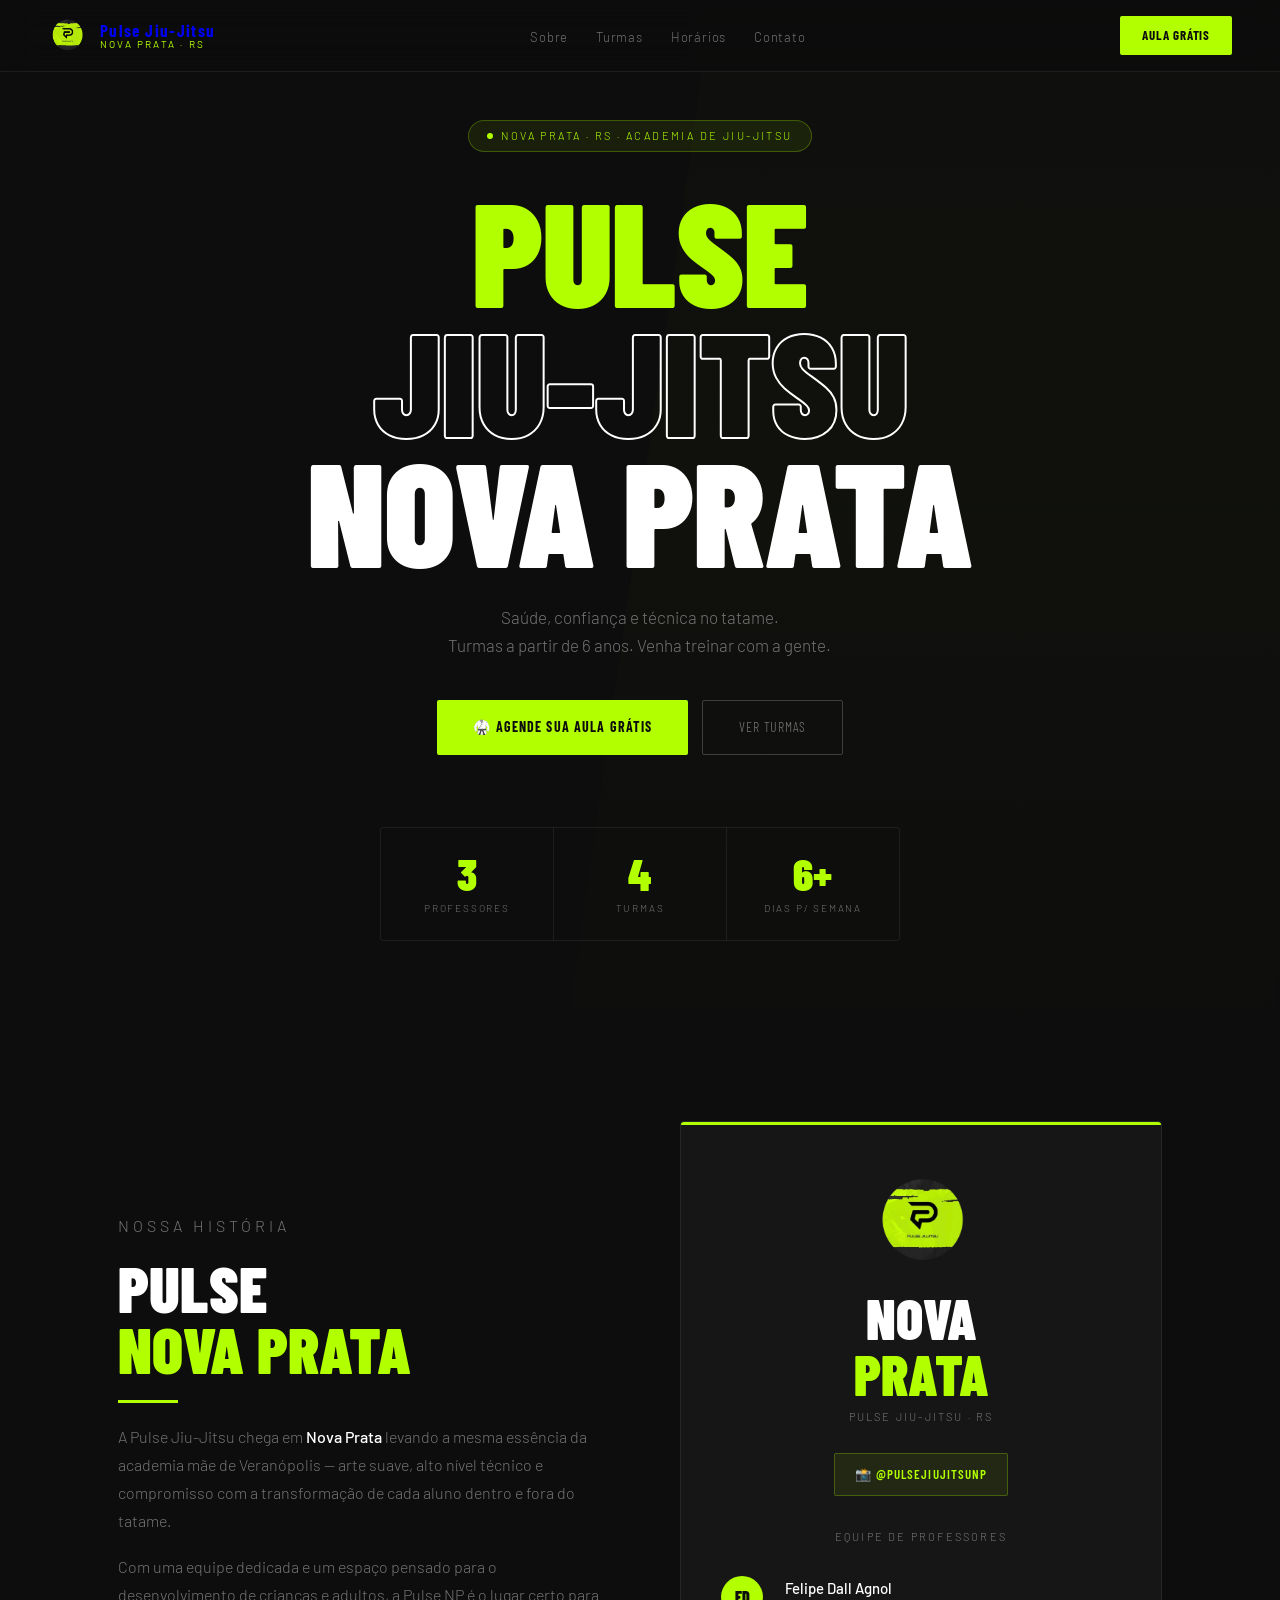
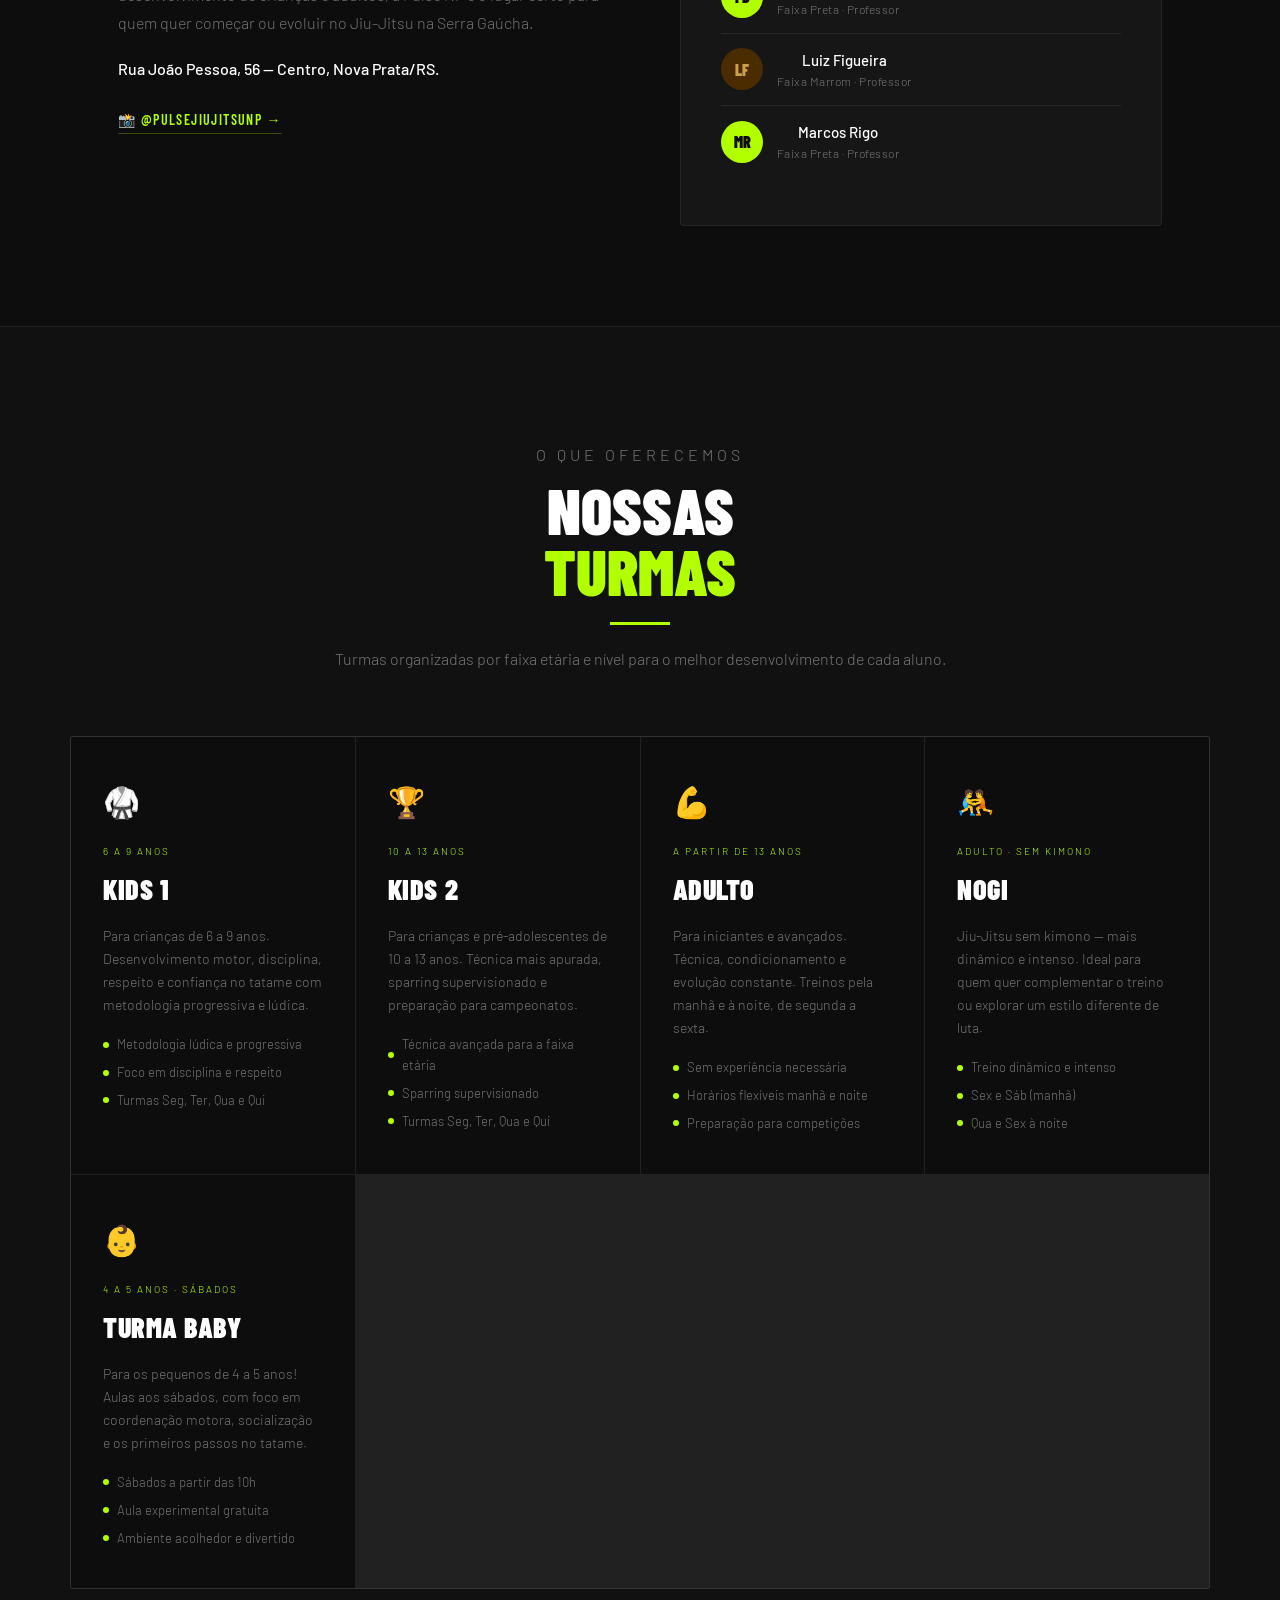
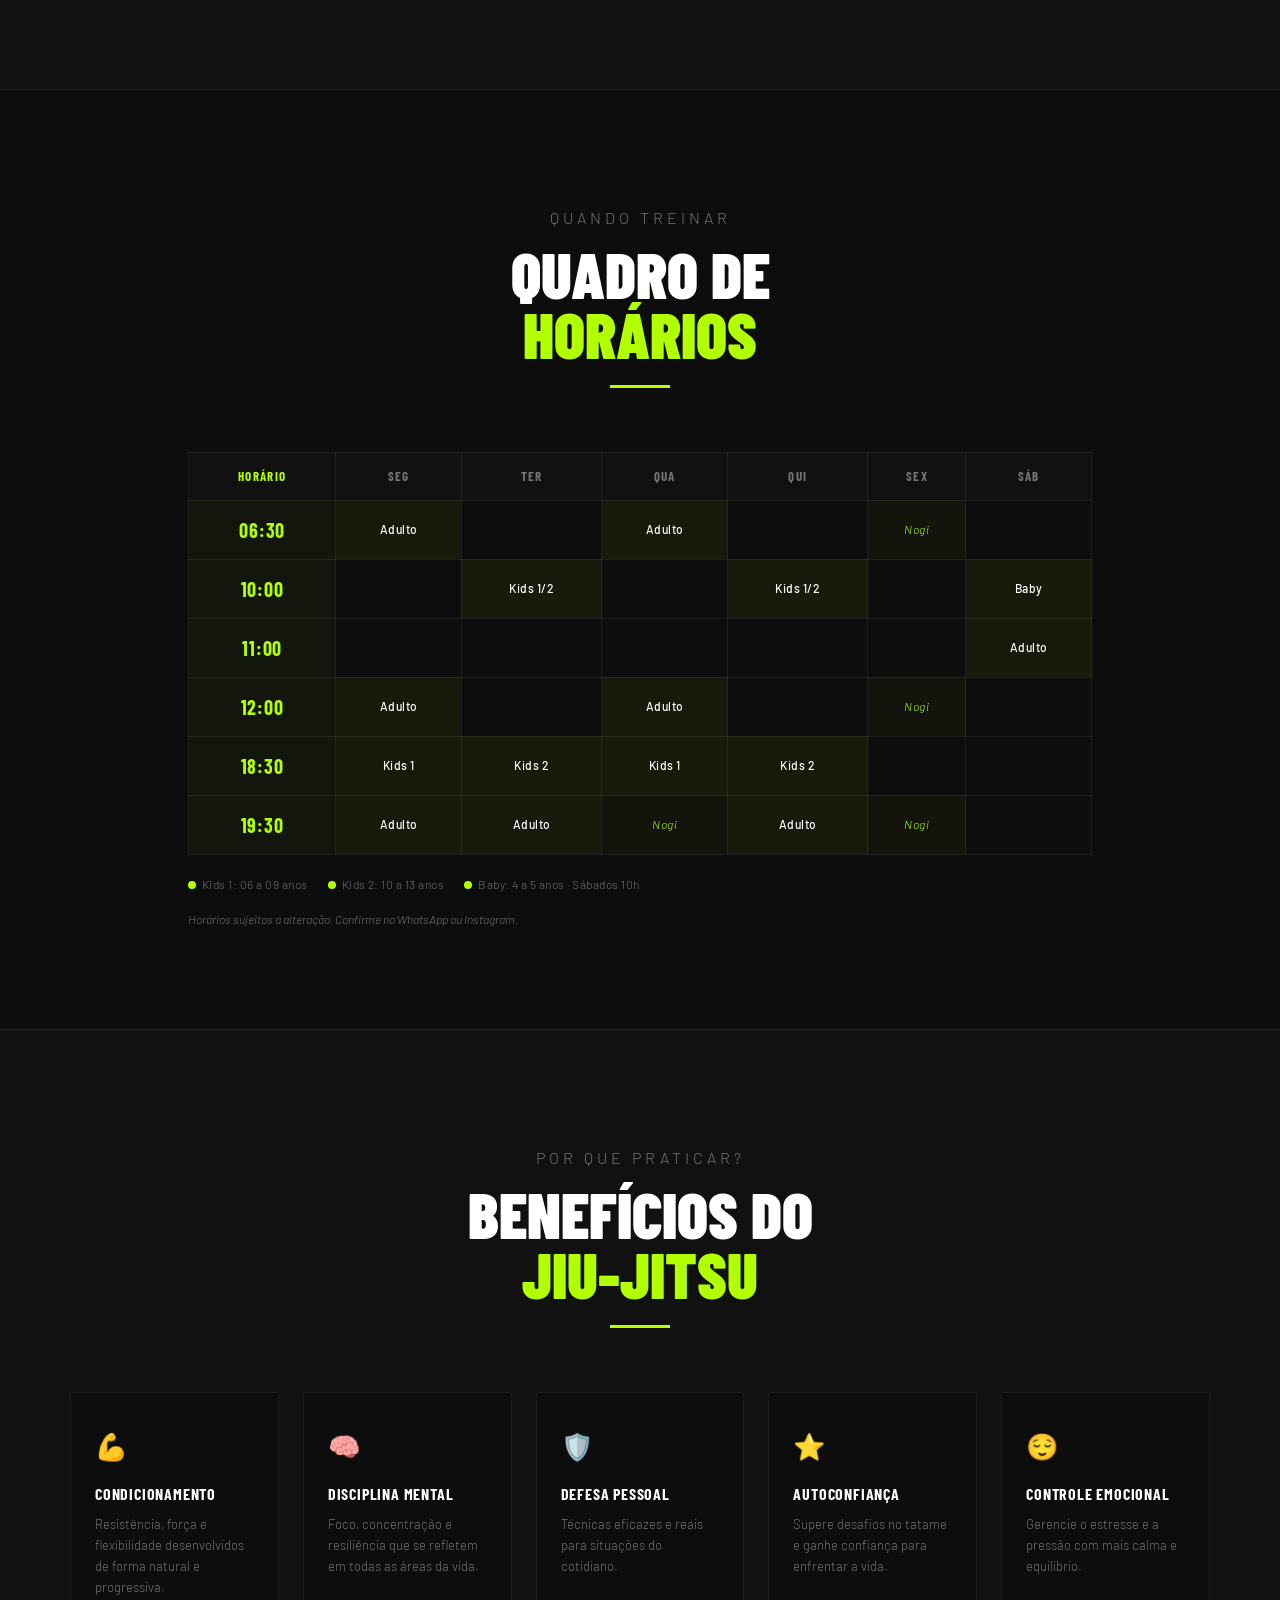
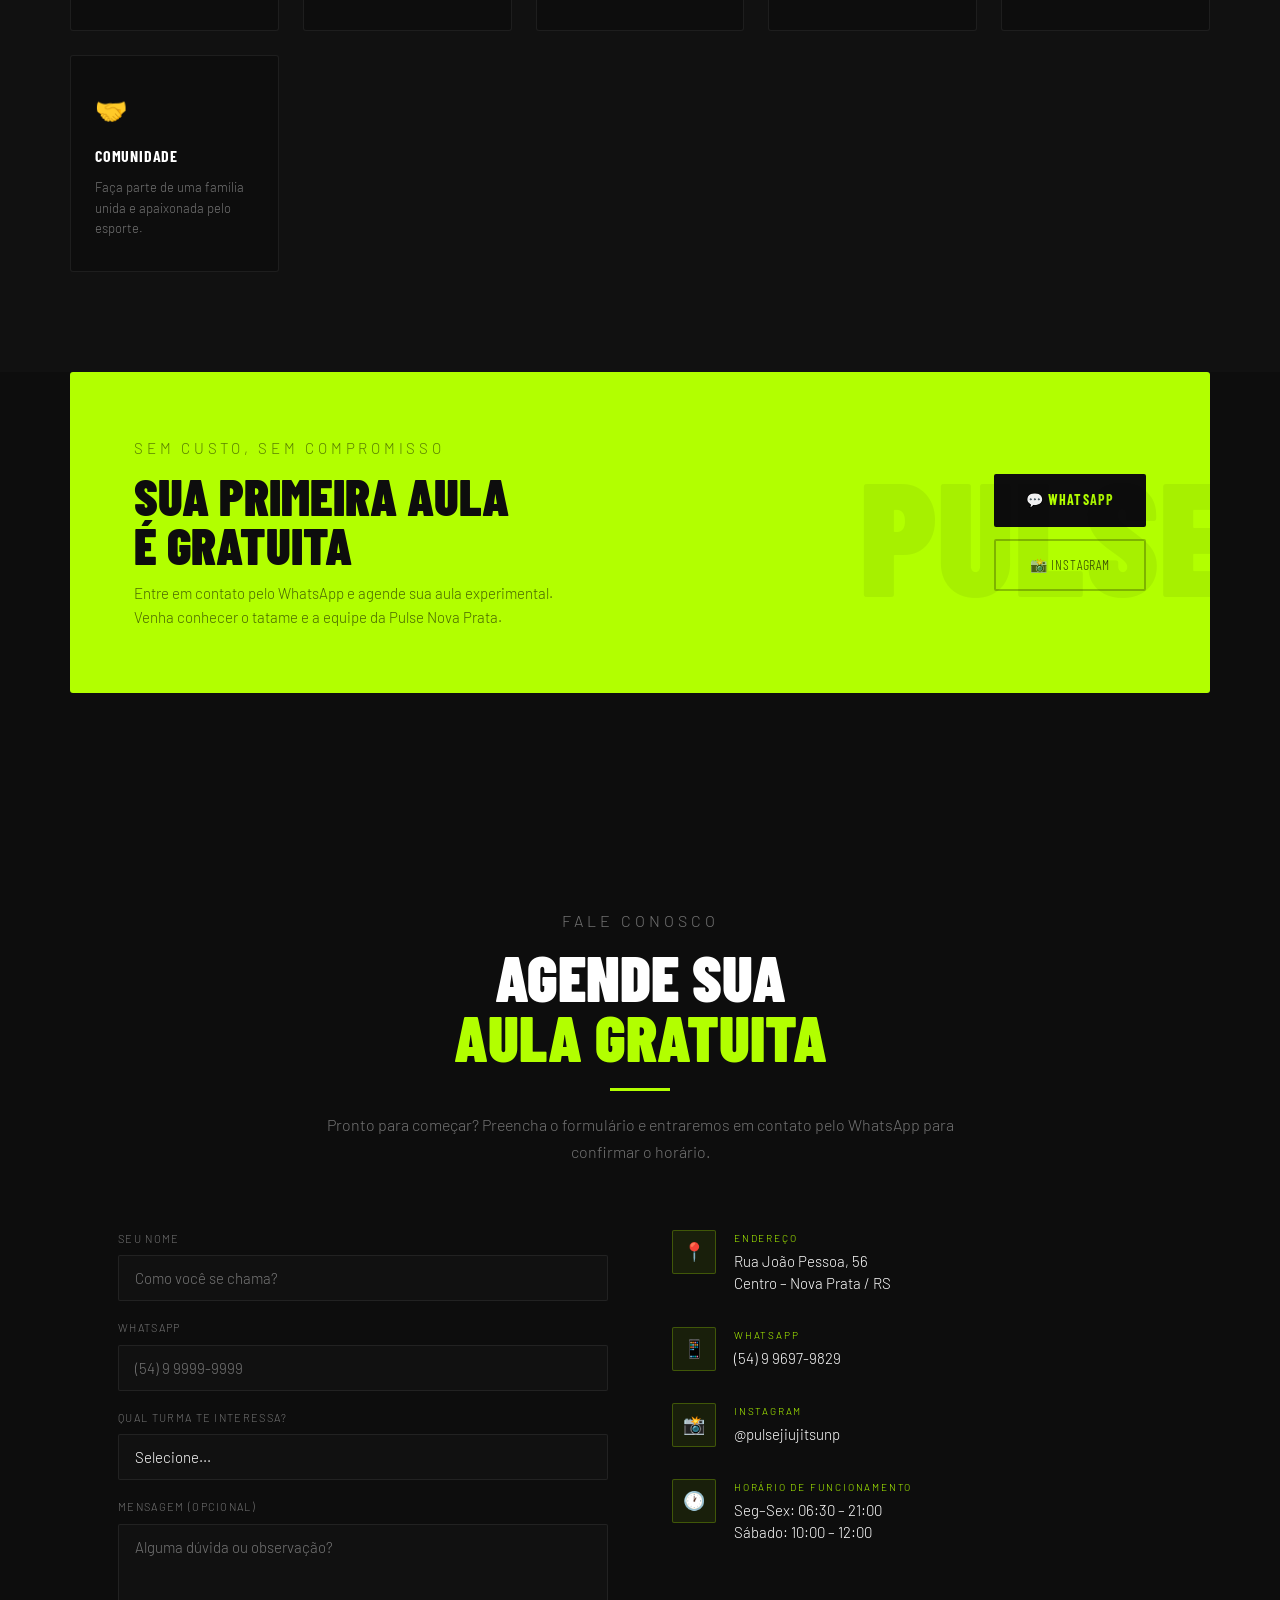
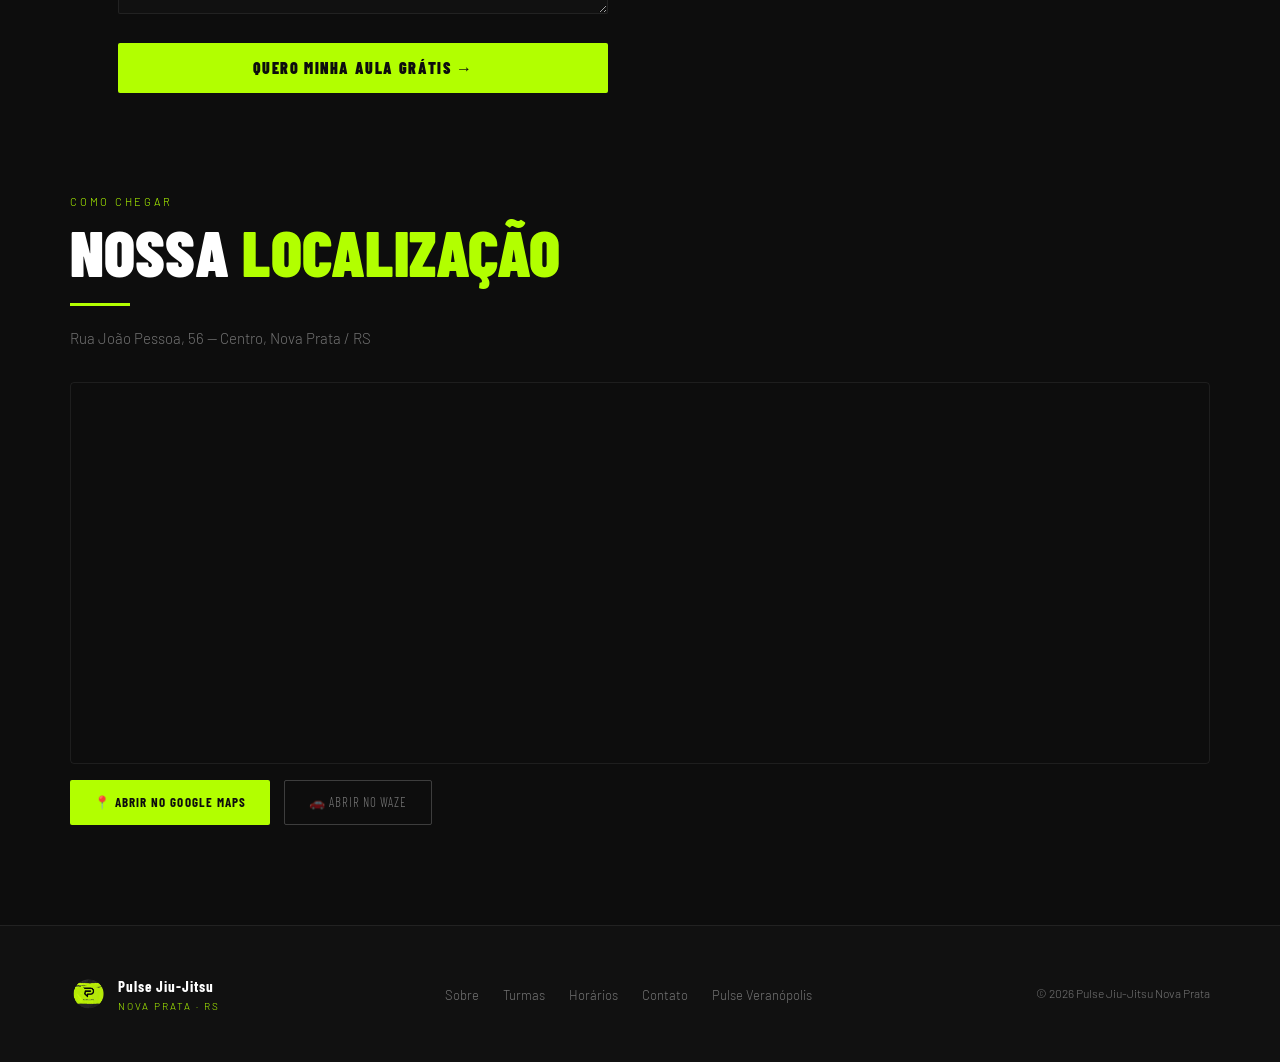
<file: pulsenp/pulse-nova-prata.html>
<!DOCTYPE html>
<html lang="pt-BR">
<head>
<meta charset="UTF-8">
<meta name="viewport" content="width=device-width, initial-scale=1.0">
<title>Pulse Jiu-Jitsu | Nova Prata – RS</title>
<meta name="description" content="Pulse Jiu-Jitsu Nova Prata — Academia de Jiu-Jitsu. Turmas Kids, Adulto, Nogi e Baby. Rua João Pessoa, 56 – Centro. Agende sua aula gratuita.">
<meta property="og:title" content="Pulse Jiu-Jitsu | Nova Prata – RS">
<meta property="og:description" content="Academia de Jiu-Jitsu em Nova Prata. Turmas Kids, Adulto, Nogi e Baby. Agende sua aula gratuita.">
<meta property="og:type" content="website">
<meta property="og:url" content="https://pulsejiujitsu.com.br/nova-prata/">
<meta property="og:image" content="https://pulsejiujitsu.com.br/pulsenp/logo.png">
<link rel="icon" type="image/png" href="logo.png">
<script type="application/ld+json">
{
  "@context":"https://schema.org",
  "@type":"SportsActivityLocation",
  "name":"Pulse Jiu-Jitsu Nova Prata",
  "image":"https://pulsejiujitsu.com.br/pulsenp/logo.png",
  "url":"https://pulsejiujitsu.com.br/nova-prata/",
  "telephone":"+5554996979829",
  "priceRange":"$$",
  "address":{"@type":"PostalAddress","streetAddress":"Rua João Pessoa, 56","addressLocality":"Nova Prata","addressRegion":"RS","addressCountry":"BR"},
  "sameAs":["https://instagram.com/pulsejiujitsu"]
}
</script>
<link rel="preconnect" href="https://fonts.googleapis.com">
<link href="https://fonts.googleapis.com/css2?family=Barlow+Condensed:ital,wght@0,400;0,600;0,700;0,900;1,700&family=Barlow:wght@300;400;500&display=swap" rel="stylesheet">

<style>
*,*::before,*::after{box-sizing:border-box;margin:0;padding:0}
html{scroll-behavior:smooth}

:root{
  --black:#0d0d0d;
  --dark:#111;
  --card:#161616;
  --border:rgba(255,255,255,0.07);
  --white:#ffffff;
  --off:#cccccc;
  --muted:rgba(255,255,255,0.42);
  --green:#b2ff00;
  --green2:#caff3c;
  --green-dim:rgba(178,255,0,0.08);
  --green-border:rgba(178,255,0,0.25);
}

body{
  background:var(--black);
  color:var(--white);
  font-family:'Barlow',sans-serif;
  font-weight:300;
  line-height:1.6;
  overflow-x:hidden;
}

/* ── SCROLLBAR ── */
::-webkit-scrollbar{width:4px}
::-webkit-scrollbar-track{background:var(--black)}
::-webkit-scrollbar-thumb{background:var(--green);border-radius:2px}

/* ── NAV ── */
nav{
  position:fixed;top:0;left:0;right:0;z-index:200;
  display:flex;align-items:center;justify-content:space-between;
  padding:16px 48px;
  background:rgba(13,13,13,0.92);
  backdrop-filter:blur(16px);
  border-bottom:1px solid var(--border);
}

.nav-logo{
  display:flex;align-items:center;gap:14px;
  text-decoration:none;
}

.nav-p{
  width:36px;height:36px;
  background:var(--green);
  border-radius:50%;
  display:grid;place-items:center;
  font-family:'Barlow Condensed',sans-serif;
  font-weight:900;font-size:20px;
  color:var(--black);letter-spacing:-1px;
}

.nav-name{
  display:flex;flex-direction:column;line-height:1.1;
}

.nav-pulse{
  font-family:'Barlow Condensed',sans-serif;
  font-weight:700;font-size:17px;letter-spacing:0.08em;
}

.nav-city{
  font-size:10px;letter-spacing:0.22em;
  text-transform:uppercase;color:var(--green);
  font-weight:400;
}

.nav-links{display:flex;gap:28px;list-style:none}
.nav-links a{
  color:var(--muted);text-decoration:none;
  font-size:13px;letter-spacing:0.06em;
  transition:color .2s;
}
.nav-links a:hover{color:var(--white)}

.nav-cta{
  background:var(--green);color:var(--black);
  padding:9px 22px;border-radius:2px;
  text-decoration:none;font-size:13px;
  font-weight:700;letter-spacing:0.06em;
  font-family:'Barlow Condensed',sans-serif;
  text-transform:uppercase;
  transition:background .2s,transform .15s;
}
.nav-cta:hover{background:var(--green2);transform:translateY(-1px)}

/* hamburger */
.hamburger{display:none;flex-direction:column;gap:5px;cursor:pointer;background:none;border:none;padding:4px}
.hamburger span{display:block;width:24px;height:2px;background:var(--white);transition:.3s}

/* ── HERO ── */
#hero{
  min-height:100vh;
  display:flex;align-items:center;justify-content:center;
  padding:120px 48px 80px;
  position:relative;overflow:hidden;
  text-align:center;
}

.hero-noise{
  position:absolute;inset:0;
  background:var(--black);
}

.hero-video{
  position:absolute;inset:0;
  width:100%;height:100%;
  object-fit:cover;
  opacity:0.25;
  z-index:0;
}

.hero-video-overlay{
  position:absolute;inset:0;
  background:linear-gradient(
    to bottom,
    rgba(13,13,13,0.55) 0%,
    rgba(13,13,13,0.3) 50%,
    rgba(13,13,13,0.9) 100%
  );
  z-index:1;
}

/* diagonal slash bg */
.hero-slash{
  position:absolute;bottom:-10%;right:-5%;
  width:55%;height:120%;
  background:rgba(178,255,0,0.022);
  transform:skewX(-8deg);
  pointer-events:none;
}

.hero-content{position:relative;z-index:2;max-width:900px}

.hero-badge{
  display:inline-flex;align-items:center;gap:8px;
  background:var(--green-dim);
  border:1px solid var(--green-border);
  color:var(--green);
  font-size:11px;letter-spacing:0.22em;
  text-transform:uppercase;
  padding:6px 18px;border-radius:100px;
  margin-bottom:32px;
  animation:fadeUp .7s ease both;
}

.hero-badge::before{
  content:'';width:6px;height:6px;
  border-radius:50%;background:var(--green);
  animation:pulse 2s infinite;
}

@keyframes pulse{
  0%,100%{opacity:1;transform:scale(1)}
  50%{opacity:.4;transform:scale(1.3)}
}

.hero-title{
  font-family:'Barlow Condensed',sans-serif;
  font-weight:900;
  font-size:clamp(64px,12vw,148px);
  line-height:0.88;
  letter-spacing:-0.01em;
  text-transform:uppercase;
  animation:fadeUp .7s .1s ease both;
}

.hero-title .green{color:var(--green)}
.hero-title .stroke{
  -webkit-text-stroke:2px var(--white);
  color:transparent;
}

.hero-sub{
  max-width:500px;margin:28px auto 0;
  color:var(--muted);font-size:17px;line-height:1.7;
  animation:fadeUp .7s .2s ease both;
}

.hero-actions{
  display:flex;gap:14px;justify-content:center;
  margin-top:40px;flex-wrap:wrap;
  animation:fadeUp .7s .3s ease both;
}

.btn-primary{
  background:var(--green);color:var(--black);
  padding:15px 36px;border-radius:2px;
  text-decoration:none;font-weight:700;font-size:14px;
  letter-spacing:0.08em;text-transform:uppercase;
  font-family:'Barlow Condensed',sans-serif;
  transition:background .2s,transform .15s;
  display:inline-flex;align-items:center;gap:8px;
}
.btn-primary:hover{background:var(--green2);transform:translateY(-2px)}

.btn-ghost{
  border:1px solid rgba(255,255,255,0.2);
  color:var(--muted);
  padding:15px 36px;border-radius:2px;
  text-decoration:none;font-size:14px;
  letter-spacing:0.06em;text-transform:uppercase;
  font-family:'Barlow Condensed',sans-serif;
  transition:border-color .2s,color .2s;
}
.btn-ghost:hover{border-color:rgba(255,255,255,.45);color:var(--white)}

.hero-stats{
  display:flex;gap:0;justify-content:center;
  margin-top:72px;
  border:1px solid var(--border);
  border-radius:3px;
  overflow:hidden;
  max-width:520px;
  margin-left:auto;margin-right:auto;
  animation:fadeUp .7s .4s ease both;
}

.stat{
  flex:1;padding:24px 20px;text-align:center;
  border-right:1px solid var(--border);
}
.stat:last-child{border-right:none}

.stat-n{
  font-family:'Barlow Condensed',sans-serif;
  font-weight:900;font-size:44px;
  color:var(--green);line-height:1;
}

.stat-l{
  font-size:10px;letter-spacing:0.18em;
  text-transform:uppercase;color:var(--muted);
  margin-top:4px;
}

@keyframes fadeUp{
  from{opacity:0;transform:translateY(22px)}
  to{opacity:1;transform:translateY(0)}
}

/* ── SECTION BASE ── */
.section-label{
  font-size:11px;letter-spacing:0.25em;
  text-transform:uppercase;color:var(--green);
  margin-bottom:12px;
}

.section-title{
  font-family:'Barlow Condensed',sans-serif;
  font-weight:900;text-transform:uppercase;
  font-size:clamp(36px,5vw,64px);
  line-height:0.95;
}

.section-header{text-align:center;max-width:640px;margin:0 auto 64px}
.section-header p{color:var(--muted);margin-top:14px;font-size:16px;line-height:1.7}

/* ── SOBRE ── */
#sobre{
  padding:100px 48px;
  max-width:1140px;margin:0 auto;
  display:grid;grid-template-columns:1fr 1fr;
  gap:80px;align-items:center;
}

.sobre-text p{
  color:var(--muted);font-size:16px;
  margin-bottom:18px;line-height:1.75;
}

.sobre-text strong{color:var(--white);font-weight:500}

.sobre-link{
  display:inline-flex;align-items:center;gap:10px;
  color:var(--green);text-decoration:none;
  font-family:'Barlow Condensed',sans-serif;
  font-weight:600;font-size:14px;letter-spacing:0.1em;
  text-transform:uppercase;
  border-bottom:1px solid var(--green-border);
  padding-bottom:2px;
  transition:border-color .2s;
  margin-top:8px;
}
.sobre-link:hover{border-color:var(--green)}

.sobre-visual{
  position:relative;
}

.sobre-card{
  background:var(--card);
  border:1px solid var(--border);
  border-radius:4px;
  padding:48px 40px;
  text-align:center;
  position:relative;overflow:hidden;
}

.sobre-card::before{
  content:'';position:absolute;
  top:0;left:0;right:0;height:3px;
  background:var(--green);
}

.sobre-card-p{
  width:72px;height:72px;
  background:var(--green);border-radius:50%;
  display:grid;place-items:center;
  font-family:'Barlow Condensed',sans-serif;
  font-weight:900;font-size:38px;
  color:var(--black);
  margin:0 auto 20px;
}

.sobre-card-city{
  font-family:'Barlow Condensed',sans-serif;
  font-weight:900;font-size:56px;
  text-transform:uppercase;line-height:1;
  color:var(--white);
}

.sobre-card-city span{color:var(--green)}

.sobre-card-since{
  font-size:11px;letter-spacing:0.2em;
  text-transform:uppercase;color:var(--muted);
  margin-top:6px;margin-bottom:28px;
}

.sobre-insta{
  display:inline-flex;align-items:center;gap:8px;
  background:var(--green-dim);border:1px solid var(--green-border);
  color:var(--green);padding:10px 20px;border-radius:2px;
  text-decoration:none;font-size:13px;
  font-family:'Barlow Condensed',sans-serif;
  font-weight:600;letter-spacing:0.08em;text-transform:uppercase;
  transition:background .2s;
}
.sobre-insta:hover{background:rgba(178,255,0,0.14)}

/* ── TURMAS ── */
#turmas{
  background:var(--dark);
  border-top:1px solid var(--border);
  border-bottom:1px solid var(--border);
  padding:100px 48px;
}

.turmas-grid{
  display:grid;
  grid-template-columns:repeat(auto-fit,minmax(240px,1fr));
  gap:1px;background:var(--border);
  max-width:1140px;margin:0 auto;
  border:1px solid var(--border);border-radius:3px;overflow:hidden;
}

.turma-card{
  background:var(--black);
  padding:40px 32px;
  position:relative;
  transition:background .25s;
  cursor:default;
}

.turma-card:hover{background:#141414}

.turma-card::after{
  content:'';
  position:absolute;bottom:0;left:0;right:0;height:2px;
  background:var(--green);
  transform:scaleX(0);transform-origin:left;
  transition:transform .35s;
}
.turma-card:hover::after{transform:scaleX(1)}

.turma-icon{font-size:30px;margin-bottom:18px}

.turma-age{
  font-size:10px;letter-spacing:0.2em;
  text-transform:uppercase;color:var(--green);
  margin-bottom:8px;
}

.turma-card h3{
  font-family:'Barlow Condensed',sans-serif;
  font-weight:900;font-size:28px;
  text-transform:uppercase;letter-spacing:0.02em;
  margin-bottom:12px;
}

.turma-card p{color:var(--muted);font-size:14px;line-height:1.65}

.turma-items{
  margin-top:18px;list-style:none;
  display:flex;flex-direction:column;gap:7px;
}
.turma-items li{
  font-size:13px;color:var(--muted);
  display:flex;align-items:center;gap:8px;
}
.turma-items li::before{
  content:'';width:6px;height:6px;
  border-radius:50%;background:var(--green);
  flex-shrink:0;
}

/* ── HORÁRIOS ── */
#horarios{
  padding:100px 48px;
  max-width:1000px;margin:0 auto;
}

.table-wrap{margin-top:56px;overflow-x:auto}

table{width:100%;border-collapse:collapse;font-size:13px}

th{
  background:var(--dark);
  padding:13px 10px;text-align:center;
  font-family:'Barlow Condensed',sans-serif;
  font-weight:700;font-size:13px;letter-spacing:0.1em;
  text-transform:uppercase;color:var(--muted);
  border:1px solid var(--border);
}

th.th-hora{color:var(--green)}

td{
  padding:13px 10px;text-align:center;
  border:1px solid var(--border);
  color:var(--muted);font-size:12px;
  letter-spacing:0.04em;
}

td.hora{
  font-family:'Barlow Condensed',sans-serif;
  font-weight:700;font-size:20px;
  color:var(--green);background:rgba(178,255,0,0.04);
  text-align:center;white-space:nowrap;
}

td.filled{
  background:rgba(178,255,0,0.06);
  color:var(--white);font-weight:500;
}

td.nogi{
  background:rgba(178,255,0,0.03);
  color:var(--green);font-style:italic;
}

.legend{
  display:flex;gap:20px;flex-wrap:wrap;
  margin-top:20px;font-size:12px;
  color:var(--muted);letter-spacing:0.04em;
}

.legend span{display:flex;align-items:center;gap:6px}
.legend span::before{
  content:'';width:8px;height:8px;
  border-radius:50%;background:var(--green);
}

.schedule-note{
  margin-top:16px;font-size:12px;
  color:var(--muted);font-style:italic;
}

/* ── BENEFÍCIOS ── */
#beneficios{
  background:var(--dark);
  border-top:1px solid var(--border);
  padding:100px 48px;
}

.benefits-grid{
  display:grid;
  grid-template-columns:repeat(auto-fit,minmax(200px,1fr));
  gap:24px;max-width:1140px;margin:60px auto 0;
}

.benefit{
  background:var(--black);
  border:1px solid var(--border);
  border-radius:3px;
  padding:32px 24px;
  transition:border-color .25s,transform .25s;
}
.benefit:hover{border-color:var(--green-border);transform:translateY(-3px)}

.benefit-icon{font-size:26px;margin-bottom:14px}

.benefit h4{
  font-family:'Barlow Condensed',sans-serif;
  font-weight:700;font-size:16px;
  text-transform:uppercase;letter-spacing:0.05em;
  margin-bottom:8px;
}

.benefit p{color:var(--muted);font-size:13px;line-height:1.6}

/* ── CTA STRIP ── */
#cta{
  padding:0 48px 100px;
}

.cta-inner{
  max-width:1140px;margin:0 auto;
  background:var(--green);
  border-radius:3px;
  padding:64px;
  display:flex;align-items:center;justify-content:space-between;
  gap:40px;
  position:relative;overflow:hidden;
}

.cta-inner::before{
  content:'PULSE';
  position:absolute;right:-20px;top:50%;
  transform:translateY(-50%);
  font-family:'Barlow Condensed',sans-serif;
  font-weight:900;font-size:160px;
  color:rgba(0,0,0,0.06);
  line-height:1;pointer-events:none;
  white-space:nowrap;
}

.cta-text .section-label{color:rgba(0,0,0,0.5)}

.cta-text h2{
  font-family:'Barlow Condensed',sans-serif;
  font-weight:900;font-size:clamp(32px,4vw,56px);
  text-transform:uppercase;line-height:0.95;
  color:var(--black);margin:8px 0 12px;
}

.cta-text p{color:rgba(0,0,0,0.6);max-width:420px;font-size:15px}

.cta-actions{display:flex;flex-direction:column;gap:12px;flex-shrink:0}

.btn-dark{
  background:var(--black);color:var(--green);
  padding:15px 32px;border-radius:2px;
  text-decoration:none;font-weight:700;font-size:14px;
  letter-spacing:0.08em;text-transform:uppercase;
  font-family:'Barlow Condensed',sans-serif;
  transition:background .2s;
  text-align:center;
}
.btn-dark:hover{background:#1a1a1a}

.btn-outline-dark{
  border:2px solid rgba(0,0,0,0.25);
  color:rgba(0,0,0,0.7);
  padding:13px 32px;border-radius:2px;
  text-decoration:none;font-size:14px;
  letter-spacing:0.06em;text-transform:uppercase;
  font-family:'Barlow Condensed',sans-serif;
  transition:border-color .2s,color .2s;
  text-align:center;
}
.btn-outline-dark:hover{border-color:rgba(0,0,0,0.6);color:var(--black)}

/* ── CONTATO ── */
#contato{
  padding:100px 48px;
  max-width:1140px;margin:0 auto;
}

.contact-grid{
  display:grid;grid-template-columns:1fr 1fr;
  gap:64px;margin-top:60px;align-items:start;
}

label{
  display:block;font-size:11px;
  letter-spacing:0.12em;text-transform:uppercase;
  color:var(--muted);margin-bottom:8px;
}

input,select,textarea{
  width:100%;
  background:var(--dark);
  border:1px solid var(--border);
  border-radius:2px;
  padding:13px 16px;
  color:var(--white);
  font-family:'Barlow',sans-serif;font-size:15px;font-weight:300;
  outline:none;
  transition:border-color .2s;
  -webkit-appearance:none;
}
input:focus,select:focus,textarea:focus{border-color:var(--green)}
select option{background:#1a1a1a}
textarea{resize:vertical;min-height:90px}

.form-group{margin-bottom:18px}

.form-submit{
  width:100%;
  background:var(--green);color:var(--black);
  border:none;padding:15px;border-radius:2px;
  font-family:'Barlow Condensed',sans-serif;
  font-weight:900;font-size:16px;
  letter-spacing:0.1em;text-transform:uppercase;
  cursor:pointer;transition:background .2s;
  margin-top:4px;
}
.form-submit:hover{background:var(--green2)}

.contact-info{display:flex;flex-direction:column;gap:32px}

.info-block{display:flex;gap:18px;align-items:flex-start}

.info-icon{
  width:44px;height:44px;flex-shrink:0;
  background:var(--green-dim);border:1px solid var(--green-border);
  border-radius:2px;display:grid;place-items:center;font-size:18px;
}

.info-label{
  font-size:10px;letter-spacing:0.18em;
  text-transform:uppercase;color:var(--green);margin-bottom:4px;
}

.info-val{color:var(--white);font-size:15px;line-height:1.5}
.info-val a{color:var(--white);text-decoration:none}
.info-val a:hover{color:var(--green)}

.profs-list{margin-top:32px}

.profs-label{
  font-size:11px;letter-spacing:0.2em;
  text-transform:uppercase;color:var(--muted);
  margin-bottom:16px;
}

.prof-item{
  display:flex;align-items:center;gap:14px;
  padding:14px 0;
  border-bottom:1px solid var(--border);
}
.prof-item:last-child{border-bottom:none}

.prof-avatar{
  width:42px;height:42px;border-radius:50%;
  background:var(--green);
  display:grid;place-items:center;
  font-family:'Barlow Condensed',sans-serif;
  font-weight:900;font-size:16px;color:var(--black);
  flex-shrink:0;
}

.prof-name{font-size:15px;font-weight:500}
.prof-role{font-size:12px;color:var(--muted);letter-spacing:0.04em}

/* ── FOOTER ── */
footer{
  background:var(--dark);
  border-top:1px solid var(--border);
  padding:48px;
}

.footer-inner{
  max-width:1140px;margin:0 auto;
  display:flex;align-items:center;justify-content:space-between;
  gap:32px;flex-wrap:wrap;
}

.footer-brand{display:flex;align-items:center;gap:12px}

.footer-p{
  width:32px;height:32px;background:var(--green);border-radius:50%;
  display:grid;place-items:center;
  font-family:'Barlow Condensed',sans-serif;
  font-weight:900;font-size:17px;color:var(--black);
}

.footer-name{
  font-family:'Barlow Condensed',sans-serif;
  font-weight:700;font-size:15px;letter-spacing:0.06em;
}

.footer-city{font-size:10px;letter-spacing:0.2em;text-transform:uppercase;color:var(--green)}

.footer-links{display:flex;gap:24px;list-style:none}
.footer-links a{color:var(--muted);text-decoration:none;font-size:13px;transition:color .2s}
.footer-links a:hover{color:var(--white)}

.footer-copy{font-size:12px;color:var(--muted)}

/* ── DIVIDER ── */
.slash-divider{
  height:3px;background:var(--green);
  max-width:60px;margin:20px 0;
}

.section-header .slash-divider{margin:20px auto}

/* ── RESPONSIVE ── */
@media(max-width:900px){
  nav{padding:14px 24px}
  .nav-links{display:none}

  .hamburger{display:flex}

  #hero{padding:100px 24px 60px}
  #sobre{grid-template-columns:1fr;gap:48px;padding:72px 24px}
  #turmas{padding:72px 24px}
  #horarios{padding:72px 24px}
  #beneficios{padding:72px 24px}
  #cta{padding:0 24px 72px}
  .cta-inner{flex-direction:column;text-align:center;padding:48px 32px}
  .cta-text p{max-width:100%}
  .cta-actions{flex-direction:row;flex-wrap:wrap;justify-content:center}
  #contato{padding:72px 24px}
  .contact-grid{grid-template-columns:1fr;gap:48px}
  footer{padding:32px 24px}
  .footer-inner{flex-direction:column;text-align:center}
  .footer-links{flex-wrap:wrap;justify-content:center}
  .hero-stats{flex-wrap:wrap}
  .nav-cta{display:none}
}
</style>
</head>
<body>

<!-- NAV -->
<nav>
  <a class="nav-logo" href="#hero">
    <img src="logo.png" alt="Pulse Jiu-Jitsu" style="height:38px;width:38px;object-fit:contain;border-radius:50%;">
    <div class="nav-name">
      <span class="nav-pulse">Pulse Jiu-Jitsu</span>
      <span class="nav-city">Nova Prata · RS</span>
    </div>
  </a>

  <ul class="nav-links">
    <li><a href="#sobre">Sobre</a></li>
    <li><a href="#turmas">Turmas</a></li>
    <li><a href="#horarios">Horários</a></li>
    <li><a href="#contato">Contato</a></li>
  </ul>

  <a class="nav-cta" href="https://wa.me/5554996979829?text=Olá!%20Quero%20agendar%20uma%20aula%20experimental%20na%20Pulse%20Jiu-Jitsu%20Nova%20Prata!" target="_blank">Aula Grátis</a>

  <button class="hamburger" onclick="document.querySelector('.nav-links').style.display='flex';this.style.display='none'" aria-label="Menu">
    <span></span><span></span><span></span>
  </button>
</nav>

<!-- HERO -->
<section id="hero">
  <div class="hero-noise"></div>
  <video class="hero-video" autoplay muted loop playsinline>
    <source src="video.mp4" type="video/mp4">
  </video>
  <div class="hero-video-overlay"></div>
  <div class="hero-slash"></div>
  <div class="hero-content">
    <div class="hero-badge">Nova Prata · RS · Academia de Jiu-Jitsu</div>

    <h1 class="hero-title">
      <span class="green">PULSE</span><br>
      <span class="stroke">JIU-JITSU</span><br>
      NOVA PRATA
    </h1>

    <p class="hero-sub">Saúde, confiança e técnica no tatame.<br>Turmas a partir de 6 anos. Venha treinar com a gente.</p>

    <div class="hero-actions">
      <a class="btn-primary" href="https://wa.me/5554996979829?text=Olá!%20Quero%20agendar%20uma%20aula%20experimental%20na%20Pulse%20Jiu-Jitsu%20Nova%20Prata!" target="_blank">
        🥋 Agende sua Aula Grátis
      </a>
      <a class="btn-ghost" href="#turmas">Ver Turmas</a>
    </div>

    <div class="hero-stats">
      <div class="stat">
        <div class="stat-n">3</div>
        <div class="stat-l">Professores</div>
      </div>
      <div class="stat">
        <div class="stat-n">4</div>
        <div class="stat-l">Turmas</div>
      </div>
      <div class="stat">
        <div class="stat-n">6+</div>
        <div class="stat-l">Dias p/ semana</div>
      </div>
    </div>
  </div>
</section>

<!-- SOBRE -->
<section id="sobre">
  <div class="sobre-text">
    <p class="section-label">Nossa história</p>
    <h2 class="section-title">Pulse<br><span style="color:var(--green)">Nova Prata</span></h2>
    <div class="slash-divider"></div>
    <p>A Pulse Jiu-Jitsu chega em <strong>Nova Prata</strong> levando a mesma essência da academia mãe de Veranópolis — arte suave, alto nível técnico e compromisso com a transformação de cada aluno dentro e fora do tatame.</p>
    <p>Com uma equipe dedicada e um espaço pensado para o desenvolvimento de crianças e adultos, a Pulse NP é o lugar certo para quem quer começar ou evoluir no Jiu-Jitsu na Serra Gaúcha.</p>
    <p><strong>Rua João Pessoa, 56 — Centro, Nova Prata/RS.</strong></p>
    <a class="sobre-link" href="https://instagram.com/pulsejiujitsunp" target="_blank">
      📸 @pulsejiujitsunp →
    </a>
  </div>

  <div class="sobre-visual">
    <div class="sobre-card">
      <img src="logo.png" alt="Pulse Jiu-Jitsu Nova Prata" style="width:100px;height:100px;object-fit:contain;border-radius:50%;margin:0 auto 20px;display:block;">
      <div class="sobre-card-city">NOVA<br><span>PRATA</span></div>
      <div class="sobre-card-since">Pulse Jiu-Jitsu · RS</div>
      <a class="sobre-insta" href="https://instagram.com/pulsejiujitsunp" target="_blank">
        📸 @pulsejiujitsunp
      </a>

      <div class="profs-list" style="margin-top:32px">
        <div class="profs-label">Equipe de professores</div>
        <div class="prof-item">
          <div class="prof-avatar">FD</div>
          <div>
            <div class="prof-name">Felipe Dall Agnol</div>
            <div class="prof-role">Faixa Preta · Professor</div>
          </div>
        </div>
        <div class="prof-item">
          <div class="prof-avatar" style="background:#4a2c00;color:#c8a050;">LF</div>
          <div>
            <div class="prof-name">Luiz Figueira</div>
            <div class="prof-role">Faixa Marrom · Professor</div>
          </div>
        </div>
        <div class="prof-item">
          <div class="prof-avatar">MR</div>
          <div>
            <div class="prof-name">Marcos Rigo</div>
            <div class="prof-role">Faixa Preta · Professor</div>
          </div>
        </div>
      </div>
    </div>
  </div>
</section>

<!-- TURMAS -->
<section id="turmas">
  <div class="section-header">
    <p class="section-label">O que oferecemos</p>
    <h2 class="section-title">Nossas<br><span style="color:var(--green)">Turmas</span></h2>
    <div class="slash-divider"></div>
    <p>Turmas organizadas por faixa etária e nível para o melhor desenvolvimento de cada aluno.</p>
  </div>

  <div class="turmas-grid">
    <div class="turma-card">
      <div class="turma-icon">🥋</div>
      <div class="turma-age">6 a 9 anos</div>
      <h3>Kids 1</h3>
      <p>Para crianças de 6 a 9 anos. Desenvolvimento motor, disciplina, respeito e confiança no tatame com metodologia progressiva e lúdica.</p>
      <ul class="turma-items">
        <li>Metodologia lúdica e progressiva</li>
        <li>Foco em disciplina e respeito</li>
        <li>Turmas Seg, Ter, Qua e Qui</li>
      </ul>
    </div>

    <div class="turma-card">
      <div class="turma-icon">🏆</div>
      <div class="turma-age">10 a 13 anos</div>
      <h3>Kids 2</h3>
      <p>Para crianças e pré-adolescentes de 10 a 13 anos. Técnica mais apurada, sparring supervisionado e preparação para campeonatos.</p>
      <ul class="turma-items">
        <li>Técnica avançada para a faixa etária</li>
        <li>Sparring supervisionado</li>
        <li>Turmas Seg, Ter, Qua e Qui</li>
      </ul>
    </div>

    <div class="turma-card">
      <div class="turma-icon">💪</div>
      <div class="turma-age">A partir de 13 anos</div>
      <h3>Adulto</h3>
      <p>Para iniciantes e avançados. Técnica, condicionamento e evolução constante. Treinos pela manhã e à noite, de segunda a sexta.</p>
      <ul class="turma-items">
        <li>Sem experiência necessária</li>
        <li>Horários flexíveis manhã e noite</li>
        <li>Preparação para competições</li>
      </ul>
    </div>

    <div class="turma-card">
      <div class="turma-icon">🤼</div>
      <div class="turma-age">Adulto · sem kimono</div>
      <h3>Nogi</h3>
      <p>Jiu-Jitsu sem kimono — mais dinâmico e intenso. Ideal para quem quer complementar o treino ou explorar um estilo diferente de luta.</p>
      <ul class="turma-items">
        <li>Treino dinâmico e intenso</li>
        <li>Sex e Sáb (manhã)</li>
        <li>Qua e Sex à noite</li>
      </ul>
    </div>

    <div class="turma-card">
      <div class="turma-icon">👶</div>
      <div class="turma-age">4 a 5 anos · Sábados</div>
      <h3>Turma Baby</h3>
      <p>Para os pequenos de 4 a 5 anos! Aulas aos sábados, com foco em coordenação motora, socialização e os primeiros passos no tatame.</p>
      <ul class="turma-items">
        <li>Sábados a partir das 10h</li>
        <li>Aula experimental gratuita</li>
        <li>Ambiente acolhedor e divertido</li>
      </ul>
    </div>
  </div>
</section>

<!-- HORÁRIOS -->
<section id="horarios">
  <div class="section-header">
    <p class="section-label">Quando treinar</p>
    <h2 class="section-title">Quadro de<br><span style="color:var(--green)">Horários</span></h2>
    <div class="slash-divider"></div>
  </div>

  <div class="table-wrap">
    <table>
      <thead>
        <tr>
          <th class="th-hora">Horário</th>
          <th>SEG</th>
          <th>TER</th>
          <th>QUA</th>
          <th>QUI</th>
          <th>SEX</th>
          <th>SÁB</th>
        </tr>
      </thead>
      <tbody>
        <tr>
          <td class="hora">06:30</td>
          <td class="filled">Adulto</td>
          <td></td>
          <td class="filled">Adulto</td>
          <td></td>
          <td class="nogi">Nogi</td>
          <td></td>
        </tr>
        <tr>
          <td class="hora">10:00</td>
          <td></td>
          <td class="filled">Kids 1/2</td>
          <td></td>
          <td class="filled">Kids 1/2</td>
          <td></td>
          <td class="filled">Baby</td>
        </tr>
        <tr>
          <td class="hora">11:00</td>
          <td></td>
          <td></td>
          <td></td>
          <td></td>
          <td></td>
          <td class="filled">Adulto</td>
        </tr>
        <tr>
          <td class="hora">12:00</td>
          <td class="filled">Adulto</td>
          <td></td>
          <td class="filled">Adulto</td>
          <td></td>
          <td class="nogi">Nogi</td>
          <td></td>
        </tr>
        <tr>
          <td class="hora">18:30</td>
          <td class="filled">Kids 1</td>
          <td class="filled">Kids 2</td>
          <td class="filled">Kids 1</td>
          <td class="filled">Kids 2</td>
          <td></td>
          <td></td>
        </tr>
        <tr>
          <td class="hora">19:30</td>
          <td class="filled">Adulto</td>
          <td class="filled">Adulto</td>
          <td class="nogi">Nogi</td>
          <td class="filled">Adulto</td>
          <td class="nogi">Nogi</td>
          <td></td>
        </tr>
      </tbody>
    </table>
  </div>

  <div class="legend">
    <span>Kids 1: 06 a 09 anos</span>
    <span>Kids 2: 10 a 13 anos</span>
    <span>Baby: 4 a 5 anos · Sábados 10h</span>
  </div>
  <p class="schedule-note">Horários sujeitos a alteração. Confirme no WhatsApp ou Instagram.</p>
</section>

<!-- BENEFÍCIOS -->
<section id="beneficios">
  <div class="section-header">
    <p class="section-label">Por que praticar?</p>
    <h2 class="section-title">Benefícios do<br><span style="color:var(--green)">Jiu-Jitsu</span></h2>
    <div class="slash-divider"></div>
  </div>

  <div class="benefits-grid">
    <div class="benefit">
      <div class="benefit-icon">💪</div>
      <h4>Condicionamento</h4>
      <p>Resistência, força e flexibilidade desenvolvidos de forma natural e progressiva.</p>
    </div>
    <div class="benefit">
      <div class="benefit-icon">🧠</div>
      <h4>Disciplina Mental</h4>
      <p>Foco, concentração e resiliência que se refletem em todas as áreas da vida.</p>
    </div>
    <div class="benefit">
      <div class="benefit-icon">🛡️</div>
      <h4>Defesa Pessoal</h4>
      <p>Técnicas eficazes e reais para situações do cotidiano.</p>
    </div>
    <div class="benefit">
      <div class="benefit-icon">⭐</div>
      <h4>Autoconfiança</h4>
      <p>Supere desafios no tatame e ganhe confiança para enfrentar a vida.</p>
    </div>
    <div class="benefit">
      <div class="benefit-icon">😌</div>
      <h4>Controle Emocional</h4>
      <p>Gerencie o estresse e a pressão com mais calma e equilíbrio.</p>
    </div>
    <div class="benefit">
      <div class="benefit-icon">🤝</div>
      <h4>Comunidade</h4>
      <p>Faça parte de uma família unida e apaixonada pelo esporte.</p>
    </div>
  </div>
</section>

<!-- CTA STRIP -->
<section id="cta">
  <div class="cta-inner">
    <div class="cta-text">
      <p class="section-label">Sem custo, sem compromisso</p>
      <h2>Sua Primeira Aula<br>É Gratuita</h2>
      <p>Entre em contato pelo WhatsApp e agende sua aula experimental. Venha conhecer o tatame e a equipe da Pulse Nova Prata.</p>
    </div>
    <div class="cta-actions">
      <a class="btn-dark" href="https://wa.me/5554996979829?text=Olá!%20Quero%20agendar%20uma%20aula%20experimental%20na%20Pulse%20Jiu-Jitsu%20Nova%20Prata!" target="_blank">
        💬 WhatsApp
      </a>
      <a class="btn-outline-dark" href="https://instagram.com/pulsejiujitsunp" target="_blank">
        📸 Instagram
      </a>
    </div>
  </div>
</section>

<!-- CONTATO -->
<section id="contato">
  <div class="section-header">
    <p class="section-label">Fale conosco</p>
    <h2 class="section-title">Agende sua<br><span style="color:var(--green)">Aula Gratuita</span></h2>
    <div class="slash-divider"></div>
    <p>Pronto para começar? Preencha o formulário e entraremos em contato pelo WhatsApp para confirmar o horário.</p>
  </div>

  <div class="contact-grid">
    <form onsubmit="handleForm(event)">
      <div class="form-group">
        <label>Seu nome</label>
        <input type="text" id="nome" placeholder="Como você se chama?" required>
      </div>
      <div class="form-group">
        <label>WhatsApp</label>
        <input type="tel" id="wpp" placeholder="(54) 9 9999-9999" required>
      </div>
      <div class="form-group">
        <label>Qual turma te interessa?</label>
        <select id="turma" required>
          <option value="" disabled selected>Selecione...</option>
          <option>Baby (4–5 anos)</option>
          <option>Kids 1 (6–9 anos)</option>
          <option>Kids 2 (10–13 anos)</option>
          <option>Adulto</option>
          <option>Nogi</option>
        </select>
      </div>
      <div class="form-group">
        <label>Mensagem (opcional)</label>
        <textarea id="msg" placeholder="Alguma dúvida ou observação?"></textarea>
      </div>
      <button class="form-submit" type="submit">Quero minha aula grátis →</button>
    </form>

    <div class="contact-info">
      <div class="info-block">
        <div class="info-icon">📍</div>
        <div>
          <div class="info-label">Endereço</div>
          <div class="info-val">Rua João Pessoa, 56<br>Centro – Nova Prata / RS</div>
        </div>
      </div>
      <div class="info-block">
        <div class="info-icon">📱</div>
        <div>
          <div class="info-label">WhatsApp</div>
          <div class="info-val">
            <a href="https://wa.me/5554996979829" target="_blank">(54) 9 9697-9829</a>
          </div>
        </div>
      </div>
      <div class="info-block">
        <div class="info-icon">📸</div>
        <div>
          <div class="info-label">Instagram</div>
          <div class="info-val">
            <a href="https://instagram.com/pulsejiujitsunp" target="_blank">@pulsejiujitsunp</a>
          </div>
        </div>
      </div>
      <div class="info-block">
        <div class="info-icon">🕐</div>
        <div>
          <div class="info-label">Horário de funcionamento</div>
          <div class="info-val">Seg–Sex: 06:30 – 21:00<br>Sábado: 10:00 – 12:00</div>
        </div>
      </div>
    </div>
  </div>
</section>

<!-- MAPA -->
<section id="mapa" style="padding:0 48px 100px;">
  <div style="max-width:1140px;margin:0 auto;">
    <div style="margin-bottom:32px;">
      <p class="section-label">Como chegar</p>
      <h2 class="section-title">Nossa <span style="color:var(--green)">Localização</span></h2>
      <div class="slash-divider"></div>
      <p style="color:var(--muted);font-size:15px;margin-top:8px;">Rua João Pessoa, 56 — Centro, Nova Prata / RS</p>
    </div>
    <div style="border-radius:4px;overflow:hidden;border:1px solid var(--border);position:relative;">
      <iframe
        src="https://maps.google.com/maps?q=Rua+Jo%C3%A3o+Pessoa,+56,+Nova+Prata,+RS,+Brasil&output=embed&z=17"
        width="100%" height="380" style="border:0;display:block;filter:invert(90%) hue-rotate(180deg);"
        allowfullscreen="" loading="lazy" referrerpolicy="no-referrer-when-downgrade">
      </iframe>
    </div>
    <div style="display:flex;gap:14px;margin-top:16px;flex-wrap:wrap;">
      <a href="https://www.google.com/maps/dir/?api=1&destination=Rua+João+Pessoa,56,Nova+Prata,RS,Brasil" target="_blank" class="btn-primary" style="font-size:13px;padding:11px 24px;">
        📍 Abrir no Google Maps
      </a>
      <a href="https://waze.com/ul?q=Rua+João+Pessoa+56+Nova+Prata+RS" target="_blank" class="btn-ghost" style="font-size:13px;padding:11px 24px;">
        🚗 Abrir no Waze
      </a>
    </div>
  </div>
</section>

<!-- FOOTER -->
<footer>
  <div class="footer-inner">
    <div class="footer-brand">
      <img src="logo.png" alt="Pulse" style="width:36px;height:36px;object-fit:contain;border-radius:50%;">
      <div>
        <div class="footer-name">Pulse Jiu-Jitsu</div>
        <div class="footer-city">Nova Prata · RS</div>
      </div>
    </div>

    <ul class="footer-links">
      <li><a href="#sobre">Sobre</a></li>
      <li><a href="#turmas">Turmas</a></li>
      <li><a href="#horarios">Horários</a></li>
      <li><a href="#contato">Contato</a></li>
      <li><a href="https://pulsejiujitsu.com.br" target="_blank">Pulse Veranópolis</a></li>
    </ul>

    <div class="footer-copy">© 2026 Pulse Jiu-Jitsu Nova Prata</div>
  </div>
</footer>

<script>
function handleForm(e){
  e.preventDefault();
  const nome = document.getElementById('nome').value;
  const turma = document.getElementById('turma').value;
  const msg = document.getElementById('msg').value;
  const text = encodeURIComponent(
    `Olá! Meu nome é ${nome} e tenho interesse na turma: ${turma}.${msg ? ' ' + msg : ''} Gostaria de agendar uma aula experimental na Pulse Jiu-Jitsu Nova Prata!`
  );
  window.open(`https://wa.me/5554996979829?text=${text}`, '_blank');
}
</script>

</body>
</html>
</file>
<file: css/style.css>
/* =====================================================
   PULSE JIU-JITSU — style.css
   Paleta: Preto · Branco · Grafite
   ===================================================== */

/* ---------- RESET & BASE ---------- */
*, *::before, *::after { box-sizing: border-box; margin: 0; padding: 0; }

:root {
  --black:      #0b0b0c;
  --graphite:   #131416;
  --graphite-2: #1b1c1f;
  --gray:       #8b8e93;
  --gray-soft:  #c9cbce;
  --light:      #f3f3f4;
  --white:      #fcfcfc;
  --ink:        #131416;
  --ink-soft:   #4c4f54;
  --accent:     #5b8db8;
  --accent-strong: #47799f;
  --line-dark:  rgba(255,255,255,.09);
  --line-light: rgba(19,20,22,.1);
  --font-title: 'Archivo', 'Arial Narrow', sans-serif;
  --font-body:  'Inter', 'Segoe UI', sans-serif;
  --radius:     6px;
  --transition: .22s ease;
}

html { scroll-behavior: smooth; font-size: 16px; }

body {
  font-family: var(--font-body);
  background: var(--black);
  color: var(--white);
  line-height: 1.65;
  overflow-x: hidden;
}

img { display: block; max-width: 100%; height: auto; }

a { color: inherit; text-decoration: none; }

ul { list-style: none; }

::selection { background: var(--ink); color: var(--white); }

.container {
  width: 100%;
  max-width: 1180px;
  margin: 0 auto;
  padding: 0 24px;
}

.text-accent { color: var(--accent); }

/* ---------- TYPOGRAPHY HELPERS ---------- */
.section-label {
  display: inline-block;
  font-size: .72rem;
  font-weight: 600;
  letter-spacing: .22em;
  text-transform: uppercase;
  color: var(--gray);
  margin-bottom: 14px;
}

.section-title {
  font-family: var(--font-title);
  font-weight: 800;
  font-size: clamp(2rem, 4.2vw, 3.2rem);
  letter-spacing: -.01em;
  line-height: 1.04;
  text-transform: uppercase;
  color: var(--ink);
  margin-bottom: 24px;
  text-wrap: balance;
}
.section-title--light { color: var(--white); }

/* ---------- BUTTONS ---------- */
.btn {
  display: inline-flex;
  align-items: center;
  justify-content: center;
  gap: 10px;
  padding: 14px 30px;
  font-family: var(--font-body);
  font-size: .92rem;
  font-weight: 600;
  letter-spacing: .02em;
  border-radius: var(--radius);
  cursor: pointer;
  transition: transform var(--transition), box-shadow var(--transition), background var(--transition), color var(--transition), border-color var(--transition);
  white-space: nowrap;
}
.btn:hover { transform: translateY(-2px); }
.btn:active { transform: translateY(0); }

/* primário em seção escura: branco */
.btn--primary { background: var(--white); color: var(--ink); }
.btn--primary:hover { background: #e8e8e9; box-shadow: 0 8px 28px rgba(0,0,0,.35); }

/* primário em seção clara: preto */
.btn--dark { background: var(--ink); color: var(--white); }
.btn--dark:hover { background: #000; box-shadow: 0 8px 24px rgba(19,20,22,.25); }

.btn--outline {
  background: transparent;
  border: 1px solid rgba(255,255,255,.35);
  color: var(--white);
}
.btn--outline:hover { border-color: var(--white); background: rgba(255,255,255,.06); }

.btn--icon svg { width: 18px; height: 18px; flex-shrink: 0; }

/* =====================================================
   HEADER
   ===================================================== */
.header {
  position: fixed;
  top: 0; left: 0; right: 0;
  z-index: 100;
  background: rgba(11,11,12,.9);
  backdrop-filter: blur(12px);
  -webkit-backdrop-filter: blur(12px);
  border-bottom: 1px solid var(--line-dark);
  transition: background var(--transition);
}
.header.scrolled { background: rgba(11,11,12,.98); }

.header__inner {
  display: flex;
  align-items: center;
  justify-content: space-between;
  height: 72px;
}

.header__logo img {
  height: 40px;
  width: auto;
  object-fit: contain;
}

.nav__list {
  display: flex;
  align-items: center;
  gap: 6px;
}
.nav__link {
  padding: 8px 14px;
  font-size: .88rem;
  font-weight: 500;
  color: rgba(255,255,255,.72);
  border-radius: var(--radius);
  transition: color var(--transition), background var(--transition);
}
.nav__link:hover { color: var(--white); background: rgba(255,255,255,.06); }

.nav__link--cta {
  background: var(--white);
  color: var(--ink) !important;
  padding: 9px 20px;
  font-weight: 600;
  margin-left: 10px;
}
.nav__link--cta:hover { background: #e8e8e9; }

/* Hamburger */
.hamburger {
  display: none;
  flex-direction: column;
  gap: 5px;
  background: none;
  border: none;
  cursor: pointer;
  padding: 8px;
}
.hamburger span {
  display: block;
  width: 24px;
  height: 2px;
  background: var(--white);
  border-radius: 2px;
  transition: transform .3s, opacity .3s;
}
.hamburger.active span:nth-child(1) { transform: translateY(7px) rotate(45deg); }
.hamburger.active span:nth-child(2) { opacity: 0; }
.hamburger.active span:nth-child(3) { transform: translateY(-7px) rotate(-45deg); }

/* =====================================================
   HERO
   ===================================================== */
.hero {
  position: relative;
  min-height: 92vh;
  display: flex;
  align-items: center;
  overflow: hidden;
}

.hero__bg {
  position: absolute;
  inset: 0;
  background:
    linear-gradient(100deg, rgba(11,11,12,.96) 0%, rgba(11,11,12,.78) 55%, rgba(11,11,12,.55) 100%),
    linear-gradient(to top, rgba(11,11,12,.95) 0%, rgba(11,11,12,0) 35%),
    url('../images/hero-bg.webp') center 32%/cover no-repeat;

  z-index: 0;
}

.hero__content {
  position: relative;
  z-index: 1;
  padding-top: 140px;
  padding-bottom: 110px;
  max-width: 720px;
}

.hero__eyebrow {
  display: inline-block;
  font-size: .74rem;
  font-weight: 600;
  letter-spacing: .24em;
  text-transform: uppercase;
  color: var(--gray);
  margin-bottom: 24px;
}

.hero__title {
  font-family: var(--font-title);
  font-weight: 800;
  font-size: clamp(2.6rem, 6.4vw, 4.9rem);
  line-height: 1.02;
  letter-spacing: -.015em;
  text-transform: uppercase;
  margin-bottom: 22px;
  text-wrap: balance;
}

.hero__subtitle {
  font-size: clamp(1rem, 1.8vw, 1.12rem);
  font-weight: 300;
  color: rgba(255,255,255,.72);
  max-width: 520px;
  margin-bottom: 38px;
  line-height: 1.7;
}

.hero__actions {
  display: flex;
  flex-wrap: wrap;
  gap: 14px;
}

.hero__badges {
  display: flex;
  flex-wrap: wrap;
  align-items: center;
  margin-top: 44px;
  padding-top: 24px;
  border-top: 1px solid var(--line-dark);
}
.hero__badges li {
  font-size: .78rem;
  font-weight: 500;
  letter-spacing: .06em;
  text-transform: uppercase;
  color: rgba(255,255,255,.55);
  white-space: nowrap;
}
.hero__badges li + li::before {
  content: '·';
  margin: 0 14px;
  color: rgba(255,255,255,.3);
}

.hero__scroll {
  position: absolute;
  bottom: 28px;
  left: 50%;
  transform: translateX(-50%);
  z-index: 1;
  color: rgba(255,255,255,.35);
  animation: bounce 2.4s infinite;
}
.hero__scroll svg { width: 28px; height: 28px; }

@keyframes bounce {
  0%, 100% { transform: translateX(-50%) translateY(0); }
  50% { transform: translateX(-50%) translateY(8px); }
}

/* =====================================================
   SOBRE
   ===================================================== */
.sobre {
  background: var(--light);
  padding: 110px 0;
}

.sobre__inner {
  display: grid;
  grid-template-columns: 1fr 380px;
  gap: 80px;
  align-items: center;
}

.sobre__text p {
  color: var(--ink-soft);
  margin-bottom: 20px;
  font-size: 1.02rem;
  max-width: 62ch;
}
.sobre__text strong { color: var(--ink); }

.sobre__stats {
  display: flex;
  gap: 48px;
  margin-top: 40px;
  padding-top: 36px;
  border-top: 1px solid var(--line-light);
}

.stat__number {
  display: block;
  font-family: var(--font-title);
  font-weight: 800;
  font-size: 2.8rem;
  color: var(--ink);
  line-height: 1;
  font-variant-numeric: tabular-nums;
}
.stat__label {
  display: block;
  font-size: .8rem;
  color: var(--gray);
  font-weight: 500;
  margin-top: 6px;
  letter-spacing: .03em;
}

.sobre__foto { position: relative; }
.sobre__foto-img {
  width: 100%;
  border-radius: 10px;

  transition: filter .4s ease;
}

.sobre__foto-tag {
  position: absolute;
  left: 14px;
  bottom: 14px;
  background: rgba(11,11,12,.82);
  backdrop-filter: blur(6px);
  color: var(--white);
  font-size: .76rem;
  font-weight: 500;
  letter-spacing: .04em;
  padding: 8px 14px;
  border-radius: var(--radius);
}

/* =====================================================
   MODALIDADES
   ===================================================== */
.modalidades {
  background: var(--black);
  padding: 110px 0;
}
.modalidades .section-title { margin-bottom: 48px; }
.modalidades .section-label { color: var(--gray); }

.cards {
  display: grid;
  grid-template-columns: repeat(3, 1fr);
  gap: 20px;
}

.card {
  background: var(--graphite);
  border: 1px solid var(--line-dark);
  border-radius: 10px;
  padding: 32px 26px;
  transition: transform var(--transition), border-color var(--transition), background var(--transition);
  display: flex;
  flex-direction: column;
  gap: 12px;
}
.card:hover {
  transform: translateY(-4px);
  border-color: rgba(255,255,255,.25);
  background: var(--graphite-2);
}

.card__badge {
  display: inline-block;
  font-size: .68rem;
  font-weight: 600;
  letter-spacing: .14em;
  text-transform: uppercase;
  color: var(--gray);
  border: 1px solid var(--line-dark);
  padding: 4px 10px;
  border-radius: 3px;
  width: fit-content;
}
.card__title {
  font-family: var(--font-title);
  font-weight: 700;
  font-size: 1.28rem;
  letter-spacing: 0;
  text-transform: uppercase;
  color: var(--white);
  margin-top: 4px;
}
.card__text {
  font-size: .88rem;
  color: rgba(255,255,255,.58);
  line-height: 1.65;
}
.card__list {
  margin-top: auto;
  padding-top: 16px;
  border-top: 1px solid var(--line-dark);
  display: flex;
  flex-direction: column;
  gap: 6px;
}
.card__list li {
  font-size: .82rem;
  color: rgba(255,255,255,.48);
  padding-left: 16px;
  position: relative;
}
.card__list li::before {
  content: '—';
  position: absolute;
  left: 0;
  color: rgba(255,255,255,.3);
}

.card__cta {
  margin-top: 18px;
  font-size: .85rem;
  font-weight: 600;
  color: var(--accent);
  display: inline-flex;
  align-items: center;
  gap: 8px;
  transition: gap var(--transition), color var(--transition);
}
.card__cta::after {
  content: '→';
  font-weight: 400;
  transition: transform var(--transition);
}
.card__cta:hover { color: var(--white); }
.card__cta:hover::after { transform: translateX(4px); }

/* =====================================================
   MANIFESTO
   ===================================================== */
.manifesto {
  background: var(--graphite);
  border-top: 1px solid var(--line-dark);
  border-bottom: 1px solid var(--line-dark);
  padding: 120px 0;
}
.manifesto__inner {
  max-width: 880px;
  margin: 0 auto;
  text-align: center;
  display: flex;
  flex-direction: column;
  align-items: center;
  gap: 28px;
}
.manifesto__label {
  font-size: .72rem;
  font-weight: 600;
  letter-spacing: .26em;
  text-transform: uppercase;
  color: var(--accent);
}
.manifesto__text {
  font-family: var(--font-title);
  font-weight: 700;
  font-size: clamp(1.7rem, 3.8vw, 2.9rem);
  line-height: 1.18;
  text-transform: uppercase;
  letter-spacing: -.005em;
  color: var(--white);
  text-wrap: balance;
}
.manifesto__text em { font-style: normal; color: var(--accent); }
.manifesto__origin {
  font-size: .82rem;
  font-weight: 500;
  letter-spacing: .14em;
  text-transform: uppercase;
  color: var(--gray);
}

/* =====================================================
   BENEFÍCIOS
   ===================================================== */
.beneficios {
  background: var(--light);
  padding: 110px 0;
}
.beneficios .section-title { margin-bottom: 48px; }

.beneficios__grid {
  display: grid;
  grid-template-columns: repeat(3, 1fr);
  gap: 20px;
}

.beneficio {
  background: var(--white);
  border: 1px solid var(--line-light);
  border-radius: 10px;
  padding: 32px 28px;
  transition: transform var(--transition), box-shadow var(--transition);
}
.beneficio:hover {
  transform: translateY(-3px);
  box-shadow: 0 10px 32px rgba(19,20,22,.08);
}
.beneficio__icon {
  width: 30px;
  height: 30px;
  color: var(--ink);
  margin-bottom: 18px;
}
.beneficio h4 {
  font-family: var(--font-title);
  font-weight: 700;
  font-size: 1.02rem;
  text-transform: uppercase;
  letter-spacing: .01em;
  color: var(--ink);
  margin-bottom: 8px;
}
.beneficio p { font-size: .88rem; color: var(--ink-soft); line-height: 1.6; }

/* =====================================================
   PROFESSORES
   ===================================================== */
.professores {
  background: var(--black);
  padding: 110px 0;
}

.team__group { margin-bottom: 64px; }
.team__group:last-child { margin-bottom: 0; }

.team__group-title {
  font-family: var(--font-title);
  font-weight: 600;
  font-size: .92rem;
  color: var(--gray);
  letter-spacing: .18em;
  text-transform: uppercase;
  margin-bottom: 28px;
  padding-bottom: 14px;
  border-bottom: 1px solid var(--line-dark);
}

.team {
  display: grid;
  gap: 20px;
}
.team--3 { grid-template-columns: repeat(3, 1fr); }
.team--4 { grid-template-columns: repeat(4, 1fr); }

.team__card {
  background: var(--graphite);
  border: 1px solid var(--line-dark);
  border-radius: 10px;
  overflow: hidden;
  transition: transform var(--transition), border-color var(--transition);
}
.team__card:hover { transform: translateY(-4px); border-color: rgba(255,255,255,.22); }

.team__photo-wrap {
  position: relative;
  aspect-ratio: 4/5;
  overflow: hidden;
  background: var(--graphite-2);
}
.team__photo {
  width: 100%;
  height: 100%;
  object-fit: cover;
  object-position: top center;

  transition: transform .45s ease;
}
.team__card:hover .team__photo { transform: scale(1.03); }

.team__belt {
  position: absolute;
  bottom: 12px;
  left: 12px;
  font-size: .66rem;
  font-weight: 600;
  letter-spacing: .12em;
  text-transform: uppercase;
  padding: 5px 12px;
  border-radius: 3px;
  color: var(--white);
  background: rgba(11,11,12,.78);
  backdrop-filter: blur(6px);
  border: 1px solid rgba(255,255,255,.16);
}

.team__info { padding: 20px; }
.team__name {
  font-family: var(--font-title);
  font-weight: 700;
  font-size: 1.08rem;
  text-transform: uppercase;
  color: var(--white);
  letter-spacing: .01em;
  margin-bottom: 3px;
}
.team__role {
  font-size: .72rem;
  font-weight: 600;
  letter-spacing: .12em;
  text-transform: uppercase;
  color: var(--gray);
  margin-bottom: 10px;
}
.team__bio { font-size: .84rem; color: rgba(255,255,255,.5); line-height: 1.6; }

/* =====================================================
   HORÁRIOS
   ===================================================== */
.horarios {
  background: var(--light);
  padding: 110px 0;
}
.horarios .section-title { margin-bottom: 40px; }

.horarios__wrap { display: flex; flex-direction: column; gap: 24px; }

.table-scroll { overflow-x: auto; -webkit-overflow-scrolling: touch; border-radius: 10px; }

/* Efeito de scroll na grade: entra levemente menor/desfocada e ganha foco no centro da tela */
.horarios__fx { will-change: transform, filter; }
@media (prefers-reduced-motion: reduce) {
  .horarios__fx { transform: none !important; filter: none !important; }
}

.schedule {
  width: 100%;
  min-width: 640px;
  border-collapse: collapse;
  background: var(--white);
  border-radius: 10px;
  overflow: hidden;
  border: 1px solid var(--line-light);
}

.schedule thead { background: var(--ink); }
.schedule th {
  padding: 15px 12px;
  font-size: .76rem;
  font-weight: 600;
  letter-spacing: .12em;
  text-transform: uppercase;
  color: rgba(255,255,255,.75);
  text-align: center;
}
.schedule th:first-child { text-align: left; padding-left: 20px; }

.schedule td {
  padding: 12px;
  text-align: center;
  border-bottom: 1px solid rgba(19,20,22,.05);
  vertical-align: middle;
  min-width: 100px;
}
.schedule tr:last-child td { border-bottom: none; }
.schedule tr:nth-child(even) { background: rgba(19,20,22,.015); }

.schedule__time {
  font-weight: 700;
  font-size: .92rem;
  color: var(--ink);
  text-align: left !important;
  padding-left: 20px !important;
  white-space: nowrap;
  font-variant-numeric: tabular-nums;
}

/* Pills — tons monocromáticos */
.pill {
  display: inline-block;
  padding: 4px 12px;
  border-radius: 3px;
  font-size: .74rem;
  font-weight: 600;
  letter-spacing: .02em;
  white-space: nowrap;
}
.pill--baby   { background: #fdeaee; color: #b93a52; border: 1px solid #f5c2cd; }
.pill--kids   { background: #e3edf6; color: #35688f; border: 1px solid #bed5e8; }
.pill--adulto { background: var(--ink); color: var(--white); border: 1px solid transparent; }

.horarios__legend {
  display: flex;
  flex-wrap: wrap;
  gap: 12px;
  align-items: center;
  font-size: .85rem;
}
.horarios__nota {
  font-size: .8rem;
  color: var(--gray);
}

/* =====================================================
   FAQ
   ===================================================== */
.faq {
  background: var(--white);
  padding: 110px 0;
}

.faq__inner {
  display: grid;
  grid-template-columns: 380px 1fr;
  gap: 72px;
  align-items: start;
}

.faq__head { position: sticky; top: 100px; }
.faq__desc {
  color: var(--ink-soft);
  font-size: .96rem;
  margin-bottom: 26px;
  line-height: 1.7;
  max-width: 40ch;
}

.faq__list { display: flex; flex-direction: column; }

.faq__item {
  border-bottom: 1px solid var(--line-light);
  transition: border-color var(--transition);
}
.faq__item:first-child { border-top: 1px solid var(--line-light); }

.faq__item summary {
  cursor: pointer;
  list-style: none;
  padding: 20px 52px 20px 0;
  font-weight: 600;
  font-size: .98rem;
  color: var(--ink);
  position: relative;
  user-select: none;
  transition: color var(--transition);
}
.faq__item summary:hover { color: #000; }
.faq__item summary::-webkit-details-marker { display: none; }
.faq__item summary::after {
  content: '+';
  position: absolute;
  right: 8px;
  top: 50%;
  transform: translateY(-50%);
  font-size: 1.35rem;
  font-weight: 300;
  color: var(--gray);
  transition: transform .25s ease, color .25s ease;
}
.faq__item[open] summary::after { transform: translateY(-50%) rotate(45deg); color: var(--accent); }

.faq__item p {
  padding: 0 40px 22px 0;
  font-size: .92rem;
  color: var(--ink-soft);
  line-height: 1.7;
  max-width: 62ch;
}
.faq__item p a { color: var(--accent-strong); font-weight: 600; text-decoration: underline; text-underline-offset: 3px; }

/* =====================================================
   CONTATO
   ===================================================== */
.contato {
  background: var(--graphite);
  padding: 110px 0;
}

.contato__inner {
  display: grid;
  grid-template-columns: 1fr 1fr;
  gap: 64px;
  align-items: start;
}

.contato .section-label { color: var(--gray); }

.contato__desc {
  font-size: .98rem;
  color: rgba(255,255,255,.62);
  margin-bottom: 40px;
  line-height: 1.7;
  max-width: 52ch;
}

.contato__items { display: flex; flex-direction: column; gap: 24px; margin-bottom: 40px; }

.contato__item {
  display: flex;
  gap: 16px;
  align-items: flex-start;
}
.contato__icon {
  width: 20px;
  height: 20px;
  flex-shrink: 0;
  margin-top: 3px;
  color: rgba(255,255,255,.55);
}
.contato__item strong { display: block; font-size: .74rem; text-transform: uppercase; letter-spacing: .14em; color: var(--gray); margin-bottom: 4px; }
.contato__item p { color: rgba(255,255,255,.78); font-size: .94rem; line-height: 1.5; }
.contato__item a { color: rgba(255,255,255,.78); transition: color var(--transition); }
.contato__item a:hover { color: var(--white); }

.contato__ctas { display: flex; flex-wrap: wrap; gap: 14px; }

.contato__map {
  border-radius: 10px;
  overflow: hidden;
  height: 480px;
  border: 1px solid var(--line-dark);

  transition: filter .4s ease;
}

.contato__map iframe { width: 100%; height: 100%; border: 0; }

/* =====================================================
   FOOTER
   ===================================================== */
.footer {
  background: var(--black);
  border-top: 1px solid var(--line-dark);
}

.footer__inner {
  display: grid;
  grid-template-columns: 1.5fr 1fr 1fr;
  gap: 48px;
  padding: 64px 24px 48px;
}

.footer__logo { height: 44px; width: auto; margin-bottom: 16px; }
.footer__brand p { font-size: .88rem; color: rgba(255,255,255,.42); line-height: 1.7; }
.footer__address { margin-top: 12px; font-size: .84rem; color: rgba(255,255,255,.32); }

.footer__links h4,
.footer__social h4 {
  font-size: .74rem;
  font-weight: 600;
  letter-spacing: .18em;
  text-transform: uppercase;
  color: rgba(255,255,255,.35);
  margin-bottom: 20px;
}

.footer__links ul { display: flex; flex-direction: column; gap: 10px; }
.footer__links a { font-size: .88rem; color: rgba(255,255,255,.52); transition: color var(--transition); }
.footer__links a:hover { color: var(--white); }

.footer__social-links { display: flex; flex-direction: column; gap: 14px; }
.footer__social-links a {
  display: flex;
  align-items: center;
  gap: 10px;
  font-size: .88rem;
  color: rgba(255,255,255,.52);
  transition: color var(--transition);
}
.footer__social-links a:hover { color: var(--white); }
.footer__social-links svg { width: 17px; height: 17px; flex-shrink: 0; }

.footer__bottom {
  border-top: 1px solid var(--line-dark);
  padding: 20px 24px;
  text-align: center;
  font-size: .8rem;
  color: rgba(255,255,255,.25);
}
.footer__bottom a { color: rgba(255,255,255,.35); transition: color var(--transition); }
.footer__bottom a:hover { color: var(--white); }

/* =====================================================
   WHATSAPP FAB
   ===================================================== */
.whatsapp-fab {
  position: fixed;
  bottom: 28px;
  right: 28px;
  z-index: 99;
  width: 54px;
  height: 54px;
  background: #25D366;
  border-radius: 50%;
  display: flex;
  align-items: center;
  justify-content: center;
  box-shadow: 0 6px 24px rgba(0,0,0,.35);
  transition: transform var(--transition), box-shadow var(--transition);
}
.whatsapp-fab:hover { transform: scale(1.08); box-shadow: 0 8px 30px rgba(0,0,0,.45); }
.whatsapp-fab svg { width: 28px; height: 28px; color: white; fill: white; }

/* =====================================================
   RESPONSIVE
   ===================================================== */
@media (max-width: 1024px) {
  .cards { grid-template-columns: repeat(2, 1fr); }
  .team--3 { grid-template-columns: repeat(2, 1fr); }
  .team--4 { grid-template-columns: repeat(2, 1fr); }
  .sobre__inner { grid-template-columns: 1fr; gap: 48px; }
  .sobre__foto { max-width: 440px; }
  .beneficios__grid { grid-template-columns: repeat(2, 1fr); }
  .faq__inner { grid-template-columns: 1fr; gap: 40px; }
  .faq__head { position: static; }
  .footer__inner { grid-template-columns: 1fr 1fr; }
  .footer__brand { grid-column: 1/-1; }
  .contato__inner { grid-template-columns: 1fr; }
  .contato__map { height: 320px; }
}

@media (max-width: 768px) {
  .hamburger { display: flex; }

  .nav {
    position: fixed;
    top: 72px;
    left: 0; right: 0;
    background: rgba(11,11,12,.98);
    backdrop-filter: blur(12px);
    padding: 24px;
    transform: translateY(-110%);
    opacity: 0;
    visibility: hidden;
    transition: transform .35s ease, opacity .35s ease, visibility .35s;
    border-bottom: 1px solid var(--line-dark);
  }
  .nav.open { transform: translateY(0); opacity: 1; visibility: visible; }

  .nav__list { flex-direction: column; align-items: stretch; gap: 4px; }
  .nav__link { padding: 14px 16px; font-size: 1rem; }
  .nav__link--cta { text-align: center; margin-left: 0; margin-top: 8px; }

  .hero__content { padding-top: 120px; padding-bottom: 90px; }
  .hero__actions { flex-direction: column; align-items: stretch; }
  .hero__badges { flex-direction: column; align-items: flex-start; gap: 10px; }
  .hero__badges li + li::before { content: none; }

  .cards { grid-template-columns: 1fr; }
  .team--3 { grid-template-columns: 1fr; }
  .team--4 { grid-template-columns: 1fr; }
  .beneficios__grid { grid-template-columns: 1fr; }
  .sobre__stats { gap: 28px; flex-wrap: wrap; }
  .footer__inner { grid-template-columns: 1fr; gap: 32px; }
  .contato__ctas { flex-direction: column; }

  section { padding: 80px 0; }
  .hero { min-height: 100svh; }
}

@media (max-width: 480px) {
  .schedule th, .schedule td { padding: 10px 8px; font-size: .78rem; }
}

/* Movimento reduzido */
@media (prefers-reduced-motion: reduce) {
  html { scroll-behavior: auto; }
  *, *::before, *::after { animation: none !important; transition: none !important; }
}
</file>
